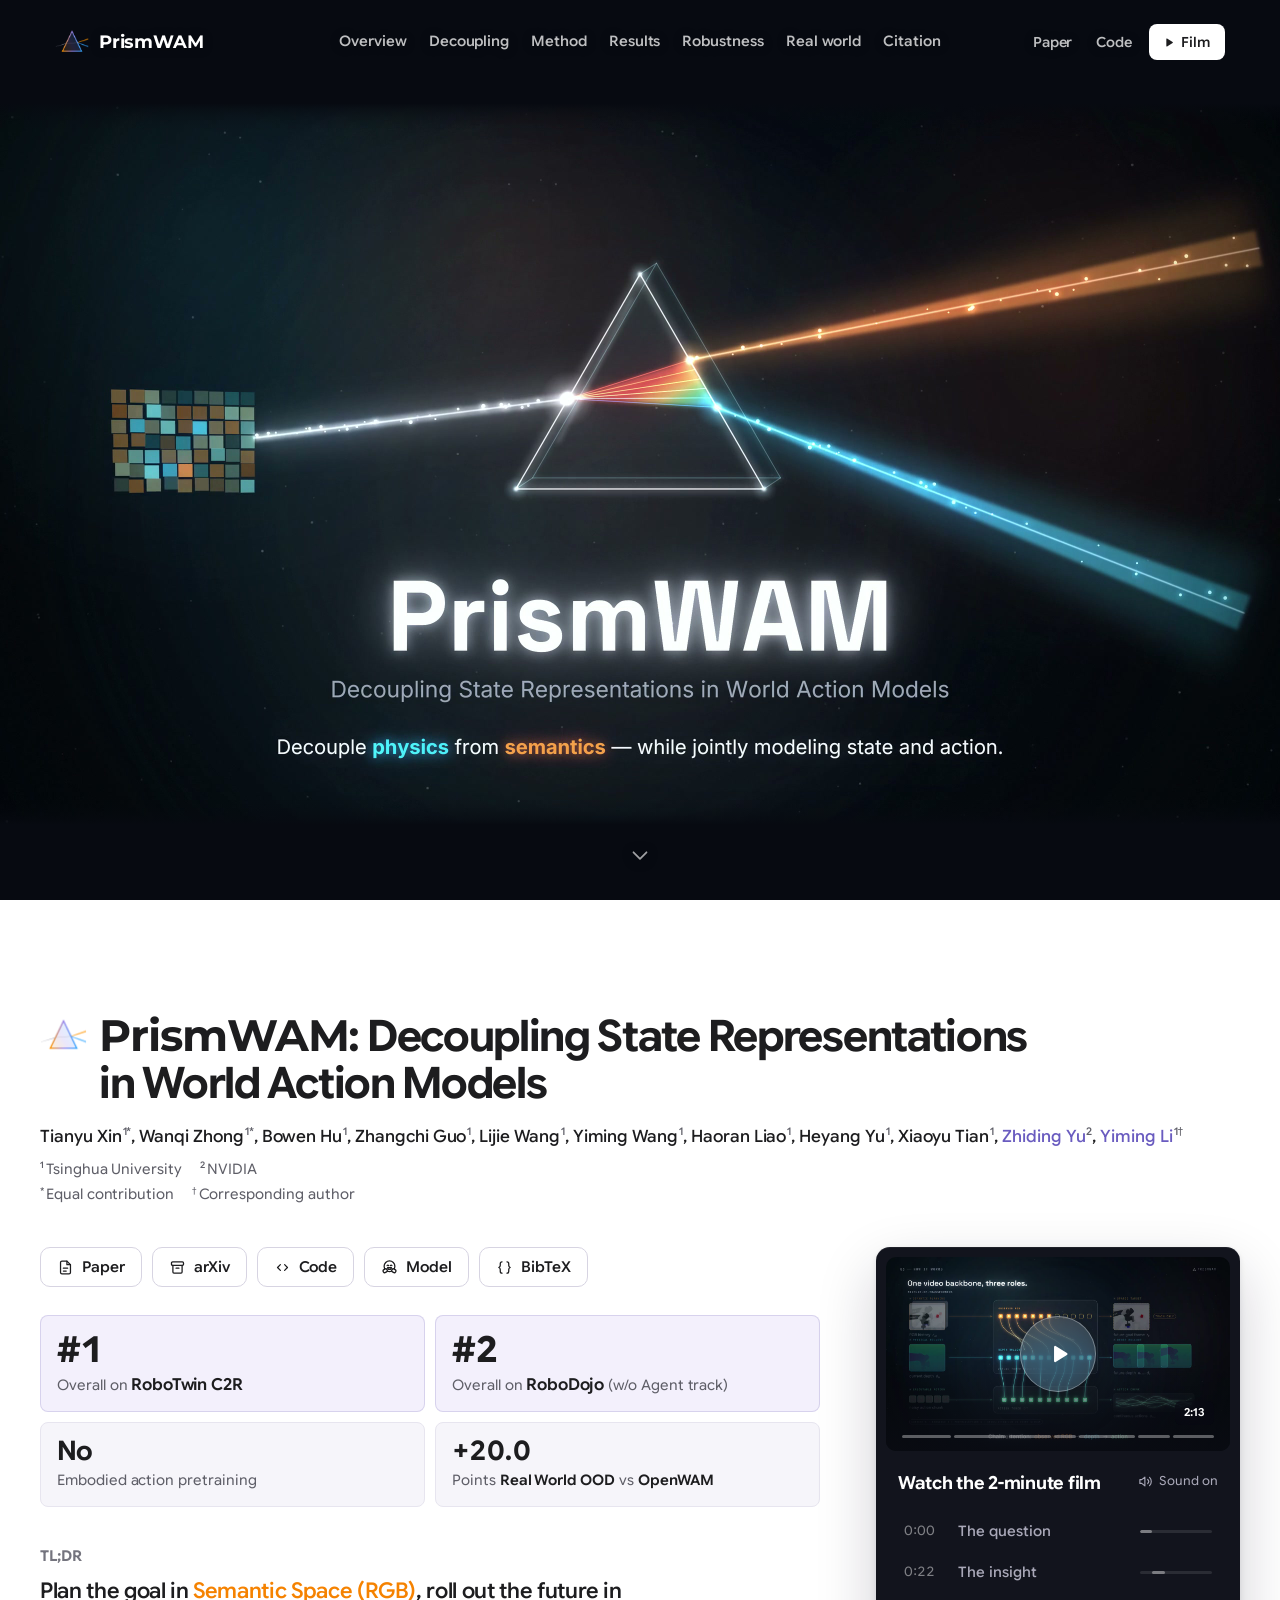
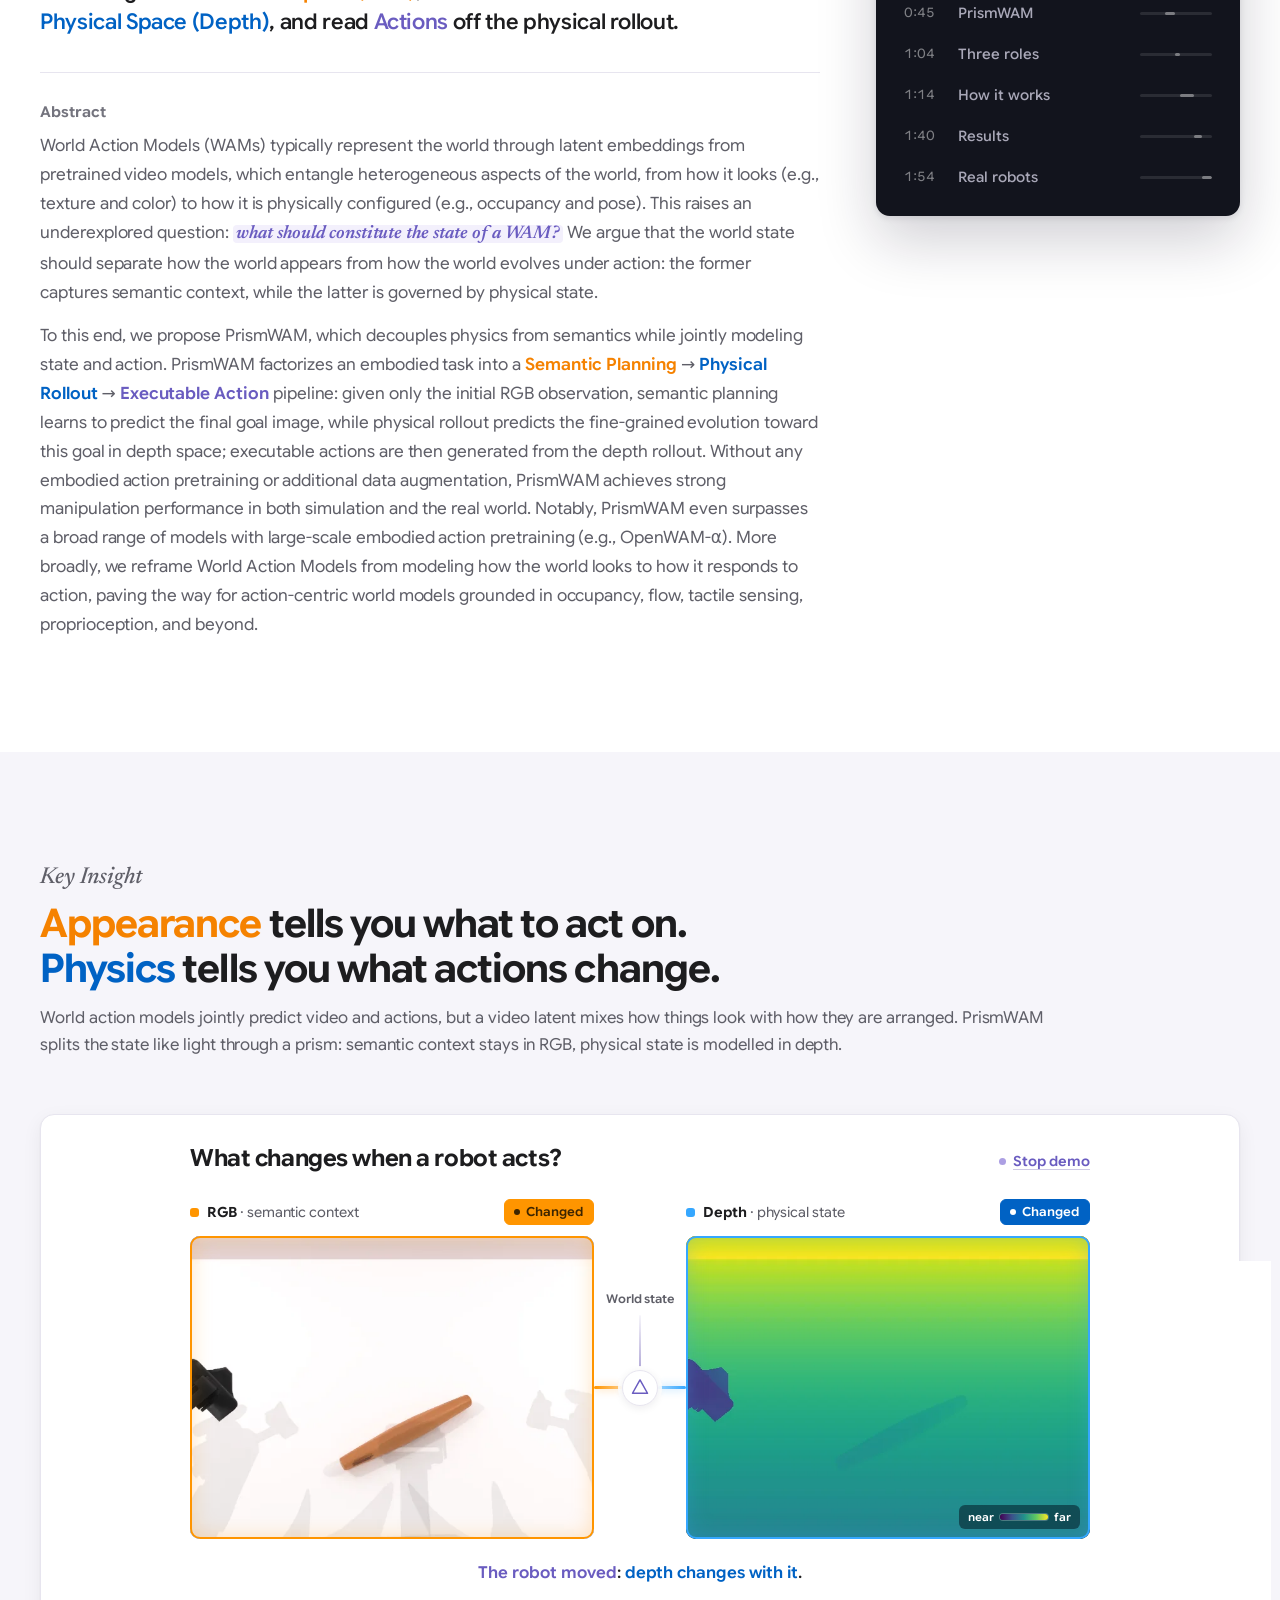
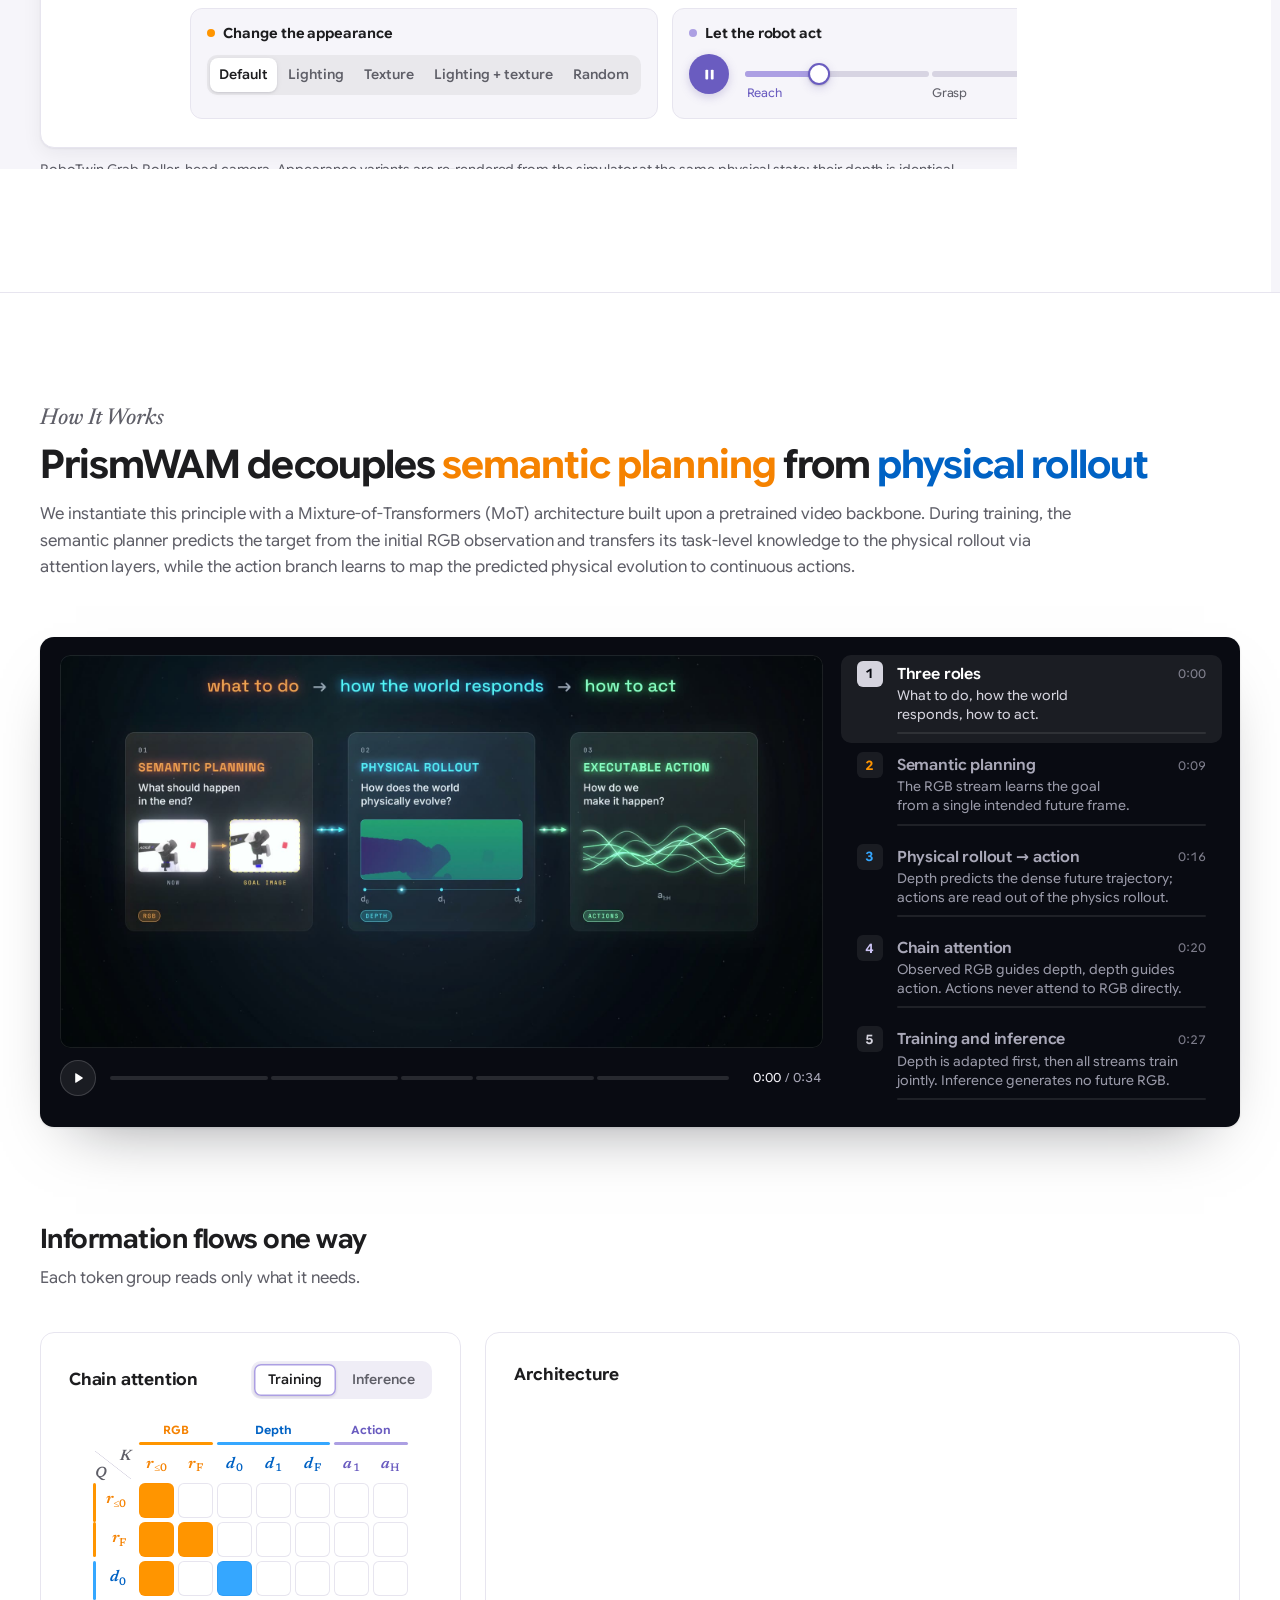
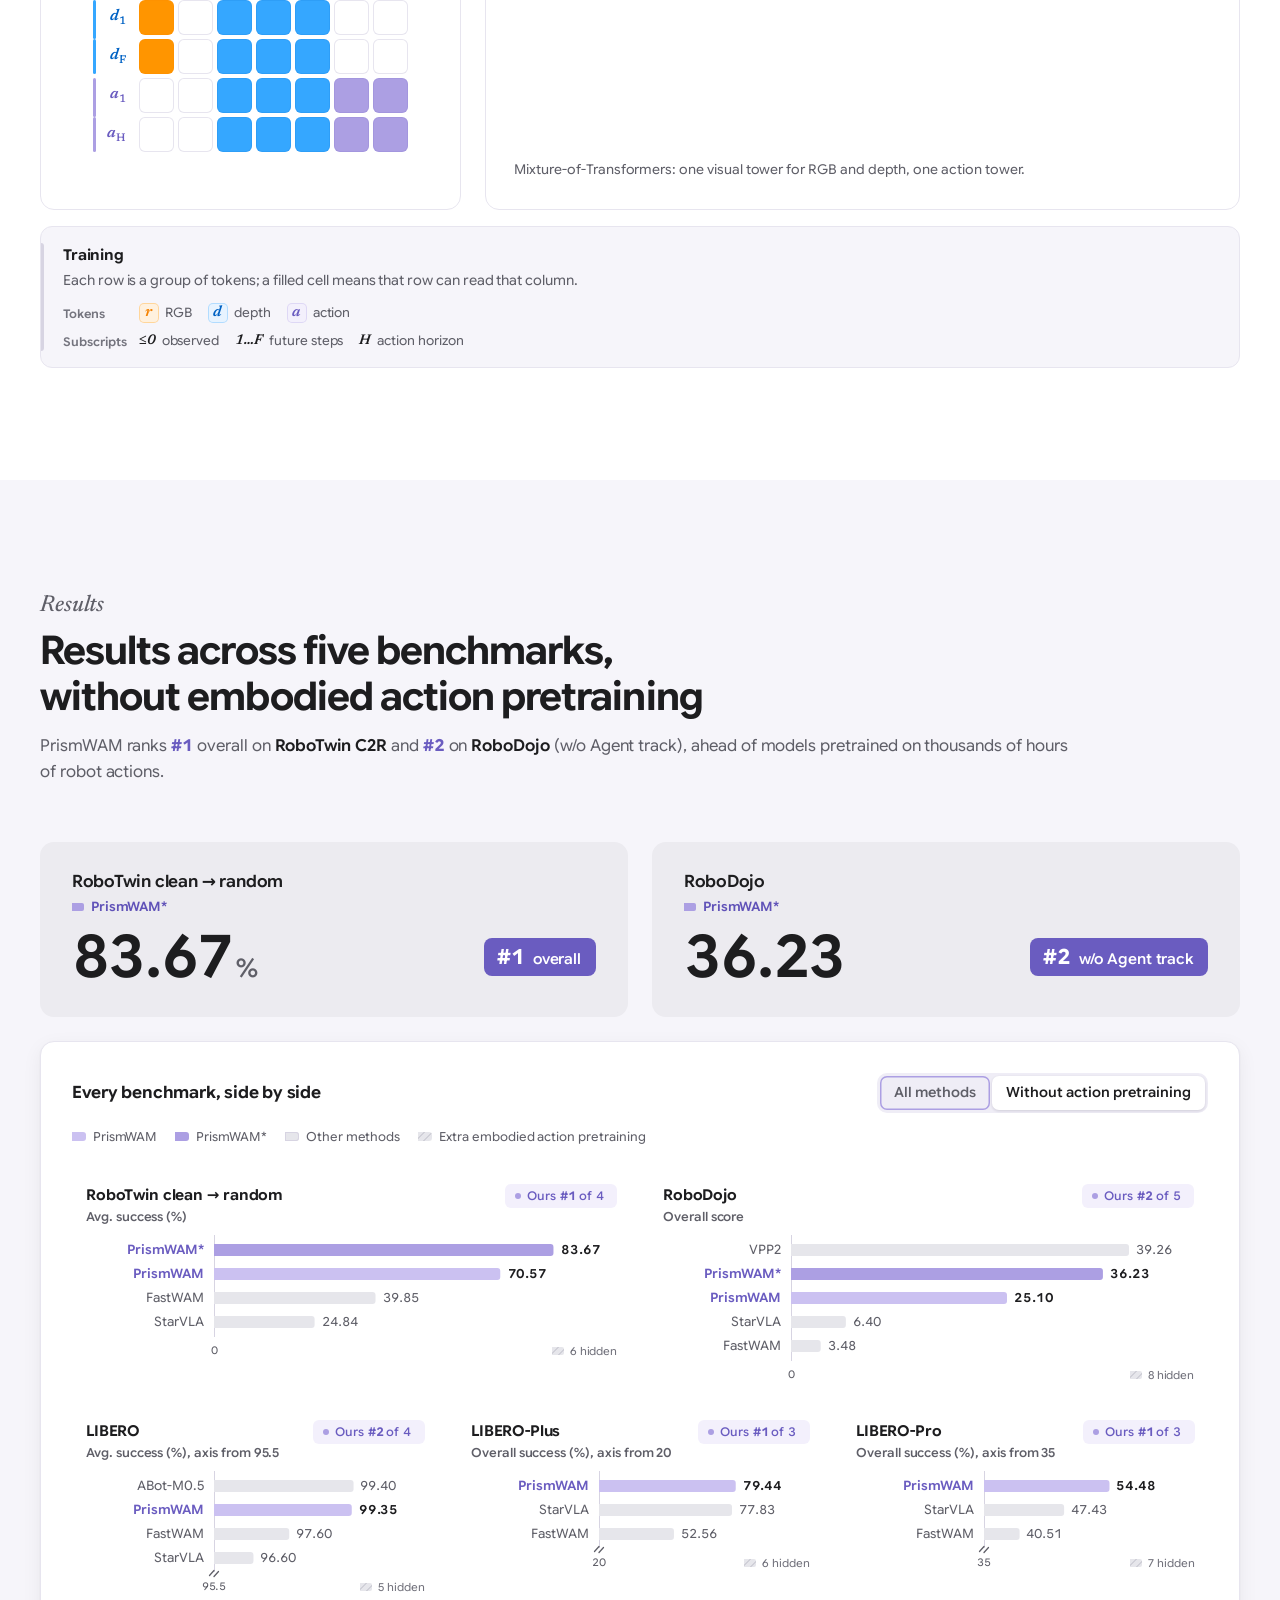
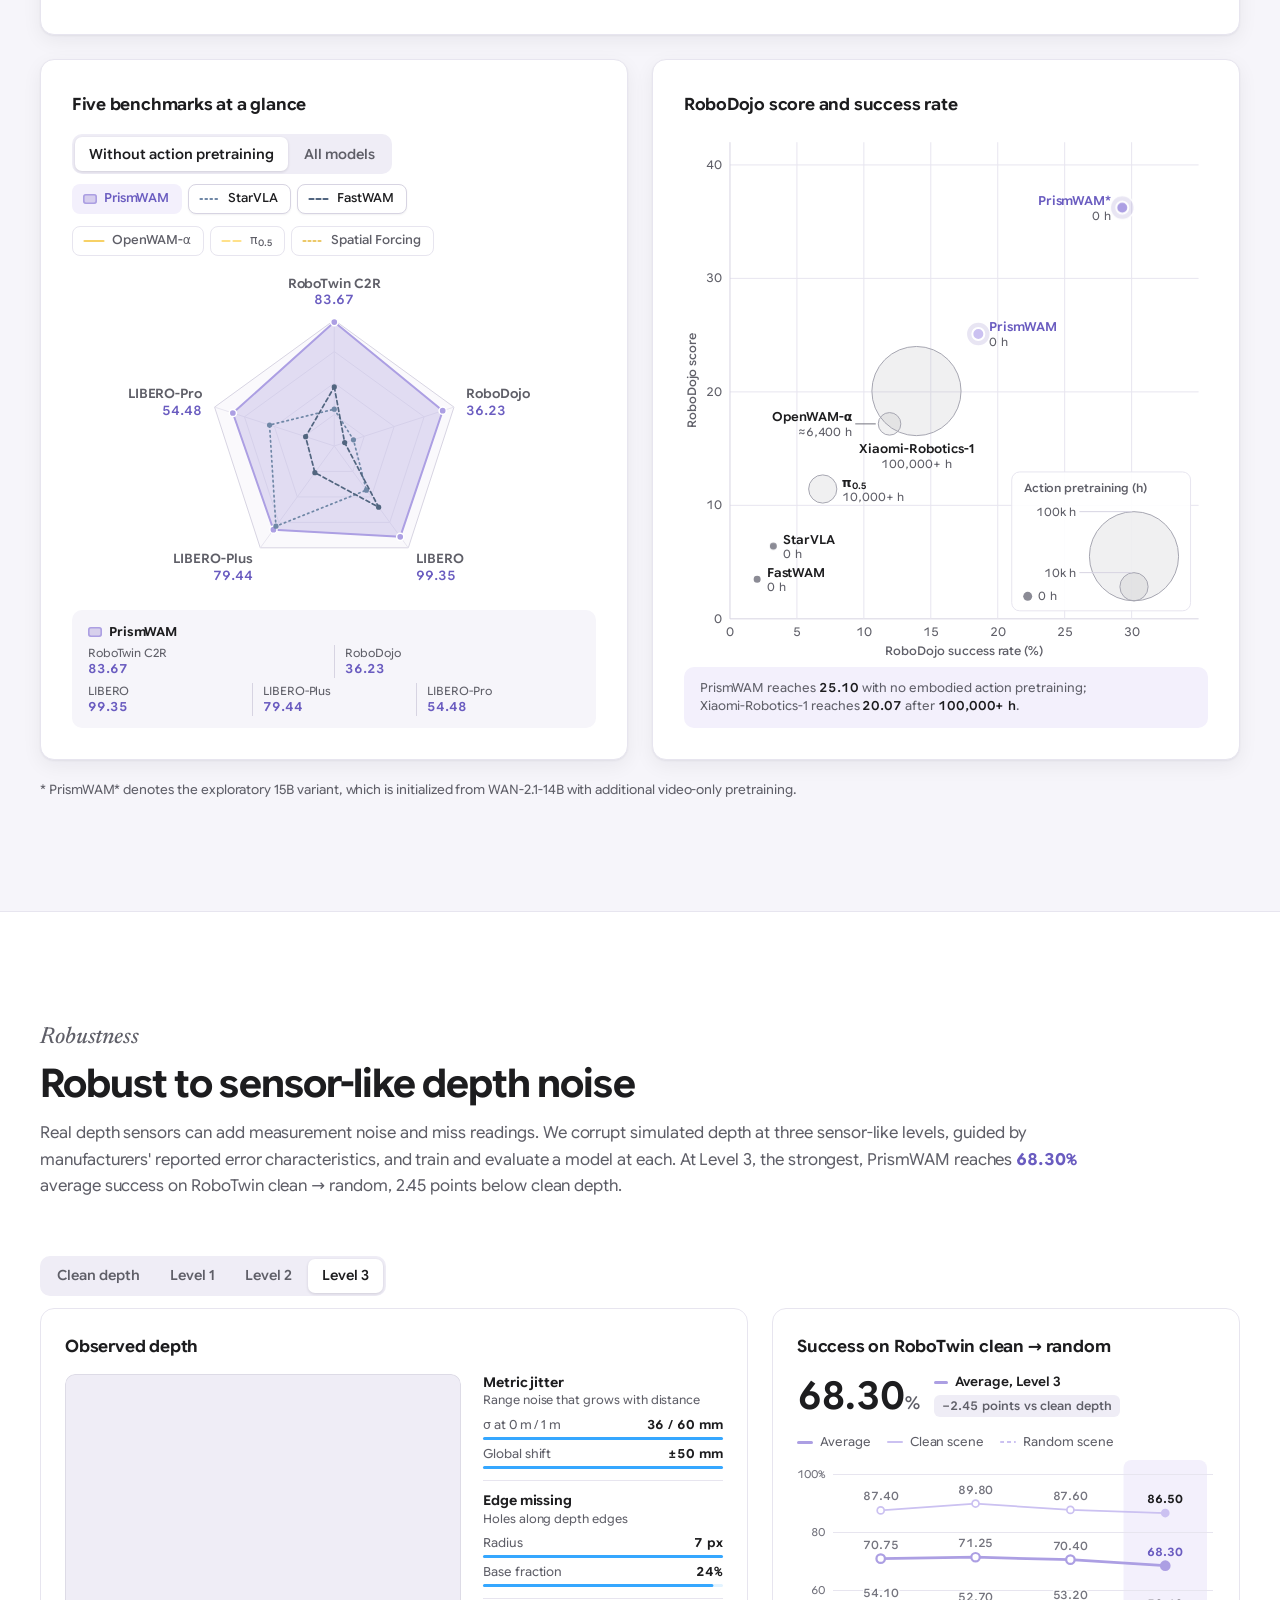
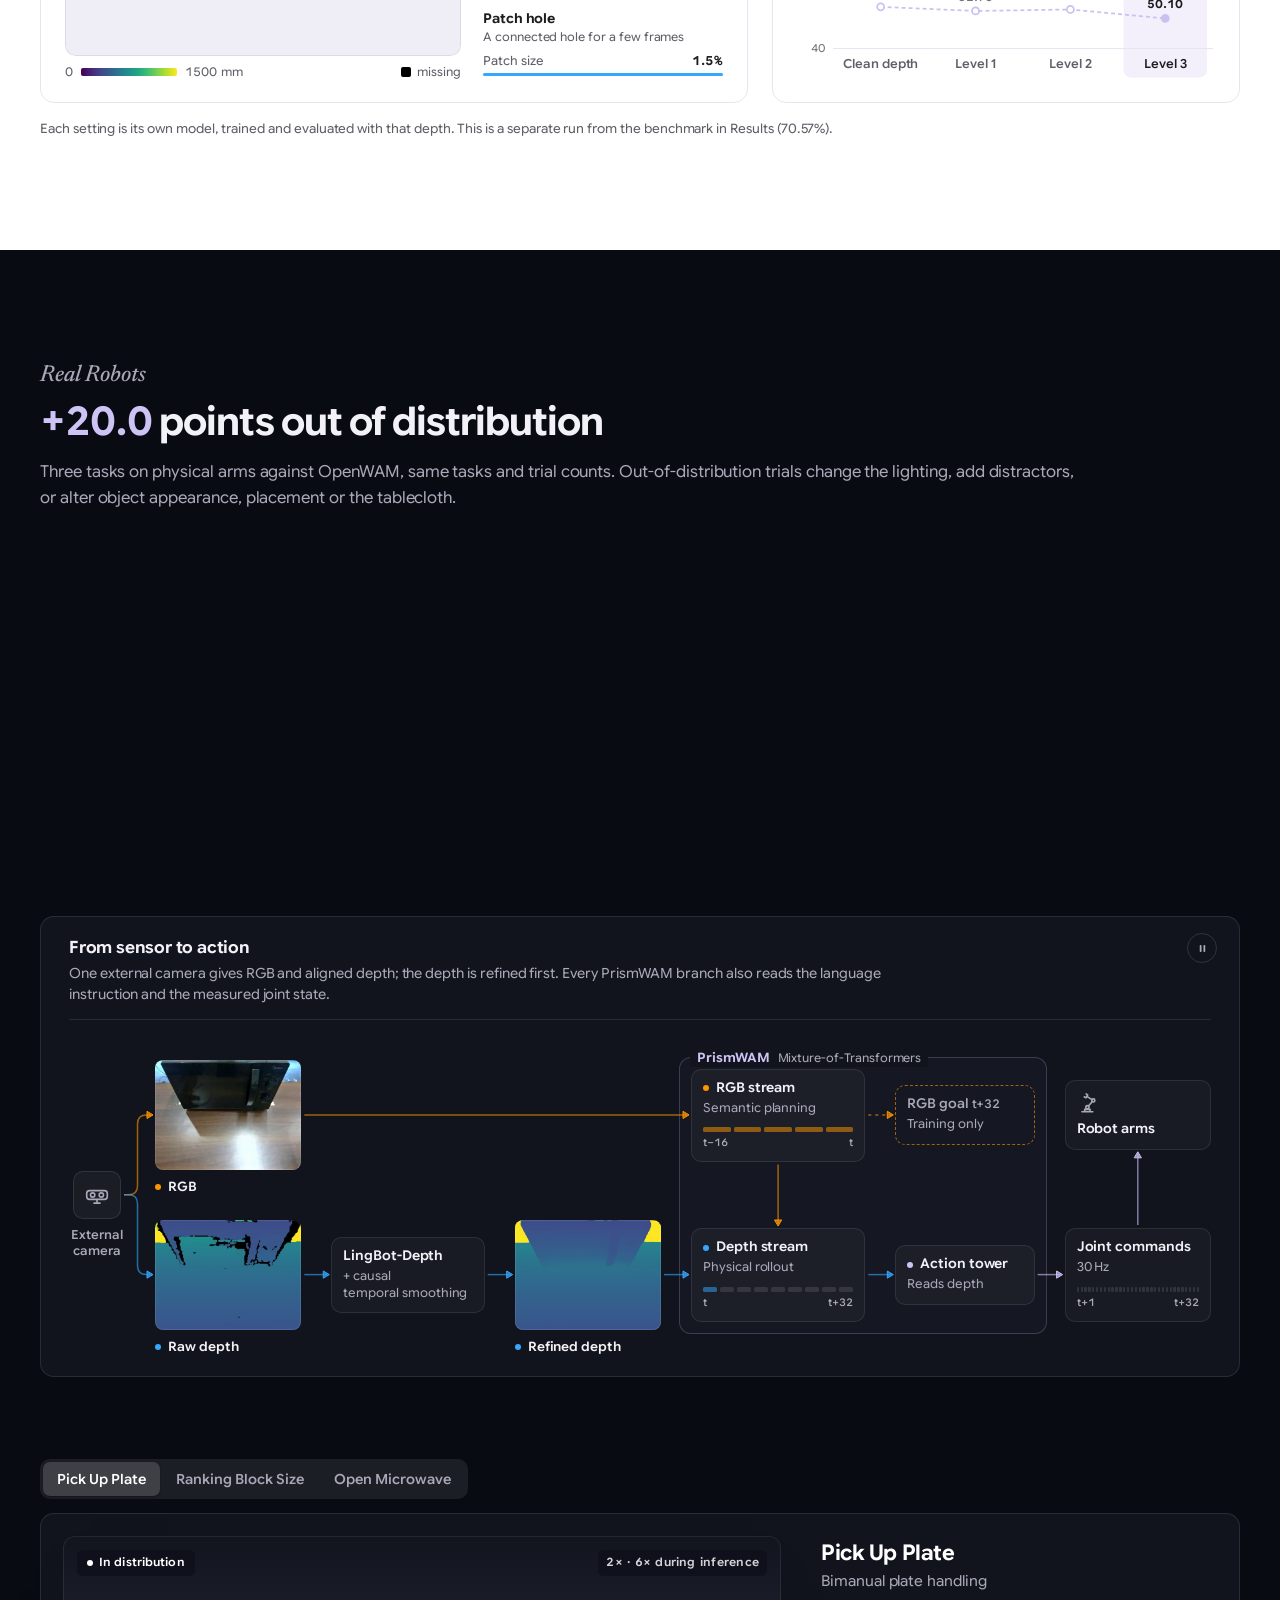
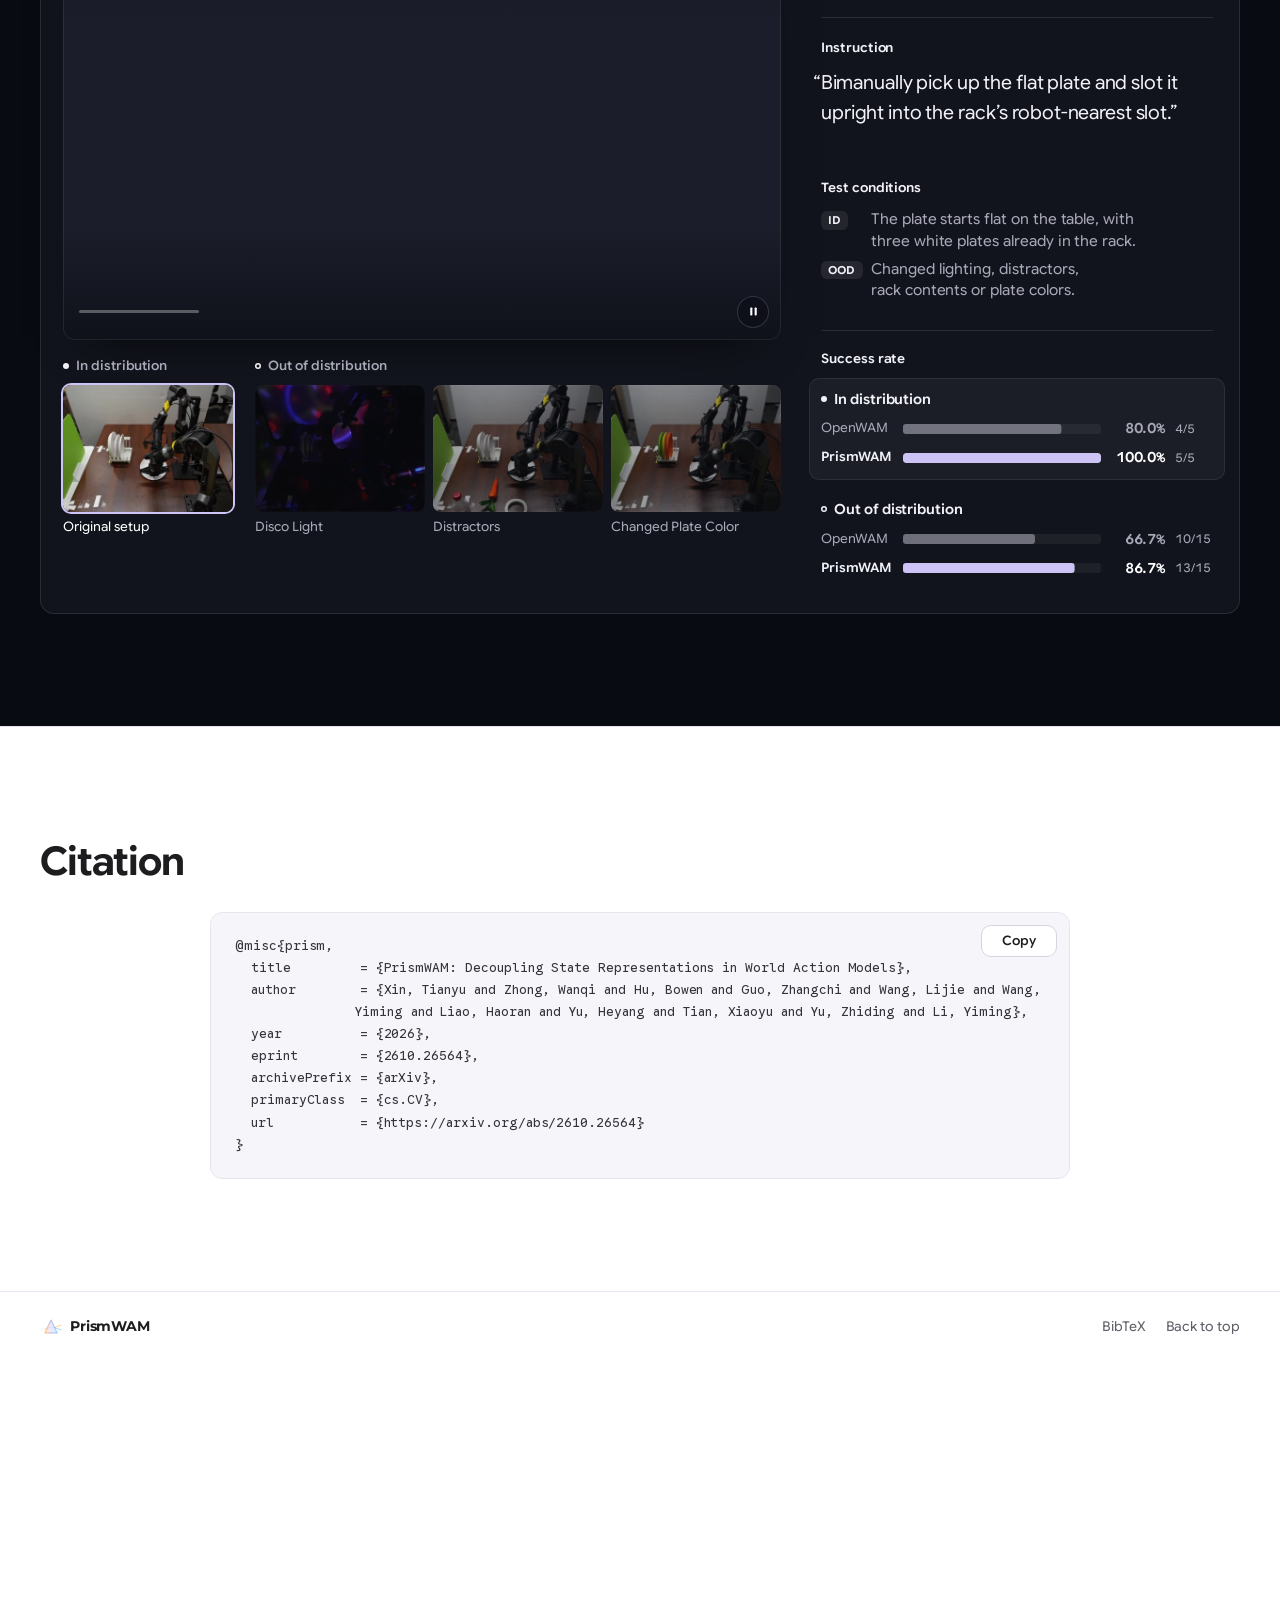
<file: index.html>
<!DOCTYPE html>
<html lang="en">
<head>
  <meta charset="UTF-8">
  <meta name="viewport" content="width=device-width, initial-scale=1.0">
  <title>PrismWAM: Decoupling State Representations in World Action Models</title>
  <meta name="description" content="PrismWAM decouples semantic context (RGB) from physical state (depth) in World Action Models: Semantic Planning → Physical Rollout → Executable Action. Best among methods without embodied action pretraining on three of the five simulation benchmarks; first overall on RoboTwin C2R and second on RoboDojo (w/o Agent track).">
  <meta property="og:type" content="website">
  <meta property="og:title" content="PrismWAM: Decoupling State Representations in World Action Models">
  <meta property="og:description" content="Plan in RGB, roll out physics in depth, act from the rollout. Best among methods without embodied action pretraining on three of the five simulation benchmarks; first overall on RoboTwin C2R and second on RoboDojo (w/o Agent track).">
  <meta property="og:image" content="static/video/hero_end.jpg">
  <meta name="twitter:card" content="summary_large_image">
  <meta name="theme-color" content="#090b12">
  <!-- Served behind a path-prefix proxy: ".../7860" must become ".../7860/" or relative asset paths break.
       Then mark JS as running (.reveal blocks start hidden only under .js), with a failsafe that shows them
       if core.js never wires its observer (it clears __prismRevealFS when it does). -->
  <script>(function () {
    var p = location.pathname, d = document.documentElement;
    if (!/\/$/.test(p) && !/\.[a-z0-9]+$/i.test(p)) { location.replace(p + "/" + location.search + location.hash); return; }
    d.classList.add("js");
    document.addEventListener("DOMContentLoaded", function () {
      window.__prismRevealFS = setTimeout(function () { d.classList.add("reveal-off"); }, 1500);
    });
  })();</script>
  <link rel="icon" type="image/png" sizes="64x64" href="static/img/favicon-64.png?v=55018ecd">
  <link rel="apple-touch-icon" href="static/img/apple-touch-icon.png?v=c0b401f5">
  <!-- fonts are self-hosted (@font-face in base.css); preload the one every visitor needs -->
  <link rel="preload" href="static/fonts/google-sans-flex-latin.woff2" as="font" type="font/woff2" crossorigin>
  <link rel="stylesheet" href="static/css/base.css?v=3e7bc03f">
  <link rel="stylesheet" href="static/css/nav-hero.css?v=fcf2a013">
  <link rel="stylesheet" href="static/css/lab.css?v=f3aefb95">
  <link rel="stylesheet" href="static/css/method.css?v=36a8a660">
  <link rel="stylesheet" href="static/css/results.css?v=c612f4f4">
  <link rel="stylesheet" href="static/css/robust.css?v=221e2891">
  <link rel="stylesheet" href="static/css/real.css?v=46c7778e">
</head>
<body>

<!-- ═════════ Nav (owner: A) ═════════ -->
<a class="nav-skip" href="#overview">Skip to content</a>
<header class="nav" id="nav" data-state="hero" data-tone="light">
  <nav class="nav-pill" aria-label="Sections">
    <a class="nav-brand" href="#top" aria-label="PrismWAM, back to top">
      <img class="nav-logo" src="static/img/logo-96.png?v=b854b73d" width="34" height="34" alt="" decoding="async">
      <span class="nav-brand-w">PrismWAM</span>
    </a>

    <div class="nav-tabs" id="nav-tabs">
      <span class="nav-ghost" aria-hidden="true"></span>
      <span class="nav-ind" aria-hidden="true"></span>
      <ul class="nav-list">
        <li><a class="nav-tab" href="#overview">Overview</a></li>
        <li><a class="nav-tab" href="#decoupling">Decoupling</a></li>
        <li><a class="nav-tab" href="#method">Method</a></li>
        <li><a class="nav-tab" href="#results">Results</a></li>
        <li><a class="nav-tab" href="#robust">Robustness</a></li>
        <li><a class="nav-tab" href="#real">Real world</a></li>
        <li><a class="nav-tab" href="#citation">Citation</a></li>
      </ul>
    </div>

    <div class="nav-acts">
      <a class="nav-act nav-paper" href="static/paper/PrismWAM.pdf" target="_blank" rel="noopener" title="Read the paper (PDF)">
        <span>Paper</span>
      </a>
      <a class="nav-act nav-code" href="https://github.com/THUSI-Lab/PrismWAM" target="_blank" rel="noopener" title="Code on GitHub">
        <span>Code</span>
      </a>
      <a class="nav-act nav-film" href="static/video/prismwam_intro_1080p.mp4?v=d734dcaa" data-film="0" aria-haspopup="dialog" aria-label="Play the film" title="Watch the 2-minute film">
        <svg viewBox="0 0 24 24" aria-hidden="true"><path d="M8 5.6v12.8a.9.9 0 0 0 1.37.77l10.2-6.4a.9.9 0 0 0 0-1.54L9.37 4.83A.9.9 0 0 0 8 5.6z" fill="currentColor"/></svg>
        <span>Film</span>
      </a>
    </div>
  </nav>
</header>


<main id="main">
<!-- ═════════ Hero (owner: A) — the whole film frame, fitted inside the first screen ═════════ -->
<section class="hero" id="top" aria-label="Introduction">
  <h1 class="vh" id="hero-title">PrismWAM: Decoupling State Representations in World Action Models</h1>

  <div class="hero-frame">
    <!-- no autoplay and preload="none": nav-hero.js switches to preload="auto" and plays (muted) only when motion is
         allowed, so reduced-motion visitors (who get the hero_end.jpg still) never download the clip unless they ask -->
    <video class="hero-video" id="hero-video" muted playsinline preload="none" disablepictureinpicture
           poster="static/video/hero_start.jpg?v=b83adede" aria-hidden="true">
      <!-- the whole 16:9 frame, music only; desktop: 2560x1440 (60 fps, ~5.5 Mb/s, so it never stalls on a slow link); phones: 1920x1080 -->
      <source src="static/video/hero_1440.mp4?v=0a015d60" type="video/mp4" media="(min-width: 901px)">
      <source src="static/video/hero_1080.mp4?v=45e73193" type="video/mp4">
    </video>
  </div>

  <div class="hero-ctrl" id="hero-ctrl">
    <button class="hero-btn hero-sound" id="hero-sound" type="button" aria-pressed="false" aria-label="Turn sound on">
      <svg class="hero-ring" viewBox="0 0 44 44" aria-hidden="true"><circle class="hero-ring-bg" cx="22" cy="22" r="20"/></svg>
      <svg class="hero-ic hero-ic-mute" viewBox="0 0 24 24" fill="none" stroke="currentColor" stroke-width="1.9" stroke-linecap="round" stroke-linejoin="round" aria-hidden="true"><path d="M10.5 5.5 6.6 8.8H4.2a.7.7 0 0 0-.7.7v5a.7.7 0 0 0 .7.7h2.4l3.9 3.3z" fill="currentColor"/><path d="m15.6 9.6 4.8 4.8M20.4 9.6l-4.8 4.8"/></svg>
      <svg class="hero-ic hero-ic-sound" viewBox="0 0 24 24" fill="none" stroke="currentColor" stroke-width="1.9" stroke-linecap="round" stroke-linejoin="round" aria-hidden="true"><path d="M10.5 5.5 6.6 8.8H4.2a.7.7 0 0 0-.7.7v5a.7.7 0 0 0 .7.7h2.4l3.9 3.3z" fill="currentColor"/><path d="M14.6 9.2a4 4 0 0 1 0 5.6M17.4 6.6a7.6 7.6 0 0 1 0 10.8"/></svg>
    </button>
    <button class="hero-btn hero-replay" id="hero-replay" type="button" data-state="playing" aria-label="Pause the opening animation">
      <svg class="hero-ring" viewBox="0 0 44 44" aria-hidden="true"><circle class="hero-ring-bg" cx="22" cy="22" r="20"/><circle class="hero-ring-fg" cx="22" cy="22" r="20"/></svg>
      <svg class="hero-ic hero-ic-pause" viewBox="0 0 24 24" aria-hidden="true"><rect x="7" y="5.5" width="3.4" height="13" rx="1.1" fill="currentColor"/><rect x="13.6" y="5.5" width="3.4" height="13" rx="1.1" fill="currentColor"/></svg>
      <svg class="hero-ic hero-ic-play" viewBox="0 0 24 24" aria-hidden="true"><path d="M8.5 5.8v12.4a.9.9 0 0 0 1.37.77l9.9-6.2a.9.9 0 0 0 0-1.54l-9.9-6.2a.9.9 0 0 0-1.37.77z" fill="currentColor"/></svg>
      <svg class="hero-ic hero-ic-replay" viewBox="0 0 24 24" fill="none" stroke="currentColor" stroke-width="2" stroke-linecap="round" stroke-linejoin="round" aria-hidden="true"><path d="M4.5 12a7.5 7.5 0 1 0 2.2-5.3"/><path d="M4.5 4.2v4.6h4.6"/></svg>
    </button>
  </div>

  <a class="hero-cue" href="#overview" aria-label="Scroll to the overview">
    <svg viewBox="0 0 24 24" fill="none" stroke="currentColor" stroke-width="1.6" stroke-linecap="round" stroke-linejoin="round" aria-hidden="true"><path d="m6 9.5 6 6 6-6"/></svg>
  </a>
</section>

<!-- ═════════ Overview (owner: A) ═════════ -->
<section class="sec ov" id="overview" aria-labelledby="ov-title">
  <div class="wrap">

    <!-- the title spans the full content width; the text column and the film card sit side by side below it -->
    <header class="ov-head">
      <h2 class="ov-title reveal" id="ov-title"><img class="ov-logo" src="static/img/logo-192.png?v=fe93c8e1" width="96" height="96" alt="" decoding="async"><span><span class="ov-brand">PrismWAM</span>: Decoupling State Representations<br class="ov-br"> in World Action Models</span></h2>
      <p class="ov-authors reveal"><span class="ov-au">Tianyu Xin<sup>1*</sup></span>, <span class="ov-au">Wanqi Zhong<sup>1*</sup></span>, <span class="ov-au">Bowen Hu<sup>1</sup></span>, <span class="ov-au">Zhangchi Guo<sup>1</sup></span>, <span class="ov-au">Lijie Wang<sup>1</sup></span>, <span class="ov-au">Yiming Wang<sup>1</sup></span>, <span class="ov-au">Haoran Liao<sup>1</sup></span>, <span class="ov-au">Heyang Yu<sup>1</sup></span>, <span class="ov-au">Xiaoyu Tian<sup>1</sup></span>, <span class="ov-au"><a href="https://research.nvidia.com/person/zhiding-yu" target="_blank" rel="noopener">Zhiding Yu</a><sup>2</sup></span>, <span class="ov-au"><a href="https://yimingli-page.github.io/" target="_blank" rel="noopener">Yiming Li</a><sup>1†</sup></span></p>
      <p class="ov-affil reveal"><span><sup>1</sup>Tsinghua University</span><span><sup>2</sup>NVIDIA</span></p>
      <p class="ov-affil ov-notes reveal"><span><sup>*</sup>Equal contribution</span><span><sup>†</sup>Corresponding author</span></p>
    </header>

    <div class="ov-grid">
      <div class="ov-main">
        <div class="ov-links reveal">
          <a class="btn btn-ink ov-watch" href="static/video/prismwam_intro_1080p.mp4?v=d734dcaa" data-film="0" aria-haspopup="dialog">
            <svg viewBox="0 0 24 24" aria-hidden="true"><path d="M8 5.6v12.8a.9.9 0 0 0 1.37.77l10.2-6.4a.9.9 0 0 0 0-1.54L9.37 4.83A.9.9 0 0 0 8 5.6z" fill="currentColor"/></svg>
            Film <small class="num" aria-hidden="true">2:13</small>
          </a>
          <a class="btn btn-line ov-paper" href="static/paper/PrismWAM.pdf" target="_blank" rel="noopener">
            <span class="ov-ic"><svg class="ic-l" viewBox="0 0 24 24" fill="none" stroke="currentColor" stroke-width="1.8" stroke-linecap="round" stroke-linejoin="round" aria-hidden="true"><path d="M14 3H7a2 2 0 0 0-2 2v14a2 2 0 0 0 2 2h10a2 2 0 0 0 2-2V8z"/><path d="M14 3v5h5M9 13h6M9 17h4"/></svg><svg class="ic-b" viewBox="0 0 24 24" aria-hidden="true"><path d="M7 2.2h7.2L19.8 7.8V19a2.8 2.8 0 0 1-2.8 2.8H7A2.8 2.8 0 0 1 4.2 19V5A2.8 2.8 0 0 1 7 2.2z" fill="currentColor"/><path class="cut" d="M14.2 2.2v4.1a1.5 1.5 0 0 0 1.5 1.5h4.1" fill-opacity=".45"/><path class="cut-l" d="M8.5 12.5h7M8.5 16h4.5" stroke-width="1.7" stroke-linecap="round"/></svg></span>
            Paper
          </a>
          <a class="btn btn-line ov-arxiv" href="https://arxiv.org/abs/2610.26564" target="_blank" rel="noopener">
            <span class="ov-ic"><svg class="ic-l" viewBox="0 0 24 24" fill="none" stroke="currentColor" stroke-width="1.8" stroke-linecap="round" stroke-linejoin="round" aria-hidden="true"><rect x="3.5" y="4" width="17" height="5" rx="1.5"/><path d="M5.5 9v9.5a1.5 1.5 0 0 0 1.5 1.5h10a1.5 1.5 0 0 0 1.5-1.5V9M10 13h4"/></svg><svg class="ic-b" viewBox="0 0 24 24" aria-hidden="true"><path fill="currentColor" d="M3.8423 0a1.0037 1.0037 0 0 0-.922.6078c-.1536.3687-.0438.6275.2938 1.1113l6.9185 8.3597-1.0223 1.1058a1.0393 1.0393 0 0 0 .003 1.4229l1.2292 1.3135-5.4391 6.4444c-.2803.299-.4538.823-.2971 1.1986a1.0253 1.0253 0 0 0 .9585.635.9133.9133 0 0 0 .6891-.3405l5.783-6.126 7.4902 8.0051a.8527.8527 0 0 0 .6835.2597.9575.9575 0 0 0 .8777-.6138c.1577-.377-.017-.7502-.306-1.1407l-7.0518-8.3418 1.0632-1.13a.9626.9626 0 0 0 .0089-1.3165L4.6336.4639s-.3733-.4535-.768-.463zm0 .272h.0166c.2179.0052.4874.2715.5644.3639l.005.006.0052.0055 10.169 10.9905a.6915.6915 0 0 1-.0072.945l-1.0666 1.133-1.4982-1.7724-8.5994-10.39c-.3286-.472-.352-.6183-.2592-.841a.7307.7307 0 0 1 .6704-.4401Zm14.341 1.5701a.877.877 0 0 0-.6554.2418l-5.6962 6.1584 1.6944 1.8319 5.3089-6.5138c.3251-.4335.479-.6603.3247-1.0292a1.1205 1.1205 0 0 0-.9763-.689zm-7.6557 12.2823 1.3186 1.4135-5.7864 6.1295a.6494.6494 0 0 1-.4959.26.7516.7516 0 0 1-.706-.4669c-.1119-.2682.0359-.6864.2442-.9083l.0051-.0055.0047-.0055z"/></svg></span>
            arXiv
          </a>
          <a class="btn btn-line ov-code" href="https://github.com/THUSI-Lab/PrismWAM" target="_blank" rel="noopener">
            <span class="ov-ic"><svg class="ic-l" viewBox="0 0 24 24" fill="none" stroke="currentColor" stroke-width="1.8" stroke-linecap="round" stroke-linejoin="round" aria-hidden="true"><path d="m9 8-4 4 4 4M15 8l4 4-4 4"/></svg><svg class="ic-b" viewBox="0 0 24 24" aria-hidden="true"><path fill="currentColor" d="M12 .297c-6.63 0-12 5.373-12 12 0 5.303 3.438 9.8 8.205 11.385.6.113.82-.258.82-.577 0-.285-.01-1.04-.015-2.04-3.338.724-4.042-1.61-4.042-1.61C4.422 18.07 3.633 17.7 3.633 17.7c-1.087-.744.084-.729.084-.729 1.205.084 1.838 1.236 1.838 1.236 1.07 1.835 2.809 1.305 3.495.998.108-.776.417-1.305.76-1.605-2.665-.3-5.466-1.332-5.466-5.93 0-1.31.465-2.38 1.235-3.22-.135-.303-.54-1.523.105-3.176 0 0 1.005-.322 3.3 1.23.96-.267 1.98-.399 3-.405 1.02.006 2.04.138 3 .405 2.28-1.552 3.285-1.23 3.285-1.23.645 1.653.24 2.873.12 3.176.765.84 1.23 1.91 1.23 3.22 0 4.61-2.805 5.625-5.475 5.92.42.36.81 1.096.81 2.22 0 1.606-.015 2.896-.015 3.286 0 .315.21.69.825.57C20.565 22.092 24 17.592 24 12.297c0-6.627-5.373-12-12-12"/></svg></span>
            Code
          </a>
          <a class="btn btn-line ov-hf" href="https://huggingface.co/THUSI-Lab/PrismWAM" target="_blank" rel="noopener" title="Model weights on Hugging Face">
            <span class="ov-ic"><svg class="ic-l" viewBox="0 0 24 24" fill="none" stroke="currentColor" stroke-width="1.8" stroke-linecap="round" stroke-linejoin="round" aria-hidden="true"><circle cx="12" cy="10.3" r="7.6"/><path d="M8.6 9.3q1.1-1.4 2.2 0M13.2 9.3q1.1-1.4 2.2 0"/><path d="M9.3 12.1h5.4a2.7 2.7 0 0 1-5.4 0z"/><rect class="hand" x="2.9" y="14.3" width="6" height="4.6" rx="2.3" transform="rotate(-32 5.9 16.6)"/><rect class="hand" x="15.1" y="14.3" width="6" height="4.6" rx="2.3" transform="rotate(32 18.1 16.6)"/></svg><svg class="ic-b" viewBox="0 0 24 24" aria-hidden="true"><defs><radialGradient id="ovHfFace" cx="40%" cy="30%" r="78%"><stop offset="0" stop-color="#FFEC80"/><stop offset=".55" stop-color="#FFC929"/><stop offset="1" stop-color="#F09300"/></radialGradient><linearGradient id="ovHfHand" x1="0" y1="0" x2="0" y2="1"><stop offset="0" stop-color="#FFD84D"/><stop offset="1" stop-color="#F29C00"/></linearGradient></defs><circle cx="12" cy="10.4" r="9" fill="url(#ovHfFace)"/><path d="M7.4 8.7c.7-1.2 2.2-1.2 2.9 0M13.7 8.7c.7-1.2 2.2-1.2 2.9 0" fill="none" stroke="#5B3511" stroke-width="1.6" stroke-linecap="round"/><path d="M7.9 11.4c.8 2.9 2.4 4.2 4.1 4.2s3.3-1.3 4.1-4.2z" fill="#5B3511"/><path d="M8.4 11.4h7.2l-.3.9H8.7z" fill="#fff"/><path d="M10.1 14.4c.6.6 1.2.9 1.9.9s1.3-.3 1.9-.9c-.5-.6-1.2-.9-1.9-.9s-1.4.3-1.9.9z" fill="#F45A5A"/><g class="hf-hands"><path d="M2.3 14.6c.4-1.1 1.7-1.4 2.6-.6l.4.4c-.2-1 .9-1.7 1.7-1.1l2.2 1.8c1.1.9 1.2 2.6.2 3.6l-.9.9c-1.3 1.3-3.4 1.4-4.8.2L2.6 17c-.7-.7-.7-1.6-.3-2.4z" fill="url(#ovHfHand)" stroke="#D98300" stroke-width=".5"/><path d="M4.2 15.2l1.6 1.4M5.4 14.4l1.6 1.4" stroke="#D98300" stroke-width=".5" stroke-linecap="round"/><g transform="matrix(-1 0 0 1 24 0)"><path d="M2.3 14.6c.4-1.1 1.7-1.4 2.6-.6l.4.4c-.2-1 .9-1.7 1.7-1.1l2.2 1.8c1.1.9 1.2 2.6.2 3.6l-.9.9c-1.3 1.3-3.4 1.4-4.8.2L2.6 17c-.7-.7-.7-1.6-.3-2.4z" fill="url(#ovHfHand)" stroke="#D98300" stroke-width=".5"/><path d="M4.2 15.2l1.6 1.4M5.4 14.4l1.6 1.4" stroke="#D98300" stroke-width=".5" stroke-linecap="round"/></g></g></svg></span>
            Model
          </a>
          <a class="btn btn-line ov-cite" href="#citation">
            <span class="ov-ic"><svg class="ic-l" viewBox="0 0 24 24" fill="none" stroke="currentColor" stroke-width="1.8" stroke-linecap="round" stroke-linejoin="round" aria-hidden="true"><path d="M8.5 4C6.6 4 6 5 6 6.8v2.4c0 1.4-.7 2.3-2 2.8 1.3.5 2 1.4 2 2.8v2.4C6 19 6.6 20 8.5 20M15.5 4C17.4 4 18 5 18 6.8v2.4c0 1.4.7 2.3 2 2.8-1.3.5-2 1.4-2 2.8v2.4c0 1.8-.6 2.8-2.5 2.8"/></svg><svg class="ic-b" viewBox="0 0 24 24" fill="none" stroke="currentColor" stroke-width="2.6" stroke-linecap="round" stroke-linejoin="round" aria-hidden="true"><path class="br-l" d="M8.5 4C6.6 4 6 5 6 6.8v2.4c0 1.4-.7 2.3-2 2.8 1.3.5 2 1.4 2 2.8v2.4C6 19 6.6 20 8.5 20"/><path class="br-r" d="M15.5 4C17.4 4 18 5 18 6.8v2.4c0 1.4.7 2.3 2 2.8-1.3.5-2 1.4-2 2.8v2.4c0 1.8-.6 2.8-2.5 2.8"/><circle cx="9.6" cy="12" r=".6" fill="currentColor"/><circle cx="12" cy="12" r=".6" fill="currentColor"/><circle cx="14.4" cy="12" r=".6" fill="currentColor"/></svg></span>
            BibTeX
          </a>
        </div>

        <div class="ov-tl reveal">
          <!-- key results: the #1 claim leads full width; numbers and tooltips are refreshed from PRISM_DATA by nav-hero.js -->
          <ul class="ov-stats" aria-label="Key results">
            <li class="ov-stat ov-stat-rank" title="Highest score of every compared method, including those with embodied action pretraining"><b class="num">#1</b><span data-stat="top1">Overall on <b class="ov-bm" data-bm="c2r">RoboTwin C2R</b></span></li>
            <li class="ov-stat ov-stat-rank" title="Second overall on RoboDojo, excluding the Agent track"><b class="num">#2</b><span>Overall on <b class="ov-bm">RoboDojo</b> <span class="ov-agent">(w/o Agent track)</span></span></li>
            <li class="ov-stat" title="No extra pretraining with robot-action supervision (π0.5 uses 10,000+ h)."><b>No</b><span>Embodied action pretraining</span></li>
            <li class="ov-stat" title="Pooled out-of-distribution success rate on the real-world tasks, PrismWAM minus OpenWAM"><b class="num" data-stat="ood">+20.0</b><span>Points <b class="ov-k">Real World OOD</b> vs <b class="ov-k">OpenWAM</b></span></li>
          </ul>
        </div>

        <div class="ov-tldr reveal">
          <h3 class="ov-label">TL;DR</h3>
          <p>Plan the goal in <span class="ov-w">Semantic Space (RGB)</span>, roll out the future in <span class="ov-c">Physical Space (Depth)</span>, and read <span class="ov-a">Actions</span> off the physical rollout.</p>
        </div>

        <div class="ov-abs reveal">
          <h3 class="ov-label">Abstract</h3>
          <p>World Action Models (WAMs) typically represent the world through latent embeddings from pretrained video models, which entangle heterogeneous aspects of the world, from how it looks (e.g., texture and color) to how it is physically configured (e.g., occupancy and pose). This raises an underexplored question: <em>what should constitute the state of a WAM?</em> We argue that the world state should separate how the world appears from how the world evolves under action: the former captures semantic context, while the latter is governed by physical state.</p>
          <p>To this end, we propose PrismWAM, which decouples physics from semantics while jointly modeling state and action. PrismWAM factorizes an embodied task into a <b class="ov-w">Semantic Planning</b> → <b class="ov-c">Physical Rollout</b> → <b class="ov-a">Executable Action</b> pipeline: given only the initial RGB observation, semantic planning learns to predict the final goal image, while physical rollout predicts the fine-grained evolution toward this goal in depth space; executable actions are then generated from the depth rollout. Without any embodied action pretraining or additional data augmentation, PrismWAM achieves strong manipulation performance in both simulation and the real world. Notably, PrismWAM even surpasses a broad range of models with large-scale embodied action pretraining (e.g., OpenWAM-α). More broadly, we reframe World Action Models from modeling how the world looks to how it responds to action, paving the way for action-centric world models grounded in occupancy, flow, tactile sensing, proprioception, and beyond.</p>
        </div>
      </div>

      <div class="ov-side reveal" role="group" aria-label="The PrismWAM film">
        <div class="ov-film" id="ov-film">
          <button class="ov-poster" type="button" data-film="0" aria-haspopup="dialog" aria-label="Play the 2-minute film from the start">
            <img src="static/video/film_card.jpg?v=73c756b9" alt="" width="1280" height="720" loading="lazy" decoding="async">
            <span class="ov-poster-shade" aria-hidden="true"></span>
            <span class="ov-play" aria-hidden="true">
              <svg viewBox="0 0 24 24"><path d="M8.6 5.9v12.2a.9.9 0 0 0 1.37.77l9.7-6.1a.9.9 0 0 0 0-1.54l-9.7-6.1a.9.9 0 0 0-1.37.77z" fill="currentColor"/></svg>
            </span>
            <span class="ov-poster-foot" aria-hidden="true">
              <span class="ov-peek"><span class="ov-peek-t num">0:00</span><span class="ov-peek-l">The question</span></span>
              <span class="ov-dur badge num">2:13</span>
              <span class="ov-track"></span>
            </span>
          </button>
          <div class="ov-film-body">
            <div class="ov-film-head">
              <h3 class="ov-film-title">Watch the 2-minute film</h3>
              <span class="ov-film-hint">
                <svg viewBox="0 0 24 24" fill="none" stroke="currentColor" stroke-width="1.8" stroke-linecap="round" stroke-linejoin="round" aria-hidden="true"><path d="M11 5 6 9H3v6h3l5 4z"/><path d="M15.5 8.5a5 5 0 0 1 0 7M18.5 5.5a9 9 0 0 1 0 13"/></svg>
                Sound on
              </span>
            </div>
            <ol class="ov-chapters" aria-label="Film chapters"></ol>
          </div>
        </div>
      </div>
    </div>

  </div>
</section>

<!-- ═════════ B. Decoupling lab (owner: B · lab.css / lab.js) ═════════ -->
<section class="sec sec-tint" id="decoupling" aria-labelledby="lab-h">
  <div class="wrap">
    <div class="sec-head reveal">
      <p class="sec-kicker">Key Insight</p>
      <h2 class="h-sec" id="lab-h"><span class="lab-hw">Appearance</span> tells you what to act on. <span class="lab-hc">Physics</span> tells you what actions change.</h2>
      <p class="lead">World action models jointly predict video and actions, but a video latent mixes how things look with how they are arranged. PrismWAM splits the state like light through a prism: semantic context stays in RGB, physical state is modelled in depth.</p>
    </div>

    <div class="sec-body">
      <!-- ── Part 1: interactive lab ── -->
      <figure class="lab-fig">
      <div class="card lab-card reveal" id="lab">
        <div class="lab-head">
          <h3 class="lab-title">What changes when a robot acts?</h3>
          <button class="lab-linkbtn" type="button" data-demo aria-label="Play demo"><span class="lab-stack" data-stack="demobtn" aria-hidden="true"><span class="is-on" data-k="play">Play demo</span><span data-k="stop"><span class="lab-live-dot"></span>Stop demo</span><span data-k="replay">Replay demo</span></span></button>
        </div>

        <div class="lab-stage">
          <!-- RGB view -->
          <div class="lab-top lab-top--rgb">
            <span class="lab-name"><i aria-hidden="true"></i><b>RGB</b><span class="lab-name-sub">&nbsp;· semantic context</span></span>
            <span class="lab-status lab-stack" data-stack="rgb" aria-hidden="true">
              <span class="lab-pill lab-pill--same is-on" data-k="same"><i></i>Unchanged</span>
              <span class="lab-pill lab-pill--warm" data-k="changed"><i></i>Changed</span>
            </span>
          </div>
          <div class="lab-frame lab-frame--rgb">
            <img class="lab-img" src="static/img/sim/rgb_clean_t00.webp?v=eca50b8f" width="640" height="480" loading="lazy" decoding="sync" alt="Simulator RGB from the head camera, frame 1 of 32 (reach), default appearance: a wooden roller on a white table.">
            <img class="lab-img lab-img--fade" width="640" height="480" alt="" aria-hidden="true">
            <span class="lab-ov lab-ov--rgb" aria-hidden="true"><i></i><span class="lab-ov-t">Lighting changed</span></span>
          </div>

          <!-- prism link between the two views -->
          <div class="lab-gutter" aria-hidden="true">
            <span class="lab-gut-lbl">World state</span>
            <span class="lab-beam lab-beam--in"></span>
            <span class="lab-beam lab-beam--w"><span class="lab-pulse"></span></span>
            <span class="lab-beam lab-beam--c"><span class="lab-pulse"></span></span>
            <span class="lab-prism"><svg viewBox="0 0 24 24"><path d="M12 3.5 L21 19.5 H3 Z" fill="none" stroke="currentColor" stroke-width="1.8" stroke-linejoin="round"/></svg></span>
          </div>

          <!-- Depth view -->
          <div class="lab-top lab-top--depth">
            <span class="lab-name"><i aria-hidden="true"></i><b>Depth</b><span class="lab-name-sub">&nbsp;· physical state</span></span>
            <span class="lab-status lab-stack" data-stack="depth" aria-hidden="true">
              <span class="lab-pill lab-pill--keep is-on" data-k="same"><svg viewBox="0 0 16 16"><path d="M3.5 8.4l3 3 6-6.4" fill="none" stroke="currentColor" stroke-width="2" stroke-linecap="round" stroke-linejoin="round"/></svg>Unchanged</span>
              <span class="lab-pill lab-pill--cool" data-k="changed"><i></i>Changed</span>
            </span>
          </div>
          <div class="lab-frame lab-frame--depth">
            <img class="lab-img" src="static/img/sim/depth_t00.webp?v=0f6d9a3d" width="640" height="480" loading="lazy" decoding="sync" alt="Simulator depth of the same frame, colour-coded from near (purple) to far (yellow).">
            <span class="lab-dkey" aria-hidden="true"><span>near</span><i></i><span>far</span></span>
            <span class="lab-ov lab-ov--d" aria-hidden="true"><svg viewBox="0 0 16 16"><path d="M3.5 8.4l3 3 6-6.4" fill="none" stroke="currentColor" stroke-width="2" stroke-linecap="round" stroke-linejoin="round"/></svg>Unchanged</span>
          </div>
        </div>

        <!-- fixed-height summary of the latest change -->
        <div class="lab-summary lab-stack" data-stack="sum" aria-hidden="true">
          <p class="is-on" data-k="idle">One moment, two views: <em class="lab-kw">RGB</em> shows what things are, <em class="lab-kc">depth</em> shows where they are.</p>
          <p data-k="look-light"><em class="lab-kw">New lighting</em>, <em class="lab-kc">identical depth</em>: <span class="lab-nw">re-rendered</span> at the same physical state.</p>
          <p data-k="look-tex"><em class="lab-kw">New textures</em>, <em class="lab-kc">identical depth</em>: <span class="lab-nw">re-rendered</span> at the same physical state.</p>
          <p data-k="look-both"><em class="lab-kw">New lighting and textures</em>, <em class="lab-kc">identical depth</em>: <span class="lab-nw">re-rendered</span> at the same physical state.</p>
          <p data-k="look-clean"><em class="lab-kw">Default appearance again</em>, <em class="lab-kc">identical depth</em>: only the rendering changed.</p>
          <p data-k="act"><em class="lab-ka">The robot moved</em>: <em class="lab-kc">depth changes with it</em>.</p>
          <p data-k="both"><em class="lab-kw">RGB</em> changes with lighting, texture and motion; <em class="lab-kc">depth</em> changes only with motion.</p>
        </div>
        <p class="vh" aria-live="polite" data-live></p>

        <div class="lab-controls">
          <div class="lab-group lab-group--look" role="group" aria-labelledby="lab-g1">
            <div class="lab-group-top">
              <span class="lab-group-name" id="lab-g1"><i aria-hidden="true"></i>Change the appearance</span>
            </div>
            <div class="lab-seg">
              <button class="lab-opt" type="button" data-look="clean" aria-pressed="true">Default</button>
              <button class="lab-opt" type="button" data-look="light" aria-pressed="false">Lighting</button>
              <button class="lab-opt" type="button" data-look="texture" aria-pressed="false">Texture</button>
              <button class="lab-opt lab-opt--wide" type="button" data-look="lighttex" aria-pressed="false">Lighting + texture</button>
              <button class="lab-opt" type="button" data-look="random" aria-pressed="false" aria-label="Random appearance">Random</button>
            </div>
          </div>

          <div class="lab-group lab-group--act" role="group" aria-labelledby="lab-g2">
            <div class="lab-group-top">
              <span class="lab-group-name" id="lab-g2"><i aria-hidden="true"></i>Let the robot act</span>
            </div>
            <div class="lab-tl">
              <button class="lab-play" type="button" data-icon="play" aria-label="Play the episode">
                <svg class="i-play" viewBox="0 0 16 16" aria-hidden="true"><path d="M4.5 2.9v10.2c0 .6.6.9 1.1.6l8-5.1a.7.7 0 0 0 0-1.2l-8-5.1c-.5-.3-1.1 0-1.1.6z" fill="currentColor"/></svg>
                <svg class="i-pause" viewBox="0 0 16 16" aria-hidden="true"><rect x="3.6" y="2.8" width="3" height="10.4" rx="1" fill="currentColor"/><rect x="9.4" y="2.8" width="3" height="10.4" rx="1" fill="currentColor"/></svg>
                <svg class="i-replay" viewBox="0 0 16 16" aria-hidden="true"><path d="M3.3 6.4A5 5 0 1 1 3 9.3" fill="none" stroke="currentColor" stroke-width="1.8" stroke-linecap="round"/><path d="M2.6 2.9v3.8h3.8" fill="none" stroke="currentColor" stroke-width="1.8" stroke-linecap="round" stroke-linejoin="round"/></svg>
              </button>
              <div class="lab-slider" role="slider" tabindex="0" aria-label="Episode frame" aria-valuemin="1" aria-valuemax="32" aria-valuenow="1" aria-valuetext="Frame 1 of 32, reach" style="--p:0">
                <span class="lab-phase" style="--a:0;--b:.5645"><span class="lab-phase-fill"></span></span>
                <span class="lab-phase" style="--a:.5645;--b:.8548"><span class="lab-phase-fill"></span></span>
                <span class="lab-phase" style="--a:.8548;--b:1"><span class="lab-phase-fill"></span></span>
                <span class="lab-carrier"><span class="lab-thumb"></span></span>
                <span class="lab-phaselbl" style="--a:0">Reach</span><span class="lab-phaselbl" style="--a:.5645">Grasp</span><span class="lab-phaselbl" style="--a:.8548">Lift</span>
              </div>
            </div>
          </div>
        </div>
      </div>
      <figcaption class="fig-cap">RoboTwin Grab Roller, head camera. Appearance variants are re-rendered from the simulator at the same physical state; their depth is identical.</figcaption>
      </figure>

    </div>
  </div>
</section>

<!-- ═════════ Method (owner: C) ═════════ -->
<section class="sec" id="method" aria-labelledby="mt-title">
  <div class="wrap">
    <div class="sec-head reveal">
      <p class="sec-kicker">How It Works</p>
      <h2 class="h-sec" id="mt-title">PrismWAM decouples <span class="ov-w">semantic planning</span> from <span class="ov-c">physical rollout</span></h2>
      <p class="lead">We instantiate this principle with a Mixture-of-Transformers (MoT) architecture built upon a pretrained video backbone. During training, the semantic planner predicts the target from the initial RGB observation and transfers its task-level knowledge to the physical rollout via attention layers, while the action branch learns to map the predicted physical evolution to continuous actions.</p>
    </div>

    <div class="sec-body">
      <!-- Part 1: video-synced stepper -->
      <div class="mt-tour reveal" id="mt-tour">
        <div class="mt-stage" id="mt-stage" role="tabpanel" aria-label="Method walkthrough video">
          <div class="mt-screen">
            <video class="mt-video" id="mt-video" muted playsinline loop preload="none" poster="static/video/method.jpg?v=dc6e3cc6"
                   aria-label="Animated walkthrough of the PrismWAM method: three roles, semantic planning, physical rollout to action, chain attention, training and inference">
              <source src="static/video/method.mp4?v=7bb3cf8f" type="video/mp4">
            </video>
          </div>
          <div class="mt-ctrl">
            <button class="mt-play" id="mt-play" type="button" aria-label="Play walkthrough" data-state="paused">
              <svg class="mt-ic-play" viewBox="0 0 20 20" aria-hidden="true"><path d="M6.5 4.6v10.8a.6.6 0 0 0 .92.5l8.3-5.4a.6.6 0 0 0 0-1L7.42 4.1a.6.6 0 0 0-.92.5Z" fill="currentColor"/></svg>
              <svg class="mt-ic-pause" viewBox="0 0 20 20" aria-hidden="true"><rect x="5.2" y="4.2" width="3.4" height="11.6" rx="1.1" fill="currentColor"/><rect x="11.4" y="4.2" width="3.4" height="11.6" rx="1.1" fill="currentColor"/></svg>
            </button>
            <div class="mt-scrub" id="mt-scrub" role="slider" tabindex="0" aria-label="Seek the walkthrough" aria-valuemin="0" aria-valuemax="34.5" aria-valuenow="0" aria-valuetext="0:00, Three roles">
              <span class="mt-seg s1" style="flex-grow:9"><i></i></span>
              <span class="mt-seg s2" style="flex-grow:7.2"><i></i></span>
              <span class="mt-seg s3" style="flex-grow:4.1"><i></i></span>
              <span class="mt-seg s4" style="flex-grow:6.7"><i></i></span>
              <span class="mt-seg s5" style="flex-grow:7.5"><i></i></span>
              <span class="mt-hover" aria-hidden="true"><span class="mt-hover-lab"></span></span>
            </div>
            <span class="mt-clock num" aria-hidden="true"><span class="mt-clock-t">0:00</span> / 0:34</span>
          </div>
        </div>

        <div class="mt-steps" id="mt-steps" role="tablist" aria-label="Method walkthrough" aria-orientation="vertical">
          <span class="mt-glide" aria-hidden="true"></span>
          <button class="mt-step s1" type="button" role="tab" id="mt-step-1" aria-controls="mt-stage" aria-selected="true" tabindex="0" data-start="0" data-end="9" data-still="8">
            <span class="mt-num" aria-hidden="true"><span>1</span></span>
            <span class="mt-title">Three roles</span>
            <span class="mt-time num" aria-hidden="true">0:00</span>
            <span class="mt-desc">What to do, how the world responds, how to act.</span>
            <span class="mt-bar" aria-hidden="true"><i></i></span>
          </button>
          <button class="mt-step s2" type="button" role="tab" id="mt-step-2" aria-controls="mt-stage" aria-selected="false" tabindex="-1" data-start="9" data-end="16.2" data-still="15.5">
            <span class="mt-num" aria-hidden="true"><span>2</span></span>
            <span class="mt-title">Semantic planning</span>
            <span class="mt-time num" aria-hidden="true">0:09</span>
            <span class="mt-desc">The RGB stream learns the goal from a single intended future frame.</span>
            <span class="mt-bar" aria-hidden="true"><i></i></span>
          </button>
          <button class="mt-step s3" type="button" role="tab" id="mt-step-3" aria-controls="mt-stage" aria-selected="false" tabindex="-1" data-start="16.2" data-end="20.3" data-still="19.6">
            <span class="mt-num" aria-hidden="true"><span>3</span></span>
            <span class="mt-title">Physical rollout → action</span>
            <span class="mt-time num" aria-hidden="true">0:16</span>
            <span class="mt-desc">Depth predicts the dense future trajectory; actions are read out of the physics rollout.</span>
            <span class="mt-bar" aria-hidden="true"><i></i></span>
          </button>
          <button class="mt-step s4" type="button" role="tab" id="mt-step-4" aria-controls="mt-stage" aria-selected="false" tabindex="-1" data-start="20.3" data-end="27" data-still="25.5">
            <span class="mt-num" aria-hidden="true"><span>4</span></span>
            <span class="mt-title">Chain attention</span>
            <span class="mt-time num" aria-hidden="true">0:20</span>
            <span class="mt-desc">Observed RGB guides depth, depth guides action. Actions never attend to RGB directly.</span>
            <span class="mt-bar" aria-hidden="true"><i></i></span>
          </button>
          <button class="mt-step s5" type="button" role="tab" id="mt-step-5" aria-controls="mt-stage" aria-selected="false" tabindex="-1" data-start="27" data-end="34.5" data-still="34">
            <span class="mt-num" aria-hidden="true"><span>5</span></span>
            <span class="mt-title">Training and inference</span>
            <span class="mt-time num" aria-hidden="true">0:27</span>
            <span class="mt-desc">Depth is adapted first, then all streams train jointly. Inference generates no future RGB.</span>
            <span class="mt-bar" aria-hidden="true"><i></i></span>
          </button>
        </div>

        <!-- narrow screens: the active step's sentence, all five stacked in one cell so the height never changes -->
        <div class="mt-cap" aria-hidden="true">
          <p class="mt-cap-v is-on">What to do, how the world responds, how to act.</p>
          <p class="mt-cap-v">The RGB stream learns the goal from a single intended future frame.</p>
          <p class="mt-cap-v">Depth predicts the dense future trajectory; actions are read out of the physics rollout.</p>
          <p class="mt-cap-v">Observed RGB guides depth, depth guides action. Actions never attend to RGB directly.</p>
          <p class="mt-cap-v">Depth is adapted first, then all streams train jointly. Inference generates no future RGB.</p>
        </div>
      </div>

      <!-- Part 2: chain attention matrix + architecture figure -->
      <div class="mt-sub reveal">
        <h3 class="mt-sub-title">Information flows one way</h3>
        <p class="lead mt-sub-lead">Each token group reads only what it needs.</p>
      </div>

      <div class="mt-arch">
        <div class="card mt-attn reveal" id="mt-attn">
          <div class="card-head mt-attn-head">
            <h4 class="card-title">Chain attention</h4>
            <div class="seg mt-mode" role="tablist" aria-label="Attention mask">
              <button type="button" role="tab" aria-selected="true" aria-controls="mt-mx" data-mode="train">Training</button>
              <button type="button" role="tab" aria-selected="false" aria-controls="mt-mx" data-mode="inf" tabindex="-1">Inference</button>
            </div>
          </div>
          <div class="mt-mx-wrap">
            <div class="mt-mx" id="mt-mx" data-mode="train" role="group" aria-label="Chain attention mask. Observed RGB reads itself; the RGB goal reads observed RGB; current depth reads observed RGB and itself; future depth reads observed RGB and all depth; actions read depth and actions, never RGB."></div>
          </div>
        </div>

        <figure class="card mt-fig reveal">
          <div class="card-head">
            <h4 class="card-title">Architecture</h4>
          </div>
          <!-- The crop shows the architecture panel (left 2409 px of the 3000 px figure, rendered from the paper PDF). Token hotspots are % boxes on that crop:
               each one frames a token's thumbnail(s) and label, never the shared towers, the task context or the title. -->
          <div class="mt-crop" id="mt-crop" data-mode="train">
            <img src="static/img/fig2_architecture_hd.webp?v=f1848b7a" width="3000" height="1192" loading="lazy" decoding="async" data-zoom=""
                 alt="PrismWAM architecture. A DiT visual tower takes history and current RGB, a noised sparse future RGB frame (training only), current depth and noised future depth; a DiT action tower, coupled by Mixture-of-Transformers, denoises the future action chunk. Both towers receive the encoded task context. The full figure also shows the chain attention masks for training and inference.">
            <span class="mt-hs m-rgb" data-t="r0" style="left:17.48%;top:62.58%;width:11.43%;height:25.01%"></span>
            <span class="mt-hs m-rgb" data-t="rF" style="left:28.11%;top:10.78%;width:14.48%;height:21.28%"></span>
            <span class="mt-hs m-rgb" data-t="rF" style="left:29.44%;top:63.08%;width:10.35%;height:24.52%"></span>
            <span class="mt-hs m-dep" data-t="d0" style="left:42.45%;top:63.16%;width:10.35%;height:24.44%"></span>
            <span class="mt-hs m-dep" data-t="d1" style="left:53.49%;top:10.78%;width:10.45%;height:21.23%"></span>
            <span class="mt-hs m-dep" data-t="d1" style="left:53.29%;top:63.21%;width:10.35%;height:24.39%"></span>
            <span class="mt-hs m-dep" data-t="dF" style="left:65.4%;top:10.78%;width:10.68%;height:21.17%"></span>
            <span class="mt-hs m-dep" data-t="dF" style="left:65.04%;top:63.21%;width:10.66%;height:24.39%"></span>
            <span class="mt-hs m-act" data-t="a" style="left:79.7%;top:11.17%;width:16.61%;height:17.68%"></span>
            <span class="mt-hs m-act" data-t="a" style="left:79.66%;top:65.43%;width:16.6%;height:21.41%"></span>
            <span class="mt-to" style="left:28.11%;top:10.78%;width:14.48%;height:27.57%"><span class="mt-to-chip">Training only</span></span>
            <span class="mt-to" style="left:29.44%;top:53.99%;width:10.35%;height:33.6%"></span>
            <button class="mt-zoom" id="mt-zoom" type="button" aria-label="Enlarge the architecture figure"></button>
          </div>
          <figcaption class="fig-cap">Mixture-of-Transformers: one visual tower for RGB and depth, one action tower.</figcaption>
        </figure>

        <!-- readout for the matrix rows and the figure hotspots: every state stacked in one cell, so its height is fixed -->
        <div class="mt-ex reveal" id="mt-ex"></div>
      </div>
    </div>
  </div>
</section>

<section id="results" class="sec sec-tint" aria-labelledby="rs-title">
  <div class="wrap">
    <div class="sec-head reveal">
      <p class="sec-kicker">Results</p>
      <h2 class="h-sec" id="rs-title">Results across five benchmarks, without embodied action pretraining</h2>
      <p class="lead">PrismWAM ranks <b class="rs-rk">#1</b> overall on <b>RoboTwin C2R</b> and <b class="rs-rk">#2</b> on <b>RoboDojo</b> (w/o Agent track), ahead of models pretrained on thousands of hours of robot actions.</p>
    </div>

    <div class="sec-body">
      <!-- 1 · headline numbers (values, model tags and ranks are recomputed from PRISM_DATA by results.js) -->
      <ul class="rs-stats reveal" aria-label="Headline results">
        <li class="rs-stat" data-stat="c2r">
          <p class="rs-stat-label"><span class="rs-sl-l">RoboTwin clean → random</span><span class="rs-sl-s">RoboTwin C2R</span></p>
          <p class="rs-stat-model"><i aria-hidden="true"></i><span>PrismWAM*</span></p>
          <p class="rs-stat-val"><span class="rs-stat-num num" data-countup>83.67</span><span class="rs-stat-unit">%</span></p>
          <p class="rs-stat-rank"><b class="num">#1</b><span>overall</span></p>
        </li>
        <li class="rs-stat" data-stat="dojo">
          <p class="rs-stat-label">RoboDojo</p>
          <p class="rs-stat-model"><i aria-hidden="true"></i><span>PrismWAM*</span></p>
          <p class="rs-stat-val"><span class="rs-stat-num num" data-countup>36.23</span><span class="rs-stat-unit"></span></p>
          <p class="rs-stat-rank"><b class="num">#2</b><span>w/o Agent track</span></p>
        </li>
      </ul>

      <!-- 2 · linked leaderboard: five small multiples, one global model highlight -->
      <div class="card rs-board reveal" id="rs-board">
        <div class="rs-board-top">
          <h3 class="card-title rs-board-title">Every benchmark, side by side</h3>
          <div class="rs-board-ctl">
            <div class="seg rs-filter" role="tablist" aria-label="Which methods to show">
              <button type="button" role="tab" aria-selected="true" aria-controls="rs-grid" data-filter="all" id="rs-tab-all"><span class="rs-fl">All methods</span><span class="rs-fs">All</span></button>
              <button type="button" role="tab" aria-selected="false" aria-controls="rs-grid" data-filter="nopre" id="rs-tab-nopre" tabindex="-1"><span class="rs-fl">Without action pretraining</span><span class="rs-fs">No action pretraining</span></button>
            </div>
          </div>
          <ul class="key rs-key" aria-label="Legend">
            <li><span class="sq k-ours-light"></span>PrismWAM</li>
            <li><span class="sq k-ours"></span>PrismWAM*</li>
            <li><span class="sq k-base"></span>Other methods</li>
            <li><span class="sq k-pre"></span>Extra embodied action pretraining</li>
          </ul>
        </div>
        <div class="rs-grid" id="rs-grid" role="tabpanel" aria-label="Leaderboards for five benchmarks"></div>
        <div class="rs-dots" id="rs-dots" role="group" aria-label="Choose a benchmark"></div>
      </div>

      <!-- 3 · radar + efficiency -->
      <div class="rs-pair">
        <div class="card rs-radar-card reveal">
          <div class="card-head">
            <h3 class="card-title">Five benchmarks at a glance</h3>
          </div>
          <div class="rs-rctl">
            <div class="seg rs-preset" role="group" aria-label="Which models to draw on the radar">
              <button type="button" aria-pressed="true" data-preset="nopre"><span class="rs-fl">Without action pretraining</span><span class="rs-fs">No action pretraining</span></button>
              <button type="button" aria-pressed="false" data-preset="all"><span class="rs-fl">All models</span><span class="rs-fs">All</span></button>
            </div>
            <span class="rs-custom" id="rs-custom" title="Your own selection of models">Custom</span>
          </div>
          <div class="rs-chips" id="rs-chips" role="group" aria-label="Models drawn on the radar, toggle each"></div>
          <div class="rs-radar-box" id="rs-radar-box">
            <svg class="rs-radar" id="rs-radar" tabindex="0" role="application" aria-roledescription="radar chart" aria-describedby="rs-info"></svg>
          </div>
          <div class="rs-info" id="rs-info" aria-live="off">
            <p class="rs-info-1"></p>
            <div class="rs-info-2"></div>
          </div>
        </div>

        <div class="card rs-eff-card reveal">
          <div class="card-head">
            <h3 class="card-title">RoboDojo score and success rate</h3>
          </div>
          <div class="rs-eff-box" id="rs-eff-box">
            <svg class="rs-eff" id="rs-eff" role="group" tabindex="-1"></svg>
          </div>
          <p class="rs-takeaway" id="rs-takeaway"></p>
        </div>
      </div>
      <p class="note rs-foot">* PrismWAM* denotes the exploratory 15B variant, which is initialized from WAN-2.1-14B with additional video-only pretraining.</p>
    </div>
  </div>
</section>

<!-- ═════════ Robustness to sensor-like depth noise (paper RQ2, appendix "depth corruption") — robust.css / robust.js ═════════ -->
<section id="robust" class="sec" aria-labelledby="rb-title">
  <div class="wrap">
    <div class="sec-head reveal">
      <p class="sec-kicker">Robustness</p>
      <h2 class="h-sec" id="rb-title">Robust to <span class="nowrap">sensor-like</span> depth noise</h2>
      <p class="lead">Real depth sensors can add measurement noise and miss readings. We corrupt simulated depth at three sensor-like levels, guided by manufacturers' reported error characteristics, and train and evaluate a model at each. At Level&nbsp;3, the strongest, PrismWAM reaches <b class="claim-num">68.30%</b> average success on RoboTwin clean&nbsp;→&nbsp;random, <span class="nowrap">2.45 points</span> below clean depth.</p>
    </div>

    <div class="sec-body">
      <div class="rb-ctl reveal">
        <div class="seg rb-seg" id="rb-seg" role="tablist" aria-label="Depth corruption level">
          <button type="button" role="tab" id="rb-t0" data-lv="0" aria-selected="false" aria-controls="rb-panel" tabindex="-1">Clean depth</button>
          <button type="button" role="tab" id="rb-t1" data-lv="1" aria-selected="false" aria-controls="rb-panel" tabindex="-1">Level 1</button>
          <button type="button" role="tab" id="rb-t2" data-lv="2" aria-selected="false" aria-controls="rb-panel" tabindex="-1">Level 2</button>
          <button type="button" role="tab" id="rb-t3" data-lv="3" aria-selected="true" aria-controls="rb-panel">Level 3</button>
        </div>
        <!-- narrow screens only: the success figure travels with the sticky control, so a level change is visible next to it -->
        <p class="rb-mini" aria-hidden="true">Average success <b class="rb-mini-n num">68.30%</b><span class="rb-mini-d num">−2.45 vs clean depth</span></p>
      </div>

      <div class="rb-grid reveal" id="rb-panel" role="tabpanel" tabindex="0" aria-labelledby="rb-t3" data-lv="3">
        <!-- left: what the policy sees, and how that level corrupts it (values from the paper's settings table) -->
        <div class="card rb-obs">
          <div class="card-head rb-head">
            <h3 class="card-title">Observed depth</h3>
          </div>

          <!-- the observation (with its colour scale) beside the recipe that produced it -->
          <div class="rb-obs-body">
            <div class="rb-view">
              <figure class="rb-fig">
                <img class="rb-img" data-lv="0" src="static/img/robust/clean.jpg?v=18fbc9db" width="720" height="513" loading="lazy" decoding="async" aria-hidden="true"
                     alt="Clean depth from the head camera: a gripper above a bottle lying on the table, coloured from near to far.">
                <img class="rb-img" data-lv="1" src="static/img/robust/level1.jpg?v=467869d4" width="720" height="513" loading="lazy" decoding="async" aria-hidden="true"
                     alt="Level 1: fine range noise and thin, broken holes along the depth edges.">
                <img class="rb-img" data-lv="2" src="static/img/robust/level2.jpg?v=e6cc05be" width="720" height="513" loading="lazy" decoding="async" aria-hidden="true"
                     alt="Level 2: stronger noise, wide holes around the gripper and bottle, and a patch hole on the table.">
                <img class="rb-img is-on" data-lv="3" src="static/img/robust/level3.jpg?v=8e215ede" width="720" height="513" loading="lazy" decoding="async"
                     alt="Level 3: the strongest noise and widest edge holes, with a patch hole on the table.">
              </figure>
              <div class="rb-scale" role="img" aria-label="Colour scale: 0 to 1500 millimetres, near in purple, far in yellow; black is missing depth">
                <span class="rb-tk">0</span><i class="rb-bar" aria-hidden="true"></i><span class="rb-tk">1500 mm</span>
                <span class="rb-miss"><i aria-hidden="true"></i>missing</span>
              </div>
            </div>

            <div class="rb-recipe">
              <div class="rb-type">
                <p class="rb-tn">Metric jitter</p>
                <p class="rb-td">Range noise that grows with distance</p>
                <dl class="rb-rows">
                  <div class="rb-row" data-p="sigma" style="--f: 1"><dt>σ at 0 m / 1 m</dt><dd class="rb-v">36 / 60 mm</dd></div>
                  <div class="rb-row" data-p="shift" style="--f: 1"><dt>Global shift</dt><dd class="rb-v">±50 mm</dd></div>
                </dl>
              </div>
              <div class="rb-type">
                <p class="rb-tn">Edge missing</p>
                <p class="rb-td">Holes along depth edges</p>
                <dl class="rb-rows">
                  <div class="rb-row" data-p="radius" style="--f: 1"><dt>Radius</dt><dd class="rb-v">7 px</dd></div>
                  <div class="rb-row" data-p="frac" style="--f: .96"><dt>Base fraction</dt><dd class="rb-v">24%</dd></div>
                </dl>
              </div>
              <div class="rb-type">
                <p class="rb-tn">Patch hole</p>
                <p class="rb-td">A connected hole for a few frames</p>
                <dl class="rb-rows">
                  <div class="rb-row" data-p="patch" style="--f: 1"><dt>Patch size</dt><dd class="rb-v">1.5%</dd></div>
                </dl>
              </div>
            </div>
          </div>
        </div>

        <!-- right: success across the four settings (drawn by robust.js; the table below carries the same numbers) -->
        <div class="card rb-perf">
          <div class="card-head rb-head">
            <h3 class="card-title">Success on RoboTwin clean → random</h3>
          </div>
          <div class="rb-perf-body">
            <div class="rb-side">
              <div class="rb-sum">
                <p class="rb-sum-v"><span class="rb-sum-n num">68.30</span><span class="rb-sum-u">%</span></p>
                <div class="rb-sum-t">
                  <p class="rb-sum-l"><span>Average, <span class="rb-sum-lv">Level 3</span></span></p>
                  <p class="rb-delta num">−2.45 points vs clean depth</p>
                </div>
              </div>
              <ul class="key rb-key" aria-hidden="true">
                <li><span class="rb-kl rb-k-mean"></span>Average</li>
                <li><span class="rb-kl rb-k-clean"></span>Clean scene</li>
                <li><span class="rb-kl rb-k-rand"></span>Random scene</li>
              </ul>
            </div>
            <div class="rb-chart" id="rb-chart" aria-hidden="true"></div>
          </div>
          <div class="vh">
            <table>
              <caption>Success rate (%) on RoboTwin clean → random by depth setting</caption>
              <thead><tr><th scope="col">Depth</th><th scope="col">Clean scene</th><th scope="col">Random scene</th><th scope="col">Average</th></tr></thead>
              <tbody>
                <tr><th scope="row">Clean depth</th><td>87.40</td><td>54.10</td><td>70.75</td></tr>
                <tr><th scope="row">Level 1</th><td>89.80</td><td>52.70</td><td>71.25</td></tr>
                <tr><th scope="row">Level 2</th><td>87.60</td><td>53.20</td><td>70.40</td></tr>
                <tr><th scope="row">Level 3</th><td>86.50</td><td>50.10</td><td>68.30</td></tr>
              </tbody>
            </table>
          </div>
        </div>
      </div>

      <p class="note rb-note">Each setting is its own model, trained and evaluated with that depth. This is a separate run from the benchmark in Results (70.57%).</p>
    </div>
  </div>
</section>

<!-- ═════════ E. Real world (owner: component E — real.css / real.js) ═════════ -->
<section class="sec sec-dark" id="real" aria-labelledby="real-title">
  <div class="wrap">
    <div class="sec-head reveal">
      <p class="sec-kicker">Real Robots</p>
      <h2 class="h-sec" id="real-title"><span class="claim-num" data-real-claim>+20.0</span> points out of distribution</h2>
      <p class="lead">Three tasks on physical arms against OpenWAM, same tasks and trial counts. <span class="nowrap">Out-of-distribution</span> trials change the lighting, add distractors, or alter object appearance, placement or the tablecloth.</p>
    </div>

    <div class="sec-body">
      <!-- 1. Pooled comparison (rows rendered by real.js from PRISM_DATA.REAL_POOLED) -->
      <figure class="real-pooled reveal" id="real-pooled" aria-labelledby="real-pooled-title">
        <div class="real-pooled-head">
          <h3 class="real-pooled-title" id="real-pooled-title">Pooled success, all three tasks</h3>
        </div>
        <div class="real-pooled-rows" id="real-pooled-rows"></div>
      </figure>

      <!-- 2. Real-robot pipeline: animated block diagram. Nodes are an ordered list laid out by CSS grid (two lanes
           left to right on desktop, two columns top to bottom when narrow); real.js draws the wires, frames the
           PrismWAM nodes and runs the loop. Facts: paper, Appendix "Views and temporal context" and Sec. 3. -->
      <div class="rp" id="real-pipe">
        <figure class="rp-card reveal" aria-labelledby="rp-title">
          <div class="rp-head">
            <h3 class="rp-title" id="rp-title">From sensor to action</h3>
            <p class="rp-lead">One external camera gives RGB and aligned depth; the depth is refined first. Every PrismWAM branch also reads the language instruction and the measured joint state.</p>
            <button class="rp-play" id="rp-play" type="button" aria-label="Pause animation">
              <svg class="i-pause" viewBox="0 0 16 16" aria-hidden="true"><rect x="4" y="3" width="2.6" height="10" rx="1"/><rect x="9.4" y="3" width="2.6" height="10" rx="1"/></svg>
              <svg class="i-play" viewBox="0 0 16 16" aria-hidden="true"><path d="M5 3.2v9.6a.6.6 0 0 0 .9.5l7.6-4.8a.6.6 0 0 0 0-1L5.9 2.7a.6.6 0 0 0-.9.5z"/></svg>
            </button>
          </div>
          <div class="rp-stage" id="rp-stage">
            <div class="rp-model" aria-hidden="true"><span class="rp-model-tag"><b>PrismWAM</b><span>Mixture-of-Transformers</span></span></div>
            <svg class="rp-wires" id="rp-wires" aria-hidden="true" focusable="false"></svg>
            <ol class="rp-flow" aria-label="Real-robot pipeline, in order">
              <li class="rp-node rp-cam rp-c-ink" data-k="cam" tabindex="0" aria-labelledby="rp-d-cam" aria-describedby="rp-help">
                <span class="rp-ico" aria-hidden="true"><svg viewBox="0 0 24 24" fill="none" stroke="currentColor" stroke-width="1.5" stroke-linecap="round" stroke-linejoin="round"><rect x="2.5" y="8" width="19" height="8" rx="2.6"/><circle cx="8" cy="12" r="2"/><circle cx="16" cy="12" r="2"/><path d="M12 16v3.2M9.2 19.5h5.6"/></svg></span>
                <span class="rp-name">External camera</span>
              </li>
              <li class="rp-node rp-media rp-c-warm" data-k="rgb" tabindex="-1" aria-labelledby="rp-d-rgb" aria-describedby="rp-help">
                <span class="rp-frame"><video class="rp-v" src="static/video/realpipe_rgb.mp4?v=7c93457e" poster="static/video/realpipe_rgb.jpg?v=68f9f552" data-still="static/img/realpipe/rgb.jpg?v=42ae6691" muted playsinline loop preload="none" disablepictureinpicture aria-hidden="true"></video></span>
                <span class="rp-cap"><i class="rp-dot"></i>RGB</span>
              </li>
              <li class="rp-node rp-media rp-c-cool" data-k="raw" tabindex="-1" aria-labelledby="rp-d-raw" aria-describedby="rp-help">
                <span class="rp-frame"><video class="rp-v" id="rp-v-raw" src="static/video/realpipe_raw.mp4?v=a4801663" poster="static/video/realpipe_raw.jpg?v=094c56b6" data-still="static/img/realpipe/depth_raw.jpg?v=b82226a8" muted playsinline loop preload="none" disablepictureinpicture aria-hidden="true"></video></span>
                <span class="rp-cap"><i class="rp-dot"></i>Raw depth</span>
              </li>
              <li class="rp-node rp-box rp-c-cool" data-k="refine" tabindex="-1" aria-labelledby="rp-d-refine" aria-describedby="rp-help">
                <span class="rp-name"><span class="nowrap">LingBot-Depth</span></span>
                <span class="rp-sub">+ causal temporal smoothing</span>
              </li>
              <li class="rp-node rp-media rp-c-cool" data-k="refined" tabindex="-1" aria-labelledby="rp-d-refined" aria-describedby="rp-help">
                <span class="rp-frame rp-wipe" id="rp-wipe">
                  <canvas class="rp-under" width="480" height="360" aria-hidden="true"></canvas>
                  <video class="rp-v rp-top" src="static/video/realpipe_refined.mp4?v=73bcb46c" poster="static/video/realpipe_refined.jpg?v=751f1677" data-still="static/img/realpipe/depth_refined.jpg?v=8cd9a78d" muted playsinline loop preload="none" disablepictureinpicture aria-hidden="true"></video>
                  <i class="rp-scan" aria-hidden="true"></i>
                </span>
                <span class="rp-cap"><i class="rp-dot"></i>Refined depth</span>
              </li>
              <li class="rp-node rp-box rp-c-warm" data-k="rgbs" tabindex="-1" aria-labelledby="rp-d-rgbs" aria-describedby="rp-help">
                <span class="rp-name"><i class="rp-dot"></i>RGB stream</span>
                <span class="rp-sub">Semantic planning</span>
                <span class="rp-ticks" data-ticks="rgb" aria-hidden="true"><b class="is-obs"></b><b class="is-obs"></b><b class="is-obs"></b><b class="is-obs"></b><b class="is-obs"></b></span>
                <span class="rp-tl" aria-hidden="true"><span>t−16</span><span>t</span></span>
              </li>
              <li class="rp-node rp-box rp-goal rp-c-warm" data-k="goal" tabindex="-1" aria-labelledby="rp-d-goal" aria-describedby="rp-help">
                <span class="rp-name">RGB goal <span class="rp-t">t+32</span></span>
                <span class="rp-sub">Training only</span>
              </li>
              <li class="rp-node rp-box rp-c-cool" data-k="depths" tabindex="-1" aria-labelledby="rp-d-depths" aria-describedby="rp-help">
                <span class="rp-name"><i class="rp-dot"></i>Depth stream</span>
                <span class="rp-sub">Physical rollout</span>
                <span class="rp-ticks" data-ticks="depth" aria-hidden="true"><b class="is-obs"></b><b></b><b></b><b></b><b></b><b></b><b></b><b></b><b></b></span>
                <span class="rp-tl" aria-hidden="true"><span>t</span><span>t+32</span></span>
              </li>
              <li class="rp-node rp-box rp-c-acc" data-k="act" tabindex="-1" aria-labelledby="rp-d-act" aria-describedby="rp-help">
                <span class="rp-name"><i class="rp-dot"></i>Action tower</span>
                <span class="rp-sub">Reads depth</span>
              </li>
              <li class="rp-node rp-box rp-c-acc" data-k="cmd" tabindex="-1" aria-labelledby="rp-d-cmd" aria-describedby="rp-help">
                <span class="rp-name">Joint commands</span>
                <span class="rp-sub">30 Hz</span>
                <span class="rp-ticks rp-comb" data-ticks="cmd" aria-hidden="true"></span>
                <span class="rp-tl" aria-hidden="true"><span>t+1</span><span>t+32</span></span>
              </li>
              <li class="rp-node rp-box rp-robot rp-c-acc" data-k="robot" tabindex="-1" aria-labelledby="rp-d-robot" aria-describedby="rp-help">
                <span class="rp-ico" aria-hidden="true"><svg viewBox="0 0 24 24" fill="none" stroke="currentColor" stroke-width="1.5" stroke-linecap="round" stroke-linejoin="round"><path d="M5.5 21h10M8 21v-2.2h5V21"/><circle cx="10.5" cy="16.8" r="1.5"/><path d="M11.5 15.7l3.6-4.1"/><circle cx="16" cy="10.5" r="1.4"/><path d="M14.8 9.8 10 6.8"/><path d="M10.85 5.44 9.15 8.16M10.85 5.44 9.32 4.49M9.15 8.16 7.62 7.21"/></svg></span>
                <span class="rp-name">Robot arms</span>
              </li>
            </ol>
            <!-- the hovered or focused stage's line, copied in by real.js (screen readers get it as the stage's name) -->
            <div class="rp-tip" id="rp-tip" aria-hidden="true"></div>
          </div>
          <!-- each stage's one line, read by assistive tech as the stage's name (aria-labelledby); shown on screen
               only in the floating tip above (#rp-tip) while that stage is hovered or focused -->
          <div class="vh">
            <span id="rp-d-cam"><b>External camera</b> One external view supplies RGB and aligned depth. No wrist images are used.</span>
            <span id="rp-d-rgb"><b>RGB</b> Five recent frames up to the current time t.</span>
            <span id="rp-d-raw"><b>Raw depth</b> Sensor depth in millimetres, aligned to the RGB view. Black pixels have no reading.</span>
            <span id="rp-d-refine"><b>LingBot-Depth</b> Refines each raw depth frame; causal temporal smoothing then uses past frames only.</span>
            <span id="rp-d-refined"><b>Refined depth</b> The frame at t is the initial physical state.</span>
            <span id="rp-d-rgbs"><b>RGB stream</b>, part of PrismWAM. Semantic planning: reads the RGB history to capture task intent.</span>
            <span id="rp-d-goal"><b>RGB goal</b>, part of PrismWAM. A training target only. Inference generates no future RGB.</span>
            <span id="rp-d-depths"><b>Depth stream</b>, part of PrismWAM. Physical rollout. Starts from the observed depth and predicts the depth rollout, guided by the observed RGB.</span>
            <span id="rp-d-act"><b>Action tower</b>, part of PrismWAM. Reads the depth rollout and the measured joint state at t.</span>
            <span id="rp-d-cmd"><b>Joint commands</b> Absolute joint commands for the next 32 steps.</span>
            <span id="rp-d-robot"><b>Robot arms</b> Execute the joint commands.</span>
            <span id="rp-help">Arrow keys move between stages.</span>
          </div>
        </figure>
      </div>

      <!-- 3. Evidence browser: one successful PrismWAM trial per case, played as a gentle tour (real.js).
           The clips (robot motion at 2×, inference pauses at 6×; 960×540) are listed here so build.py cache-busts their URLs; a <template> is inert,
           so nothing in it loads until real.js gives the selected case a <video>. -->
      <div class="real-browser reveal" id="real-browser">
        <div class="real-tabs-row">
          <div class="seg real-tabs" id="real-tabs" role="tablist" aria-label="Real-robot task">
            <span class="real-tabs-ind" aria-hidden="true"></span>
          </div>
        </div>

        <div class="real-panel" id="real-panel" role="tabpanel">
          <div class="real-media" id="real-media">
            <div class="real-viewer" id="real-viewer">
              <div class="real-stage" id="real-stage"></div>
              <div class="real-cover" id="real-cover" aria-hidden="true"><img alt="" width="960" height="540" decoding="async" draggable="false"></div>
              <div class="real-scrim" aria-hidden="true"></div>
              <span class="real-load" aria-hidden="true"></span>
              <div class="real-badges" aria-hidden="true">
                <span class="badge real-badge-mode" id="real-badge-mode"><i></i><span class="real-mode-l"></span><span class="real-mode-s"></span></span>
                <span class="badge real-badge-speed"><span class="real-spd-pair">2× · 6× <span class="real-speed-x">during </span>inference</span><span class="real-spd-u">2×</span></span>
              </div>
              <div class="real-hud">
                <div class="real-steps" id="real-steps" aria-hidden="true"><span class="real-step"><i></i></span></div>
                <button class="real-play" id="real-play" type="button" aria-label="Pause video">
                  <svg class="i-pause" viewBox="0 0 16 16" aria-hidden="true"><rect x="4" y="3" width="2.6" height="10" rx="1"/><rect x="9.4" y="3" width="2.6" height="10" rx="1"/></svg>
                  <svg class="i-play" viewBox="0 0 16 16" aria-hidden="true"><path d="M5 3.2v9.6a.6.6 0 0 0 .9.5l7.6-4.8a.6.6 0 0 0 0-1L5.9 2.7a.6.6 0 0 0-.9.5z"/></svg>
                </button>
              </div>
              <template id="real-clips">
                <video src="static/video/real/plate_id.mp4?v=dd121d6a" poster="static/video/real/plate_id.jpg?v=aeb86d7e"></video>
                <video src="static/video/real/plate_ood_lights.mp4?v=ad95c9e8" poster="static/video/real/plate_ood_lights.jpg?v=41510f35"></video>
                <video src="static/video/real/plate_ood_distractors.mp4?v=36337c50" poster="static/video/real/plate_ood_distractors.jpg?v=84058d68"></video>
                <video src="static/video/real/plate_ood_platecolor.mp4?v=6fd56f63" poster="static/video/real/plate_ood_platecolor.jpg?v=e7d876e7"></video>
                <video src="static/video/real/ranking_id.mp4?v=579ef2ef" poster="static/video/real/ranking_id.jpg?v=aab388e2"></video>
                <video src="static/video/real/ranking_ood_lights.mp4?v=d94af9d5" poster="static/video/real/ranking_ood_lights.jpg?v=cea9d514"></video>
                <video src="static/video/real/ranking_ood_distractors.mp4?v=67d96349" poster="static/video/real/ranking_ood_distractors.jpg?v=ed9bd548"></video>
                <video src="static/video/real/ranking_ood_tablecloth.mp4?v=8e7d1049" poster="static/video/real/ranking_ood_tablecloth.jpg?v=ea35c493"></video>
                <video src="static/video/real/microwave_id.mp4?v=030d192d" poster="static/video/real/microwave_id.jpg?v=381244d8"></video>
                <video src="static/video/real/microwave_ood_lights.mp4?v=002507dc" poster="static/video/real/microwave_ood_lights.jpg?v=d8c7b0ca"></video>
                <video src="static/video/real/microwave_ood_distractors.mp4?v=32c9ea19" poster="static/video/real/microwave_ood_distractors.jpg?v=e7ae3324"></video>
                <video src="static/video/real/microwave_ood_blocks.mp4?v=aedcd3f4" poster="static/video/real/microwave_ood_blocks.jpg?v=56268713"></video>
              </template>
            </div>
            <div class="real-rail" id="real-rail"></div>
          </div>

          <div class="real-info" id="real-info">
            <div class="real-info-top">
              <div class="real-swap real-swap-title" id="real-swap-title"></div>
              <div class="real-instr">
                <p class="real-label">Instruction</p>
                <div class="real-swap real-swap-instr" id="real-swap-instr"></div>
              </div>
              <div class="real-cond">
                <p class="real-label">Test conditions</p>
                <div class="real-swap real-swap-cond" id="real-swap-cond"></div>
              </div>
            </div>
            <div class="real-task-bars" id="real-task-bars"></div>
          </div>
        </div>
        <p class="vh" id="real-live" aria-live="polite"></p>
      </div>
    </div>
  </div>
</section>

<!-- ═════════ Citation (owner: base) ═════════ -->
<section class="sec" id="citation" aria-labelledby="cite-title">
  <div class="wrap">
    <div class="sec-head reveal">
      <h2 class="h-sec" id="cite-title">Citation</h2>
    </div>
    <div class="bib">
      <button class="btn btn-line bib-copy" id="bib-copy" type="button">Copy</button>
<pre id="bib-code"><span class="bib-l">@misc{prism,
</span><span class="bib-l bib-f">  <span class="bib-k">title         </span>= {PrismWAM: Decoupling State Representations in World Action Models},
</span><span class="bib-l bib-f">  <span class="bib-k">author        </span>= {Xin, Tianyu and Zhong, Wanqi and Hu, Bowen and Guo, Zhangchi and Wang, Lijie and Wang, Yiming and Liao, Haoran and Yu, Heyang and Tian, Xiaoyu and Yu, Zhiding and Li, Yiming},
</span><span class="bib-l bib-f">  <span class="bib-k">year          </span>= {2026},
</span><span class="bib-l bib-f">  <span class="bib-k">eprint        </span>= {2610.26564},
</span><span class="bib-l bib-f">  <span class="bib-k">archivePrefix </span>= {arXiv},
</span><span class="bib-l bib-f">  <span class="bib-k">primaryClass  </span>= {cs.CV},
</span><span class="bib-l bib-f">  <span class="bib-k">url           </span>= {https://arxiv.org/abs/2610.26564}
</span><span class="bib-l">}</span></pre>
    </div>
  </div>
</section>

</main>

<footer class="foot">
  <div class="wrap foot-in">
    <span class="foot-brand"><img src="static/img/logo-96.png?v=b854b73d" width="22" height="22" alt="" loading="lazy">PrismWAM</span>
    <span class="foot-links"><a href="#citation">BibTeX</a><a href="#main">Back to top</a></span>
  </div>
</footer>

<!-- ═════════ Film modal (owner: A) — open with PRISM.film.open(t) or any [data-film="seconds"] element ═════════ -->
<div class="film" id="film" role="dialog" aria-modal="true" aria-labelledby="film-title" hidden>
  <div class="film-panel">
    <div class="film-bar">
      <h2 class="film-title" id="film-title">Film</h2>
      <button class="film-close" type="button" data-film-close aria-label="Close the film">
        <svg viewBox="0 0 24 24" fill="none" stroke="currentColor" stroke-width="2" stroke-linecap="round" aria-hidden="true"><path d="M6.5 6.5l11 11M17.5 6.5l-11 11"/></svg>
      </button>
    </div>
    <div class="film-player">
      <!-- poster set from data-poster on first open, so the hidden dialog costs nothing on page load -->
      <video class="film-video" id="film-video" controls playsinline preload="none" data-poster="static/video/film.jpg?v=984e8663">
        <source src="static/video/prismwam_intro_1080p.mp4?v=d734dcaa" type="video/mp4">
      </video>
      <span class="film-seek" aria-hidden="true"><i></i><span class="film-seek-l">Jumping to</span> <b class="num">0:00</b></span>
      <!-- shown only if neither streaming nor the in-memory fallback can play the film (e.g. a server without Range support on Safari) -->
      <div class="film-fail" role="alert" hidden>
        <p>This browser could not stream the film from this server.</p>
        <a class="btn btn-light" href="static/video/prismwam_intro_1080p.mp4?v=d734dcaa" download>
          <svg viewBox="0 0 24 24" fill="none" stroke="currentColor" stroke-width="1.9" stroke-linecap="round" stroke-linejoin="round" aria-hidden="true"><path d="M12 4v11M7 10.5l5 5 5-5M5 19.5h14"/></svg>
          Download the film <small class="num">MP4, 41 MB</small>
        </a>
      </div>
    </div>
    <div class="film-chapters" role="group" aria-label="Chapters"></div>
  </div>
</div>


<div class="lightbox" id="lightbox" role="dialog" aria-modal="true" aria-label="Enlarged figure" hidden>
  <button class="lightbox-close" type="button" aria-label="Close">&times;</button>
  <img alt="">
</div>

<script src="static/js/data.js?v=ab76301e"></script>
<script src="static/js/core.js?v=2e4bd3b2"></script>
<script src="static/js/nav-hero.js?v=bf5e3f86"></script>
<script src="static/js/lab.js?v=8a8b106c"></script>
<script src="static/js/method.js?v=3ffe92d5"></script>
<script src="static/js/results.js?v=bee4eb63"></script>
<script src="static/js/robust.js?v=1154c55c"></script>
<script src="static/js/real.js?v=bc14f198"></script>
</body>
</html>
</file>
<file: static/css/base.css>
/* PrismWAM — base design system.
   Identity: a dark cinematic front door (the intro film) opening onto a calm, wide, centred page.
   One accent family (lavender) marks PrismWAM; warm = semantic context (RGB), cool = physical state (depth),
   matching the film's orange and cyan beams. Everything else is neutral grey. */

/* ───────── fonts (self-hosted, SIL OFL 1.1 — see static/fonts/OFL-*.txt) ─────────
   Served from this origin so a slow or blocked fonts.googleapis.com can never hold up the first paint.
   Variable fonts; subsets and unicode-ranges follow Google Fonts (latin, latin-ext, Greek/math, arrows). */
@font-face { font-family: "Montserrat"; font-style: normal; font-weight: 100 900; font-display: swap;
  src: url("../fonts/montserrat-latin.woff2") format("woff2");
  unicode-range: U+0000-00FF, U+0131, U+0152-0153, U+02BB-02BC, U+02C6, U+02DA, U+02DC, U+0304, U+0308, U+0329, U+2000-206F, U+20AC, U+2122, U+2191, U+2193, U+2212, U+2215, U+FEFF, U+FFFD; }
@font-face { font-family: "Newsreader"; font-style: normal; font-weight: 400 700; font-display: swap;
  src: url("../fonts/newsreader-latin.woff2") format("woff2");
  unicode-range: U+0000-00FF, U+0131, U+0152-0153, U+02BB-02BC, U+02C6, U+02DA, U+02DC, U+0304, U+0308, U+0329, U+2000-206F, U+20AC, U+2122, U+2191, U+2193, U+2212, U+2215, U+FEFF, U+FFFD; }
@font-face { font-family: "Newsreader"; font-style: italic; font-weight: 400 700; font-display: swap;
  src: url("../fonts/newsreader-italic-latin.woff2") format("woff2");
  unicode-range: U+0000-00FF, U+0131, U+0152-0153, U+02BB-02BC, U+02C6, U+02DA, U+02DC, U+0304, U+0308, U+0329, U+2000-206F, U+20AC, U+2122, U+2191, U+2193, U+2212, U+2215, U+FEFF, U+FFFD; }
@font-face { font-family: "Google Sans Flex"; font-style: normal; font-weight: 300 800; font-stretch: 100%; font-display: swap;
  src: url("../fonts/google-sans-flex-math.woff2") format("woff2");
  unicode-range: U+0391-03A1, U+03A3-03A9, U+03B1-03C9, U+03D1, U+03D5-03D6, U+03F0-03F1, U+03F4-03F5, U+2070-2071, U+2074-209F, U+2100-2112, U+2114-2115, U+2117-2121, U+2123-214F, U+219A-21AE, U+21B0-21E5, U+21F1-21F2, U+21F4-2211, U+2213-2214, U+2216-2217, U+221A-22FF, U+27C0-27FF, U+2900-2AFF; }
@font-face { font-family: "Google Sans Flex"; font-style: normal; font-weight: 300 800; font-stretch: 100%; font-display: swap;
  src: url("../fonts/google-sans-flex-symbols.woff2") format("woff2");
  unicode-range: U+2190, U+2192, U+2194-2199, U+21AF, U+21E6-21F0, U+21F3, U+2218-2219, U+2299, U+22C4-22C6, U+2300-243F, U+2460-24FF, U+25A0-27BF, U+2B00-2BFF; }
@font-face { font-family: "Google Sans Flex"; font-style: normal; font-weight: 300 800; font-stretch: 100%; font-display: swap;
  src: url("../fonts/google-sans-flex-latin-ext.woff2") format("woff2");
  unicode-range: U+0100-02BA, U+02BD-02C5, U+02C7-02CC, U+02CE-02D7, U+02DD-02FF, U+0304, U+0308, U+0329, U+1D00-1DBF, U+1E00-1E9F, U+1EF2-1EFF, U+2020, U+20A0-20AB, U+20AD-20C4, U+2113, U+2C60-2C7F, U+A720-A7FF; }
@font-face { font-family: "Google Sans Flex"; font-style: normal; font-weight: 300 800; font-stretch: 100%; font-display: swap;
  src: url("../fonts/google-sans-flex-latin.woff2") format("woff2");
  unicode-range: U+0000-00FF, U+0131, U+0152-0153, U+02BB-02BC, U+02C6, U+02DA, U+02DC, U+0304, U+0308, U+0329, U+2000-206F, U+20AC, U+2122, U+2191, U+2193, U+2212, U+2215, U+FEFF, U+FFFD; }
@font-face { font-family: "Google Sans Code"; font-style: normal; font-weight: 400 600; font-display: swap;
  src: url("../fonts/google-sans-code-math.woff2") format("woff2");
  unicode-range: U+0391-03A1, U+03A3-03A9, U+03B1-03C9, U+03D1, U+03D5-03D6, U+03F0-03F1, U+03F4-03F5, U+2070-2071, U+2074-209F, U+2100-2112, U+2114-2115, U+2117-2121, U+2123-214F, U+219A-21AE, U+21B0-21E5, U+21F1-21F2, U+21F4-2211, U+2213-2214, U+2216-2217, U+221A-22FF, U+27C0-27FF, U+2900-2AFF; }
@font-face { font-family: "Google Sans Code"; font-style: normal; font-weight: 400 600; font-display: swap;
  src: url("../fonts/google-sans-code-symbols.woff2") format("woff2");
  unicode-range: U+2190, U+2192, U+2194-2199, U+21AF, U+21E6-21F0, U+21F3, U+2218-2219, U+2299, U+22C4-22C6, U+2300-243F, U+2460-24FF, U+25A0-27BF, U+2B00-2BFF; }
@font-face { font-family: "Google Sans Code"; font-style: normal; font-weight: 400 600; font-display: swap;
  src: url("../fonts/google-sans-code-latin-ext.woff2") format("woff2");
  unicode-range: U+0100-02BA, U+02BD-02C5, U+02C7-02CC, U+02CE-02D7, U+02DD-02FF, U+0304, U+0308, U+0329, U+1D00-1DBF, U+1E00-1E9F, U+1EF2-1EFF, U+2020, U+20A0-20AB, U+20AD-20C4, U+2113, U+2C60-2C7F, U+A720-A7FF; }
@font-face { font-family: "Google Sans Code"; font-style: normal; font-weight: 400 600; font-display: swap;
  src: url("../fonts/google-sans-code-latin.woff2") format("woff2");
  unicode-range: U+0000-00FF, U+0131, U+0152-0153, U+02BB-02BC, U+02C6, U+02DA, U+02DC, U+0304, U+0308, U+0329, U+2000-206F, U+20AC, U+2122, U+2191, U+2193, U+2212, U+2215, U+FEFF, U+FFFD; }

:root {
  --ink: #1d1d1f;
  --ink-2: #5f5f68;
  --ink-3: #74747e;
  --paper: #ffffff;
  --mist: #f6f5fa;
  --mist-2: #efedf6;
  --line: #e7e5ef;
  --line-2: #d7d4e2;

  --night: #090b12;
  --night-2: #12141d;
  --night-3: #1b1e2a;
  --night-ink: #f2f1f7;
  --night-ink-2: #a9a8b8;
  --night-line: rgba(255, 255, 255, .1);

  --accent: #ac9fe3;
  --accent-light: #cbc1f1;
  --accent-soft: #f3f0fc;
  --accent-ink: #6a5cc0;
  --accent-night: #cdc4f5;
  --focus: #8577d4;          /* focus ring: ≥ 3.7:1 on paper, mist and night alike */

  --warm: #ff9500;
  --warm-ink: #f58200;
  --warm-soft: #fff1de;
  --cool: #35a7ff;
  --cool-ink: #0062c4;
  --cool-soft: #e7f3ff;

  --base: #e6e6eb;
  --base-hover: #a3a8b3;
  --base-pre: repeating-linear-gradient(135deg, #e6e6eb 0 4px, #d0d0d8 4px 5.5px);
  /* retired: the page no longer uses rainbow gradients; kept as a flat accent so any stray use stays calm */
  --spectrum: linear-gradient(90deg, var(--accent), var(--accent));

  --font: "Google Sans Flex", "Google Sans", "Montserrat", -apple-system, BlinkMacSystemFont, "Segoe UI", system-ui, sans-serif;
  /* serif accent, as on ASPIRE: section kickers and highlighted phrases */
  --serif: "Newsreader", "Iowan Old Style", "Palatino Linotype", Georgia, serif;
  --brand: "Montserrat", "Google Sans Flex", system-ui, sans-serif;   /* the PrismWAM wordmark only */
  --mono: "Google Sans Code", ui-monospace, "SF Mono", Menlo, monospace;

  --wrap: 1200px;
  --prose: 720px;
  --gutter: 24px;
  --nav-h: 56px;
  --nav-top: 14px;
  --sec-pad: clamp(72px, 9vw, 112px);
  /* small, Apple-like corner radii (no pills on rectangles) */
  --r-xl: 14px;
  --r-lg: 12px;
  --r-md: 10px;
  --r-sm: 8px;
  --r-xs: 6px;
  --ease: cubic-bezier(.16, 1, .3, 1);
  --ease-io: cubic-bezier(.65, 0, .35, 1);
  --shadow-1: 0 1px 2px rgba(20, 16, 40, .05), 0 6px 20px rgba(20, 16, 40, .06);
  --shadow-2: 0 2px 6px rgba(20, 16, 40, .08), 0 18px 48px rgba(20, 16, 40, .14);
}

/* ───────── reset ───────── */
*, *::before, *::after { box-sizing: border-box; }
html { -webkit-text-size-adjust: 100%; text-size-adjust: 100%; scroll-padding-top: calc(var(--nav-h) + var(--nav-top) + 16px); }
@media (prefers-reduced-motion: no-preference) { html { scroll-behavior: smooth; } }
body {
  margin: 0; font-family: var(--font); font-optical-sizing: auto;
  font-size: 17px; line-height: 1.6; letter-spacing: -0.003em;
  color: var(--ink); background: var(--paper);
  -webkit-font-smoothing: antialiased; -moz-osx-font-smoothing: grayscale;
}
img, svg, video { display: block; max-width: 100%; }
a { color: var(--accent-ink); text-decoration: none; }
a:hover { text-decoration: underline; text-underline-offset: 3px; }
h1, h2, h3, h4, p, figure, ul, ol, pre, dl, dd { margin: 0; }
ul, ol { padding: 0; list-style: none; }
button { font: inherit; color: inherit; }
:focus-visible { outline: 2px solid var(--focus); outline-offset: 3px; border-radius: 6px; }
[tabindex]:focus:not(:focus-visible) { outline: none; }
::selection { background: rgba(154, 134, 236, .28); }
.num { font-variant-numeric: tabular-nums; }
.nowrap { white-space: nowrap; }
.vh { position: absolute !important; width: 1px; height: 1px; padding: 0; margin: -1px; overflow: hidden; clip: rect(0 0 0 0); white-space: nowrap; border: 0; }

/* ───────── layout ───────── */
.wrap { width: 100%; max-width: calc(var(--wrap) + 2 * var(--gutter)); margin: 0 auto; padding: 0 var(--gutter); }
.prose { max-width: var(--prose); margin-left: auto; margin-right: auto; }
.sec { position: relative; padding: var(--sec-pad) 0; }
/* anchor jumps (nav tabs, skip link, hero cue) land the section header just under the nav rather than the
   section box: scroll-padding-top clears the nav, this cancels all but 6px of the section's top padding */
.sec[id] { scroll-margin-top: calc(6px - var(--sec-pad)); }
.sec + .sec:not(.sec-dark):not(.sec-tint) { border-top: 1px solid var(--line); }
.sec-tint { background: var(--mist); }
.sec-dark { background: var(--night); color: var(--night-ink); }

/* centred section header: title + lead */
.sec-head { max-width: 1040px; margin: 0; text-align: left; }
.sec-kicker { display: block; font-family: var(--serif); font-optical-sizing: auto; font-style: italic; font-size: clamp(21px, 1.8vw, 25px); line-height: 1.25; font-weight: 500; letter-spacing: -0.005em; color: var(--ink-2); margin-bottom: 8px; }
.serif { font-family: var(--serif); font-optical-sizing: auto; }
#overview .ov-abs em { font-family: var(--serif); font-style: italic; font-weight: 600; font-size: 1.08em; color: var(--accent-ink); background: var(--accent-soft); padding: 0 .2em; border-radius: 4px; -webkit-box-decoration-break: clone; box-decoration-break: clone; }
.sec-dark .sec-kicker { color: var(--night-ink-2); }
.h-sec { font-size: clamp(28px, 3.1vw, 42px); line-height: 1.14; font-weight: 650; letter-spacing: -0.024em; text-wrap: balance; }
.lead { margin: 14px 0 0; max-width: 1040px; font-size: clamp(16.5px, 1.25vw, 18.5px); line-height: 1.6; color: var(--ink-2); text-wrap: pretty; }
.sec-dark .lead { color: var(--night-ink-2); }
.claim-num { color: var(--accent-ink); display: inline-block; font-variant-numeric: tabular-nums; }
.sec-dark .claim-num { color: var(--accent-night); }
.sec-body { margin-top: clamp(36px, 4.4vw, 56px); }
.note { margin-top: 12px; font-size: 13px; line-height: 1.5; color: var(--ink-2); text-wrap: pretty; }
.sec-dark .note { color: var(--night-ink-2); }

/* ───────── buttons, chips, segmented, badges ───────── */
.btn {
  display: inline-flex; align-items: center; justify-content: center; gap: 8px;
  height: 40px; padding: 0 16px; border-radius: var(--r-md); border: 1px solid transparent;
  font-size: 15px; font-weight: 550; line-height: 1; white-space: nowrap; cursor: pointer;
  transition: background-color .2s, color .2s, border-color .2s, transform .2s var(--ease), box-shadow .2s;
}
.btn:hover { text-decoration: none; }
.btn:active { transform: scale(.98); }
.btn svg { width: 17px; height: 17px; flex: none; }
.btn small { font-size: 11.5px; font-weight: 500; opacity: .7; }
.btn-ink { background: var(--ink); color: #fff; }
.btn-line { background: var(--paper); color: var(--ink); border-color: var(--line-2); }
.btn-light { background: #fff; color: var(--ink); }
.btn-glass { background: rgba(255, 255, 255, .1); color: #fff; border-color: rgba(255, 255, 255, .18); backdrop-filter: blur(10px); -webkit-backdrop-filter: blur(10px); }
.btn[aria-disabled="true"] { opacity: .55; pointer-events: none; }

.chip {
  display: inline-flex; align-items: center; gap: 8px; height: 32px; padding: 0 13px;
  border-radius: var(--r-sm); font-size: 13.5px; font-weight: 500; white-space: nowrap;
  background: var(--mist); color: var(--ink-2); border: 1px solid var(--line);
}
.chip b { color: var(--ink); font-weight: 650; font-variant-numeric: tabular-nums; }
.sec-dark .chip, .chip-glass { background: rgba(255, 255, 255, .07); color: var(--night-ink-2); border-color: rgba(255, 255, 255, .12); }
.sec-dark .chip b, .chip-glass b { color: #fff; }

/* segmented control (pill) — same width in every state, no weight change */
.seg { display: inline-flex; gap: 2px; padding: 3px; border-radius: var(--r-md); background: var(--mist-2); max-width: 100%; overflow-x: auto; scrollbar-width: none; }
.seg::-webkit-scrollbar { display: none; }
/* the strip clips its overflow, so the focus ring goes inside the button (outside, only a sliver showed between buttons) */
.seg button:focus-visible { outline-offset: -2px; border-radius: 7px; }
/* auto-advancing controls (P.autoSeg): a lavender ring traces the selected segment, then the next one is chosen */
.seg-ring { position: absolute; inset: 0; width: 100%; height: 100%; overflow: visible; pointer-events: none; opacity: 0; transition: opacity .25s; }
.seg-ring rect { fill: none; stroke: var(--accent); stroke-width: 1.5; stroke-linecap: round; stroke-dasharray: 100; stroke-dashoffset: 100; }
.seg.is-auto button.is-run .seg-ring { opacity: 1; }
.seg.is-auto button.is-run .seg-ring rect { animation: seg-ring var(--seg-ms, 10s) linear forwards; }
.seg.is-auto.is-paused button.is-run .seg-ring rect { animation-play-state: paused; }   /* must outrank the shorthand above */
@keyframes seg-ring { to { stroke-dashoffset: 0; } }
.seg button {
  position: relative; border: 0; background: transparent; cursor: pointer; white-space: nowrap;
  height: 34px; padding: 0 14px; border-radius: 7px; font-size: 14px; font-weight: 550; color: var(--ink-2);
  transition: background-color .25s, color .25s, box-shadow .25s;
}
.seg button[aria-selected="true"], .seg button[aria-pressed="true"] { background: var(--paper); color: var(--ink); box-shadow: 0 1px 3px rgba(20, 16, 40, .14); }
.sec-dark .seg { background: rgba(255, 255, 255, .08); }
.sec-dark .seg button { color: var(--night-ink-2); }
.sec-dark .seg button[aria-selected="true"], .sec-dark .seg button[aria-pressed="true"] { background: rgba(255, 255, 255, .92); color: var(--ink); }

.badge {
  display: inline-flex; align-items: center; gap: 6px; height: 24px; padding: 0 9px; border-radius: var(--r-xs);
  font: 600 11px/1 var(--font); letter-spacing: .01em; white-space: nowrap;
  background: rgba(10, 10, 20, .58); color: #fff; backdrop-filter: blur(8px); -webkit-backdrop-filter: blur(8px);
}
.badge i { width: 6px; height: 6px; border-radius: 50%; background: currentColor; }
.badge-warm i { background: var(--warm); }
.badge-cool i { background: var(--cool); }
.badge-accent i { background: var(--accent-light); }

@media (hover: hover) and (pointer: fine) {
  .btn-ink:hover { background: #34343a; }
  .btn-line:hover { border-color: var(--ink); }
  .btn-light:hover { background: #ecebf3; }
  .btn-glass:hover { background: rgba(255, 255, 255, .18); }
  .seg button:hover { color: var(--ink); }
  .sec-dark .seg button:hover { color: #fff; }
}

/* ───────── cards & figures ───────── */
.card { background: var(--paper); border: 1px solid var(--line); border-radius: var(--r-xl); padding: clamp(18px, 2.2vw, 28px); min-width: 0; }
.card-dark { background: var(--night-2); border-color: var(--night-line); }
.card-head { display: flex; flex-wrap: wrap; justify-content: space-between; align-items: baseline; gap: 6px 18px; }
.card-title { font-size: 17px; font-weight: 650; letter-spacing: -0.012em; }
.card-hint { font-size: 12.5px; color: var(--ink-2); white-space: nowrap; }
.sec-dark .card-hint { color: var(--night-ink-2); }
.fig-cap { margin-top: 12px; font-size: 13.5px; line-height: 1.5; color: var(--ink-2); text-align: left; text-wrap: pretty; }

/* ───────── legend keys ───────── */
.key { display: flex; flex-wrap: wrap; gap: 4px 16px; font-size: 12.5px; color: var(--ink-2); }
.key li { display: inline-flex; align-items: center; gap: 7px; white-space: nowrap; }
.key .dot { width: 8px; height: 8px; border-radius: 50%; }
.key .sq { width: 13px; height: 9px; border-radius: 3px; }
.k-ours { background: var(--accent); }
.k-ours-light { background: var(--accent-light); }
.k-base { background: var(--base); }
.k-pre { background: var(--base-pre); }
.k-warm { background: var(--warm); }
.k-cool { background: var(--cool); }

/* ───────── floating model card (shared tooltip) ───────── */
.tip {
  position: fixed; left: 0; top: 0; z-index: 80; pointer-events: none;
  width: 288px; padding: 14px 16px 12px; border-radius: var(--r-lg);
  background: rgba(255, 255, 255, .96); border: 1px solid var(--line); box-shadow: var(--shadow-2);
  backdrop-filter: blur(12px); -webkit-backdrop-filter: blur(12px);
  opacity: 0; transform: translate3d(0, 6px, 0); transition: opacity .14s ease-out, transform .14s ease-out;
  font-size: 13px; color: var(--ink);
}
.tip.is-on { opacity: 1; }

/* ───────── reveal (headers and figures only, once) ───────── */
/* hidden only when JS runs (template.html adds .js to <html>); if core.js never wires the observer (blocked,
   404, or threw) an inline failsafe adds .reveal-off and everything shows */
@media (prefers-reduced-motion: no-preference) {
  .js .reveal { opacity: 0; transform: translateY(18px); transition: opacity .8s var(--ease), transform .8s var(--ease); }
  .js .reveal.is-in, .js.reveal-off .reveal { opacity: 1; transform: none; }
}

/* ───────── citation + footer (owned by base) ───────── */
/* wide enough for the longest BibTeX line on desktop; narrower boxes wrap each field with a hanging indent
   under its value (no sideways scrolling, and the Copy button sits beside the short first line) */
.bib { position: relative; max-width: 860px; margin: 28px auto 0; background: var(--mist); border: 1px solid var(--line); border-radius: var(--r-lg); text-align: left; }
.bib pre { font-family: var(--mono); font-kerning: none; font-feature-settings: "kern" 0; font-size: 13px; line-height: 1.7; padding: 22px 24px; color: #34343c; white-space: pre-wrap; overflow-wrap: anywhere; }
.bib-l { display: block; }
/* phones: keep each BibTeX field on one line and let the block scroll sideways, as code blocks do */
@media (max-width: 599.98px) { .bib pre { white-space: pre; overflow-wrap: normal; overflow-x: auto; font-size: 12px; padding: 18px 16px; } }
.bib-f { padding-left: 15ch; text-indent: -15ch; }
.bib-k { display: inline-block; width: 13.6ch; text-indent: 0; white-space: pre; }   /* field names: '=' lines up whatever the glyph rounding */
.bib-copy { position: absolute; top: 12px; right: 12px; height: 32px; min-width: 76px; padding: 0 13px; font-size: 13px; }
@media (max-width: 720px) { .bib-copy { top: 10px; right: 10px; height: 28px; padding: 0 12px; } }  /* clear of the wrapped 2nd line */
.bib-copy.is-done { background: var(--ink); color: #fff; border-color: var(--ink); }
.foot { border-top: 1px solid var(--line); }
.foot-in { display: flex; flex-wrap: wrap; justify-content: space-between; align-items: center; gap: 12px; padding-top: 24px; padding-bottom: 28px; font-size: 13.5px; color: var(--ink-2); }
.foot-brand { display: inline-flex; align-items: center; gap: 8px; font-family: var(--brand); font-weight: 700; letter-spacing: -.01em; color: var(--ink); }
.foot-brand img { width: 22px; height: 22px; border-radius: 5px; }
.foot-links { display: flex; gap: 20px; }
.foot-links a { color: var(--ink-2); }

/* ───────── lightbox (shared) ───────── */
.lightbox { position: fixed; inset: 0; z-index: 120; display: grid; place-items: center; padding: 4vw; background: rgba(6, 6, 12, .88); cursor: zoom-out; }
.lightbox[hidden] { display: none; }
.lightbox img { max-width: 100%; max-height: 90vh; border-radius: 14px; background: #fff; }
.lightbox-close { position: absolute; top: 18px; right: 20px; width: 42px; height: 42px; border-radius: 50%; border: 0; background: rgba(255, 255, 255, .14); color: #fff; font-size: 24px; cursor: pointer; }

@media (max-width: 899.98px) {
  html { scroll-padding-top: calc(var(--nav-h) + 14px); }
}
@media (max-width: 720px) {
  :root { --gutter: 18px; }
  body { font-size: 16px; }
}
@media (prefers-reduced-motion: reduce) {
  *, *::before, *::after { animation-duration: .01ms !important; animation-iteration-count: 1 !important; transition-duration: .01ms !important; }
}
</file>
<file: static/css/nav-hero.css>
/* PrismWAM — component A: floating nav, film hero, overview, film modal.
   Scope: .nav*, .hero*, #overview / .ov-*, .film*. Only colour / opacity / transform / shadow animate on hover. */

/* ═════════ skip link ═════════ */
.nav-skip {
  position: fixed; left: 16px; top: 10px; z-index: 75; padding: 10px 16px; border-radius: var(--r-md);
  background: var(--paper); color: var(--ink); font-size: 14px; font-weight: 600; box-shadow: var(--shadow-2);
  transform: translateY(-220%); transition: transform .3s var(--ease), box-shadow .3s; box-shadow: none;
}
.nav-skip:focus, .nav-skip:focus-visible { transform: none; text-decoration: none; box-shadow: var(--shadow-2); }

/* ═════════ nav ═════════ */
.nav {
  position: fixed; z-index: 60; top: var(--nav-top); left: 0; right: 0;
  width: calc(100% - 32px); max-width: var(--wrap); height: var(--nav-h); margin: 0 auto;
  pointer-events: none;
}
.nav-pill {
  /* hero state (transparent over the film) */
  --tab: rgba(255, 255, 255, .74);
  --tab-hover: #fff;
  --tab-on: #fff;
  --ind: rgba(255, 255, 255, .12);   /* active tab: a quiet tint, nothing else */
  --ghost: rgba(255, 255, 255, .06); /* hover: half of that */
  position: relative; isolation: isolate; pointer-events: auto;
  /* true centre while there is room; if a side ever needs more (e.g. a wider fallback font) the tabs slide over
     rather than paint on top of the actions */
  display: grid; grid-template-columns: minmax(max-content, 1fr) auto minmax(max-content, 1fr); align-items: center; gap: 12px;
  height: 100%; padding: 0 14px; border-radius: var(--r-xl); /* equal inner padding: logo and Film button sit 14px in */
  color: #fff; border: 1px solid rgba(255, 255, 255, .1);
  text-shadow: 0 1px 10px rgba(0, 0, 0, .35);
  transition: color .4s, border-color .4s, box-shadow .4s, text-shadow .4s;
}
/* frosted glass: the layer fades in, so the blur itself never has to transition. Over the film it is a faint
   night glass; once content scrolls beneath, a light (or night) frosted bar */
.nav-pill::before {
  content: ""; position: absolute; inset: 0; z-index: -1; border-radius: inherit;
  background: rgba(255, 255, 255, .04);
  -webkit-backdrop-filter: saturate(180%) blur(20px); backdrop-filter: saturate(180%) blur(20px);
  opacity: 1; transition: opacity .4s, background-color .4s;
}
.nav[data-state="solid"] .nav-pill {
  --tab: var(--ink-2);
  --tab-hover: var(--ink);
  --tab-on: var(--ink);
  --ind: rgba(29, 29, 31, .06);
  --ghost: rgba(29, 29, 31, .035);
  color: var(--ink); border-color: rgba(20, 16, 40, .08); text-shadow: none;
  box-shadow: 0 1px 2px rgba(20, 16, 40, .04), 0 10px 30px rgba(20, 16, 40, .09);
}
/* lighter frosted glass: the blur + saturation carry legibility, the content shows through */
.nav[data-state="solid"] .nav-pill::before { background: rgba(255, 255, 255, .6); }
/* over a dark section (Real world): same frosted pill, night tint */
.nav[data-state="solid"][data-tone="dark"] .nav-pill {
  --tab: var(--night-ink-2);
  --tab-hover: #fff;
  --tab-on: #fff;
  --ind: rgba(255, 255, 255, .12);
  --ghost: rgba(255, 255, 255, .06);
  color: var(--night-ink); border-color: rgba(255, 255, 255, .1);
  box-shadow: 0 8px 26px rgba(0, 0, 0, .2);
}
.nav[data-state="solid"][data-tone="dark"] .nav-pill::before { background: rgba(18, 20, 29, .56); }

@media (prefers-reduced-motion: no-preference) {
  .nav-pill { animation: nav-in .9s var(--ease) .2s backwards; }
}
@keyframes nav-in { from { opacity: 0; transform: translateY(-12px); } }

/* brand */
.nav-brand {
  justify-self: start; display: inline-flex; align-items: center; gap: 10px; height: 40px;
  color: inherit; font-size: 18px; font-weight: 650; letter-spacing: -0.018em; white-space: nowrap;
}
.nav-brand:hover { text-decoration: none; }
.nav-brand-w { font-family: var(--brand); font-weight: 700; letter-spacing: -.01em; }
.nav-logo {
  width: 34px; height: 34px; flex: none;
}

/* tabs + sliding indicator */
.nav-tabs { position: relative; justify-self: center; min-width: 0; }
.nav-list { position: relative; z-index: 1; display: flex; align-items: center; gap: 2px; width: max-content; }
.nav-tab {
  display: inline-flex; align-items: center; height: 36px; padding: 0 14px; border-radius: var(--r-sm);
  font-size: 14.5px; font-weight: 550; letter-spacing: -0.004em; white-space: nowrap;
  color: var(--tab); transition: color .3s;
}
.nav-tab:hover { text-decoration: none; }
.nav-tab[aria-current] { color: var(--tab-on); }
.nav-tab:focus-visible { outline-offset: 0; border-radius: var(--r-sm); }
.nav-ind, .nav-ghost {
  position: absolute; left: 0; top: 50%; height: 36px; margin-top: -18px; width: 40px;
  border-radius: var(--r-sm); opacity: 0; pointer-events: none;
}
.nav-ind {
  background: var(--ind);
  transition: transform .3s var(--ease), width .3s var(--ease), opacity .3s, background-color .4s;
}
.nav-ghost { background: var(--ghost); transition: transform .3s var(--ease), width .3s var(--ease), opacity .2s, background-color .4s; }
.nav-ind.is-on, .nav-ghost.is-on { opacity: 1; }
.nav-ind.no-anim, .nav-ghost.no-anim { transition-property: opacity, background-color; }

/* actions */
.nav-acts { justify-self: end; display: flex; align-items: center; gap: 2px; }
.nav-act {
  display: inline-flex; align-items: center; justify-content: center; gap: 6px; height: 36px; padding: 0 11px;
  border-radius: var(--r-sm); color: var(--tab); font-size: 14px; font-weight: 550; white-space: nowrap;
  transition: color .3s, background-color .3s, box-shadow .3s, transform .25s var(--ease);
}
.nav-act svg { width: 16px; height: 16px; flex: none; }
.nav-act:hover { text-decoration: none; }
.nav-act:active { transform: scale(.96); }
.nav-film { margin-left: 4px; padding: 0 15px 0 13px; background: #fff; color: var(--ink); text-shadow: none; }
.nav-film svg { width: 13px; height: 13px; }
.nav[data-state="solid"] .nav-film { background: var(--ink); color: #fff; box-shadow: none; }
.nav[data-state="solid"][data-tone="dark"] .nav-film { background: #fff; color: var(--ink); }

@media (hover: hover) and (pointer: fine) {
  .nav-tab:hover { color: var(--tab-hover); }
  .nav-act:not(.nav-film):hover { color: var(--tab-hover); background: var(--ghost); }
  .nav-film:hover { background: #ecebf3; }
  .nav[data-state="solid"] .nav-film:hover { background: #3a3a42; }
  .nav[data-state="solid"][data-tone="dark"] .nav-film:hover { background: #ecebf3; }
}

/* mid widths: drop the Paper / Code links first (both are also in the overview), so the centred tabs keep
   at least 16px from the actions at every width */
@media (max-width: 1239.98px) {
  .nav-paper, .nav-code { display: none; }
}
/* seven tabs: while Paper / Code show, slightly tighter tabs keep the strip centred and 16px clear of them */
@media (min-width: 1240px) {
  .nav-tab { padding: 0 10px; }
}
@media (max-width: 1099.98px) {
  .nav-tab { padding: 0 12px; }
}
/* below ~1060px the logo alone carries the brand (its aria-label names it), as on phones, so the tabs stay centred */
@media (min-width: 900px) and (max-width: 1059.98px) {
  .nav-brand-w { display: none; }
}

@media (min-width: 900px) and (max-width: 999.98px) {
  .nav-tab { padding: 0 10px; font-size: 14px; }
  .nav-act:not(.nav-film) { width: 36px; padding: 0; }
  .nav-act:not(.nav-film) span { display: none; }
}

/* mobile: full-width bar, scrolling tab strip, icon buttons */
@media (max-width: 899.98px) {
  .nav { top: 0; width: 100%; max-width: none; }
  .nav-pill {
    grid-template-columns: auto minmax(0, 1fr) auto; gap: 8px; padding: 0 10px 0 14px; /* + the Film button's 4px margin = 14px */
    border-radius: 0; border-width: 0 0 1px; border-color: transparent;
  }
  .nav[data-state="hero"] .nav-pill { border-color: rgba(255, 255, 255, .07); }
  .nav[data-state="solid"] .nav-pill { border-color: var(--line); box-shadow: 0 6px 20px rgba(20, 16, 40, .06); }
  .nav[data-state="solid"][data-tone="dark"] .nav-pill { border-color: rgba(255, 255, 255, .08); box-shadow: none; }
  .nav[data-state="hero"] .nav-pill::before { background: rgba(9, 11, 18, .45); }
  .nav[data-state="solid"] .nav-pill::before { background: rgba(255, 255, 255, .62); }
  .nav[data-state="solid"][data-tone="dark"] .nav-pill::before { background: rgba(16, 18, 27, .58); }
  .nav-brand { font-size: 16.5px; gap: 9px; margin-left: 0; }
  .nav-logo { width: 30px; height: 30px; border-radius: 7px; }
  .nav-tabs {
    --fl: 0px; --fr: 26px;
    justify-self: stretch; overflow-x: auto; overflow-y: hidden; overscroll-behavior-x: contain;
    scrollbar-width: none; -webkit-overflow-scrolling: touch;
    -webkit-mask-image: linear-gradient(90deg, transparent 0, #000 var(--fl), #000 calc(100% - var(--fr)), transparent 100%);
    mask-image: linear-gradient(90deg, transparent 0, #000 var(--fl), #000 calc(100% - var(--fr)), transparent 100%);
  }
  .nav-tabs::-webkit-scrollbar { display: none; }
  .nav-tabs.is-scrolled { --fl: 30px; }
  .nav-tabs.at-end { --fr: 0px; }
  .nav-list { padding: 0 18px 0 4px; }
  /* 44px touch target; the visible pill (indicator / ghost) stays 34px */
  .nav-tab { height: 44px; padding: 0 11px; font-size: 14px; }
  .nav-tab { position: relative; }
  .nav-tab:focus-visible { outline: none; }
  .nav-tab:focus-visible::after {
    content: ""; position: absolute; inset: 5px 0; border-radius: var(--r-sm); pointer-events: none;
    box-shadow: 0 0 0 2px var(--focus);
  }
  .nav-ind, .nav-ghost { height: 34px; margin-top: -17px; }
  .nav-act { width: 40px; height: 40px; padding: 0; }
  .nav-act span { display: none; }
  .nav-film { position: relative; width: 36px; height: 36px; margin: 0 4px 0 4px; padding: 0; }
  .nav-film::after { content: ""; position: absolute; inset: -4px; }
  .nav-film svg { width: 14px; height: 14px; margin-left: 2px; }
}
/* phones: the glyph alone carries the brand (its aria-label names it), giving the tab strip ~3 tabs of room */
@media (max-width: 519.98px) {
  .nav-pill { padding: 0 8px 0 4px; gap: 4px; } /* logo centred in a 42px slot: 12px in on both sides */
  .nav-brand { width: 42px; justify-content: center; }
  .nav-brand-w { display: none; }
}

/* ═════════ hero: the whole 16:9 film frame, fitted (never cropped) inside the first screen ═════════ */
.hero {
  /* the film's own background, sampled from its frame edges (a hair darker than --night): the letterbox bars in
     this colour plus the soft edge fades below make the frame's border invisible */
  --hero-bg: #070a11;
  --hero-h: max(560px, 100vh);
  /* keep the film clear of the floating nav (top) and of the controls / scroll cue (bottom) */
  --hero-top: calc(var(--nav-h) + var(--nav-top) + 18px);
  --hero-bot: 60px;
  position: relative; isolation: isolate; overflow: hidden;
  height: var(--hero-h); padding: var(--hero-top) 0 var(--hero-bot);
  display: flex; flex-direction: column; align-items: center; justify-content: center;
  background: var(--hero-bg); color: var(--night-ink);
}
@supports (height: 100svh) { .hero { --hero-h: max(560px, 100svh); } }
/* the frame is exactly the film's rectangle: full width, or full height on screens wider than 16:9 */
.hero-frame { position: relative; flex: none; width: min(100%, calc((var(--hero-h) - var(--hero-top) - var(--hero-bot)) * 16 / 9)); aspect-ratio: 16 / 9; }
.hero-video {
  position: absolute; inset: 0; width: 100%; height: 100%;
  object-fit: contain; object-position: 50% 50%; background: var(--hero-bg);
}
/* single-hue fades melt the frame's edges into the bars: short and eased (no step at the edge), gone by 4% so they
   never touch the film's top caption (from ~8%) or its bottom tagline (from ~95.5%) - the hero shows the whole 16:9 frame */
.hero-frame::after {
  content: ""; position: absolute; inset: -1px; z-index: 1; pointer-events: none;
  background:
    linear-gradient(to bottom, var(--hero-bg) 0, rgba(7, 10, 17, .6) .8%, rgba(7, 10, 17, .25) 2%, rgba(7, 10, 17, .06) 3.2%, rgba(7, 10, 17, 0) 4%),
    linear-gradient(to top, var(--hero-bg) 0, rgba(7, 10, 17, .6) .8%, rgba(7, 10, 17, .25) 2%, rgba(7, 10, 17, .06) 3.2%, rgba(7, 10, 17, 0) 4%);
}
/* wider than 16:9 the film meets bars at its sides too */
@media (min-aspect-ratio: 16/9) {
  .hero-frame::after {
    background:
      linear-gradient(to bottom, var(--hero-bg) 0, rgba(7, 10, 17, .6) .8%, rgba(7, 10, 17, .25) 2%, rgba(7, 10, 17, .06) 3.2%, rgba(7, 10, 17, 0) 4%),
      linear-gradient(to top, var(--hero-bg) 0, rgba(7, 10, 17, .6) .8%, rgba(7, 10, 17, .25) 2%, rgba(7, 10, 17, .06) 3.2%, rgba(7, 10, 17, 0) 4%),
      linear-gradient(to right, var(--hero-bg) 0, rgba(7, 10, 17, 0) 2.2%, rgba(7, 10, 17, 0) 97.8%, var(--hero-bg) 100%);
  }
}

/* sound + play / pause / replay, side by side at the bottom-right, centred in the bottom bar when there is one
   (--lb = bar height: (screen height − film height) / 2) */
.hero-ctrl {
  --lb: calc((var(--hero-h) - min(100vw, var(--hero-h) * 16 / 9) * 9 / 16) / 2);
  position: absolute; z-index: 2; right: clamp(16px, 2.4vw, 36px); bottom: max(12px, calc(var(--lb) / 2 - 22px));
  display: flex; gap: 10px;
}
.hero-ctrl[hidden] { display: none; }
.hero-btn {
  position: relative; flex: none; width: 44px; height: 44px; padding: 0; border: 0; border-radius: 50%;
  display: grid; place-items: center; color: #fff; cursor: pointer;
  background: rgba(255, 255, 255, .08); -webkit-backdrop-filter: saturate(180%) blur(20px); backdrop-filter: saturate(180%) blur(20px);
  transition: background-color .25s, transform .3s var(--ease), opacity .3s;
}
.hero-btn[hidden] { display: none; }
.hero-btn:active { transform: scale(.94); }
.hero-btn:focus-visible { outline-offset: 4px; border-radius: 50%; }
.hero-ring { position: absolute; inset: 0; width: 100%; height: 100%; transform: rotate(-90deg); }
.hero-ring circle { fill: none; stroke-width: 1.6; }
.hero-ring-bg { stroke: rgba(255, 255, 255, .16); }
.hero-ring-fg { stroke: rgba(255, 255, 255, .9); stroke-linecap: round; stroke-dasharray: 125.66; stroke-dashoffset: 125.66; }
.hero-replay[data-state="ended"] .hero-ring-fg { stroke-dashoffset: 0; opacity: .4; transition: opacity .6s; }
.hero-ic { position: absolute; width: 16px; height: 16px; opacity: 0; transform: scale(.6); transition: opacity .25s, transform .4s var(--ease); }
.hero-sound .hero-ic { width: 18px; height: 18px; }
.hero-replay[data-state="playing"] .hero-ic-pause,
.hero-replay[data-state="paused"] .hero-ic-play,
.hero-replay[data-state="ended"] .hero-ic-replay,
.hero-sound[aria-pressed="false"] .hero-ic-mute,
.hero-sound[aria-pressed="true"] .hero-ic-sound { opacity: 1; transform: none; }
.hero-ic-play { margin-left: 2px; }

.hero-cue {
  position: absolute; z-index: 2; left: 50%; bottom: max(10px, calc((var(--hero-h) - min(100vw, var(--hero-h) * 16 / 9) * 9 / 16) / 4 - 22px));
  width: 44px; height: 44px; margin-left: -22px;
  display: grid; place-items: center; border-radius: 50%; color: rgba(255, 255, 255, .62);
  transition: color .25s;
}
.hero-cue svg { width: 26px; height: 26px; filter: drop-shadow(0 1px 6px rgba(0, 0, 0, .5)); }
.hero-cue:hover { color: #fff; text-decoration: none; }

@media (hover: hover) and (pointer: fine) {
  .hero-btn:hover { background: rgba(255, 255, 255, .16); }
}
@media (prefers-reduced-motion: no-preference) {
  .hero-cue svg { animation: hero-bob 2.6s var(--ease-io) infinite; }
  .hero-cue, .hero-ctrl { animation: hero-rise 1s var(--ease) backwards; }
  .hero-cue, .hero-ctrl { animation-delay: 1.1s; }
}
@keyframes hero-bob { 0%, 100% { transform: translateY(-2px); } 50% { transform: translateY(4px); } }
@keyframes hero-rise { from { opacity: 0; transform: translateY(14px); } }

/* portrait / near-square screens: the full-width film sits mid-screen; the controls and the scroll cue share the
   bottom edge */
@media (max-aspect-ratio: 6/5) {
  .hero { --hero-h: max(480px, 100vh); gap: clamp(14px, 2.6vh, 26px); padding: 64px 0; }
  @supports (height: 100svh) { .hero { --hero-h: max(480px, 100svh); } }
  .hero-frame { width: 100%; }
  .hero-ctrl { right: 14px; bottom: clamp(10px, 2.4vh, 22px); gap: 8px; }
  .hero-cue { bottom: clamp(10px, 2.4vh, 22px); }
}

/* portrait phones, after the film has played: fold the hero up to the film's height (nav clearance + 16:9 frame), so
   the paper title below slides into view; the scroll cue steps aside and the controls sit on the film */
@media (max-aspect-ratio: 6/5) and (max-width: 899.98px) {
  .hero { transition: height .9s var(--ease-io), padding .9s var(--ease-io); }
  .hero.is-folded { height: calc(64px + 56.25vw); padding: 64px 0 0; gap: 0; }
  .hero.is-folded .hero-cue { opacity: 0; visibility: hidden; transition: opacity .4s, visibility 0s .4s; }
  /* the controls ride the hero's bottom edge up as it folds and settle on the film's bottom-right corner (no row of
     their own); slightly smaller there so they cover as little of the frame as possible */
  .hero-ctrl { transition: transform .9s var(--ease-io), right .9s var(--ease-io), bottom .9s var(--ease-io); transform-origin: 100% 100%; }
  .hero.is-folded .hero-ctrl { bottom: 6px; right: 8px; transform: scale(.78); }
  .hero.no-anim, .hero.no-anim * { transition: none !important; }
  /* immersive first screen: until it folds, the hero runs on behind the browser's floating bottom bar (large viewport),
     while the film, the controls and the scroll cue stay centred / clear in the part that is always visible */
  /* (+80px: newer iOS Safari shows page content even below its floating bar, past the large viewport) */
  @supports (height: 100lvh) {
    .hero:not(.is-folded) { --hero-h: calc(max(480px, 100lvh) + 80px); padding-bottom: calc(64px + 100lvh - 100svh + 80px); }
    .hero:not(.is-folded) .hero-ctrl,
    .hero:not(.is-folded) .hero-cue { bottom: calc(clamp(10px, 2.4vh, 22px) + 100lvh - 100svh + 80px); }
  }
}
/* newer iOS Safari tints its status bar from the page background (theme-color is ignored): while the hero holds the
   top of a phone screen the page background is the hero's dark; the content itself keeps its paper background */
main { background: var(--paper); }
html.hero-tint body { background: #070a11; }

/* ═════════ overview ═════════ */
#overview { background: var(--paper); }
/* row 1: the paper title across the full content width, authors under it */
.ov-head { margin-bottom: clamp(30px, 3.2vw, 44px); }
.ov-title {
  font-size: clamp(30px, 3.4vw, 50px); line-height: 1.08; font-weight: 650; letter-spacing: -0.03em;
  text-wrap: balance;
}
.ov-title { display: flex; align-items: flex-start; gap: .28em; }
.ov-brand { font-family: var(--brand); font-weight: 700; letter-spacing: -.025em; }
.ov-logo { flex: none; width: 1.08em; height: 1.08em; margin-top: 0; border-radius: .2em; }
.ov-authors { margin-top: 16px; max-width: none; font-size: 17px; line-height: 1.6; font-weight: 500; color: var(--ink); text-wrap: balance; }
.ov-au { white-space: nowrap; }
.ov-au sup, .ov-affil sup { font-size: .62em; margin-left: 1px; color: var(--ink-2); font-weight: 500; }
.ov-au a { color: var(--accent-ink); text-decoration: none; }
.ov-au a:hover { text-decoration: underline; text-underline-offset: 3px; }
.ov-affil { display: flex; flex-wrap: wrap; gap: 2px 18px; margin-top: 8px; font-size: 14.5px; color: var(--ink-2); }
.ov-affil span { white-space: nowrap; }
.ov-affil sup { margin-right: 2px; margin-left: 0; }
/* row 2: the text column and a narrower film card, top-aligned */
.ov-grid { display: grid; grid-template-columns: minmax(0, 1fr) 364px; gap: 56px; align-items: stretch; }
.ov-main { min-width: 0; }
.ov-links { display: flex; flex-wrap: wrap; gap: 10px; }
.ov-links .btn-line[aria-disabled="true"] { opacity: .5; }
/* link icons: a line icon at rest (one style for the whole row). On hover the button lifts, takes the
   destination's colour, and the line icon pops into the destination's full mark, which then keeps a small loop
   going (plus a slow sheen) for as long as the pointer stays. */
.ov-links .btn-line { position: relative; overflow: hidden; isolation: isolate;
  transition: color .25s, background-color .3s, border-color .3s, transform .45s var(--ease), box-shadow .45s var(--ease); }
.ov-links .btn-line::after { content: ""; position: absolute; inset: -1px; z-index: -1; pointer-events: none; opacity: 0;
  background: linear-gradient(105deg, transparent 38%, var(--shine) 50%, transparent 62%) 130% 0 / 260% 100% no-repeat; }
.ov-links .ov-ic { position: relative; flex: none; width: 17px; height: 17px; }
.ov-links .ov-ic svg { position: absolute; inset: 0; width: 100%; height: 100%; transition: opacity .22s, transform .45s var(--ease); }
.ov-links .ov-ic .ic-b { opacity: 0; transform: scale(.4) rotate(-30deg); }
.ov-hf .ov-ic .ic-b { width: 128%; height: 128%; inset: -14%; }
.ov-paper .cut { fill: #fff; } .ov-paper .cut-l { stroke: #fff; }
.ov-hf .ic-l .hand { fill: var(--paper); } /* the hands sit in front of the face outline */
.ov-links .ov-paper, .ov-links .ov-cite { --brand: var(--accent-ink); --tint: var(--accent-soft); --glow: rgba(106, 92, 192, .45); }
.ov-links .ov-arxiv { --brand: #B31B1B; --tint: rgba(179, 27, 27, .06); --glow: rgba(179, 27, 27, .4); }
.ov-links .ov-code { --brand: #1F2328; --tint: rgba(31, 35, 40, .05); --glow: rgba(31, 35, 40, .45); }
.ov-links .ov-hf { --brand: #F5B800; --tint: rgba(255, 210, 30, .2); --glow: rgba(240, 160, 0, .45); }
@media (hover: hover) and (pointer: fine) {
  .ov-links .btn-line:hover, .ov-links .btn-line:focus-visible {
    --shine: color-mix(in srgb, var(--brand) 16%, transparent);
    color: var(--brand); border-color: var(--brand); background: var(--tint);
    transform: translateY(-2px); box-shadow: 0 10px 22px -12px var(--glow);
  }
  .ov-links .ov-hf:hover, .ov-links .ov-hf:focus-visible { color: var(--ink); }
  .ov-links .btn-line:hover .ic-l, .ov-links .btn-line:focus-visible .ic-l { opacity: 0; transform: scale(.4) rotate(30deg); }
  .ov-links .btn-line:hover .ic-b, .ov-links .btn-line:focus-visible .ic-b { opacity: 1; transform: none; }
}
@media (hover: hover) and (pointer: fine) and (prefers-reduced-motion: no-preference) {
  .ov-links .btn-line:hover::after, .ov-links .btn-line:focus-visible::after { opacity: 1; animation: ov-shine 2.4s .3s var(--ease-io) infinite; }
  .ov-links .btn-line:hover .ic-b, .ov-links .btn-line:focus-visible .ic-b { animation: ov-pop .6s var(--ease) both, var(--idle) var(--idle-t, 1.6s) .6s ease-in-out infinite; }
  .ov-links .ov-paper { --idle: ov-float; }
  .ov-links .ov-arxiv { --idle: ov-sway; --idle-t: 1.8s; }
  .ov-links .ov-code { --idle: ov-wave; --idle-t: 2s; }
  .ov-links .ov-hf { --idle: ov-hug; --idle-t: 1.2s; }
  .ov-links .ov-cite { --idle: ov-none; }
  .ov-links .ov-cite:hover .br-l, .ov-links .ov-cite:focus-visible .br-l { animation: ov-br-l 1.4s .6s ease-in-out infinite; }
  .ov-links .ov-cite:hover .br-r, .ov-links .ov-cite:focus-visible .br-r { animation: ov-br-r 1.4s .6s ease-in-out infinite; }
}
@keyframes ov-shine { from { background-position: 130% 0; } to { background-position: -30% 0; } }
@keyframes ov-pop { 0% { opacity: 0; transform: scale(.3) rotate(-35deg); } 55% { opacity: 1; transform: scale(1.24) rotate(8deg); }
  80% { transform: scale(.94) rotate(-3deg); } 100% { opacity: 1; transform: none; } }
@keyframes ov-float { 0%, 100% { transform: none; } 50% { transform: translateY(-2px) rotate(-5deg); } }
@keyframes ov-sway { 0%, 100% { transform: rotate(0); } 25% { transform: rotate(-14deg); } 75% { transform: rotate(14deg); } }
@keyframes ov-wave { 0%, 60%, 100% { transform: none; } 15% { transform: rotate(-12deg) translateY(-1px); } 30% { transform: rotate(10deg); } 45% { transform: rotate(-5deg); } }
@keyframes ov-hug { 0%, 100% { transform: none; } 30% { transform: scale(1.16, .9); } 48% { transform: scale(.94, 1.08) translateY(-1.5px); } 65% { transform: none; } }
@keyframes ov-none { to { transform: none; } }
@keyframes ov-br-l { 0%, 100% { transform: none; } 50% { transform: translateX(-1.6px); } }
@keyframes ov-br-r { 0%, 100% { transform: none; } 50% { transform: translateX(1.6px); } }
.ov-watch svg { width: 14px; height: 14px; }
.ov-watch small { margin-left: -1px; }
/* side by side with the film card the Film button would repeat it: it shows only once the card drops below the abstract */
@media (min-width: 1000px) {
  .ov-watch { display: none; }
}
@media (min-width: 1000px) and (max-width: 1199.98px) {
  .ov-grid { grid-template-columns: minmax(0, 1fr) 328px; gap: 44px; }
  #overview .ov-film-title { font-size: 17px; }
  .ov-links { gap: 8px; }
  .ov-links .btn { padding: 0 13px; }
}
/* narrow two-column widths, and tablets where Film joins the row: tighter buttons keep one row */
@media (min-width: 760px) and (max-width: 939.98px), (min-width: 1000px) and (max-width: 1099.98px) {
  .ov-links { gap: 6px; }
  .ov-links .btn { padding: 0 10px; }
}
/* phones: Film and BibTeX full width, the four others as an even 2 x 2 grid (never a lone button on a row) */
@media (max-width: 759.98px) {
  .ov-links { display: grid; grid-template-columns: repeat(2, minmax(0, 1fr)); max-width: 440px; }
  .ov-watch, .ov-cite { grid-column: 1 / -1; }
}

.ov-tl { margin-top: 28px; }
/* key results: the #1 claim leads as a full-width card, the two supporting facts sit side by side below it */
.ov-stats { display: grid; grid-template-columns: repeat(2, minmax(0, 1fr)); gap: 10px; }
.ov-stat {
  display: flex; flex-direction: column; gap: 4px; min-width: 0; padding: 14px 16px 15px;
  border: 1px solid var(--line); border-radius: var(--r-sm); background: var(--mist);
  font-size: 14.5px; line-height: 1.35; color: var(--ink-2); text-wrap: balance; cursor: default;
}
.ov-stat > b { font-size: 27px; line-height: 1.1; font-weight: 650; letter-spacing: -0.02em; color: var(--ink); font-variant-numeric: tabular-nums; }
.ov-stat-rank { background: var(--accent-soft); border-color: rgba(150, 138, 201, .3); }
.ov-stat-rank > b { font-size: 36px; font-weight: 700; letter-spacing: -0.03em; }
.ov-agent { color: var(--ink-2); white-space: nowrap; }
/* the benchmark names: ink, semibold, a step larger than the rest of the line; other key words: ink, semibold */
.ov-bm { font-size: 1.14em; font-weight: 600; letter-spacing: -0.01em; color: var(--ink); white-space: nowrap; }
.ov-k { font-weight: 600; color: var(--ink); white-space: nowrap; }

/* TL;DR first (one statement, large, in ink), then the full abstract: both always shown */
.ov-label { margin-bottom: 10px; font-size: 15px; line-height: 1.3; font-weight: 650; letter-spacing: -0.004em; color: var(--ink-3); }
.ov-tldr { margin-top: 40px; }
.ov-tldr p {
  font-size: clamp(20px, 1.7vw, 24px); line-height: 1.42; font-weight: 550;
  letter-spacing: -0.016em; color: var(--ink); text-wrap: balance;
}
.ov-abs { margin-top: 34px; padding-top: 30px; border-top: 1px solid var(--line); }
/* one body size and one colour for the abstract's running text (its <em> question is styled in base.css) */
.ov-abs p { font-size: 1em; line-height: 1.7; color: var(--ink-2); text-wrap: pretty; }
.ov-abs p + p { margin-top: 14px; }
/* warm = RGB / semantic, cool = depth / physical, lavender = action: flat text colour only */
.ov-w, .ov-c, .ov-a { font-weight: inherit; }
.ov-w { color: var(--warm-ink); }
.ov-c { color: var(--cool-ink); }
.ov-a { color: var(--accent-ink); }
.ov-abs b.ov-w, .ov-abs b.ov-c, .ov-abs b.ov-a { font-weight: 600; }

/* film card */
.ov-side { min-width: 0; }
.ov-film {
  position: sticky; top: calc(var(--nav-top) + var(--nav-h) + 22px);
  padding: 10px; border-radius: var(--r-xl); color: var(--night-ink);
  background: var(--night-2);
  box-shadow: 0 1px 0 rgba(255, 255, 255, .06) inset, 0 2px 6px rgba(20, 16, 40, .1), 0 24px 60px rgba(20, 16, 40, .2);
}
/* stat peek: the film card's face swaps to the hovered stat's numbers (desktop) */
.ov-film > .ov-poster, .ov-film > .ov-film-body { transition: opacity .3s var(--ease); }
.ov-film.is-peek > .ov-poster, .ov-film.is-peek > .ov-film-body { opacity: 0; }
.ov-sp {
  position: absolute; inset: 10px; z-index: 3; display: flex; flex-direction: column; gap: 20px; padding: 22px 22px 20px;
  border-radius: var(--r-lg); background: var(--night-2); color: var(--night-ink); overflow: hidden;
  opacity: 0; visibility: hidden; transform: translateY(6px); pointer-events: none;
  transition: opacity .3s var(--ease), transform .4s var(--ease), visibility 0s .3s;
}
.ov-film.is-peek .ov-sp { opacity: 1; visibility: visible; transform: none; transition: opacity .3s var(--ease), transform .4s var(--ease); }
.ov-sp-h { display: flex; align-items: flex-start; justify-content: space-between; gap: 12px; }
.ov-sp-h > span:first-child { display: grid; gap: 3px; min-width: 0; }
.ov-sp-h b { font-size: 19px; font-weight: 650; letter-spacing: -.01em; color: #fff; }
.ov-sp-h small { font-size: 13px; line-height: 1.35; color: var(--night-ink-2); }
.ov-sp-rank { flex: none; font-size: 26px; font-weight: 700; color: var(--accent-night); font-variant-numeric: tabular-nums; }
.ov-sp-rank small { font-size: 12px; font-weight: 500; color: var(--night-ink-2); }
.ov-sp-rows { display: grid; gap: 11px; margin: 0; padding: 0; list-style: none; }
.ov-sp-rows li { display: grid; grid-template-columns: 118px minmax(0, 1fr) auto; align-items: center; gap: 10px; font-size: 14px; }
.ov-sp-n { overflow: hidden; text-overflow: ellipsis; white-space: nowrap; text-align: right; color: var(--night-ink-2); }
.ov-sp-bar { position: relative; height: 15px; border-radius: 3px; background: rgba(255, 255, 255, .05); }
.ov-sp-bar i { position: absolute; inset: 0 auto 0 0; width: 0; border-radius: 3px; background: rgba(255, 255, 255, .3); transition: width .7s var(--ease); transition-delay: calc(var(--i) * 45ms + 60ms); }
.ov-sp.is-in .ov-sp-bar i { width: var(--w); }
.ov-sp-rows b { font-weight: 650; color: var(--night-ink); min-width: 46px; text-align: right; }
.ov-sp-rows b small { margin-left: 6px; font-size: 11px; font-weight: 500; color: var(--night-ink-2); }
.ov-sp-rows .is-ours .ov-sp-n, .ov-sp-rows .is-ours b { color: #fff; font-weight: 650; }
.ov-sp-rows .is-ours .ov-sp-bar i { background: var(--accent-light); }
.ov-sp-rows .is-pre .ov-sp-bar i { background: repeating-linear-gradient(135deg, rgba(255, 255, 255, .32) 0 3px, rgba(255, 255, 255, .1) 3px 6px); }
.ov-sp-hours em { position: absolute; left: calc(var(--w) + 8px); top: 50%; transform: translateY(-50%); font-style: normal; font-size: 11.5px; color: var(--night-ink-2); white-space: nowrap; opacity: 0; transition: opacity .4s .5s; }
.ov-sp.is-in .ov-sp-hours em { opacity: 1; }
.ov-sp-hours li { grid-template-columns: 124px minmax(0, 1fr) auto; }
.ov-sp-hours .ov-sp-bar { margin-right: 74px; }
.ov-sp-key { display: flex; flex-wrap: wrap; gap: 4px 14px; margin: 0; font-size: 12px; color: var(--night-ink-2); }
.ov-sp-key span { display: inline-flex; align-items: center; gap: 6px; }
.ov-sp-key i { width: 14px; height: 8px; border-radius: 2px; background: rgba(255, 255, 255, .3); }
.ov-sp-key .is-ours i { background: var(--accent-light); }
.ov-sp-key .is-pre i { background: repeating-linear-gradient(135deg, rgba(255, 255, 255, .32) 0 3px, rgba(255, 255, 255, .1) 3px 6px); }
.ov-sp-foot { margin: auto 0 0; font-size: 13px; line-height: 1.45; color: var(--night-ink-2); }
.ov-sp-grp { display: grid; gap: 11px; }
.ov-sp-gh { display: flex; justify-content: space-between; margin: 0; font-size: 14px; color: var(--night-ink-2); }
.ov-sp-gh b { color: var(--accent-night); font-weight: 700; }
.ov-stat.is-peek { box-shadow: 0 0 0 1.5px var(--accent-light); }
.ov-stat:focus-visible { outline-offset: 2px; }
@media (prefers-reduced-motion: reduce) { .ov-sp, .ov-sp-bar i { transition: none !important; } }

.ov-poster {
  position: relative; display: block; width: 100%; aspect-ratio: 16 / 9; padding: 0; border: 0;
  border-radius: var(--r-md); overflow: hidden; cursor: pointer; background: #0b0d14; color: #fff; text-align: left;
  isolation: isolate;
}
.ov-poster:focus-visible { outline-offset: 3px; border-radius: var(--r-md); }
.ov-poster img { width: 100%; height: 100%; object-fit: cover; transition: transform 1.2s var(--ease), filter .5s; }
.ov-poster-shade { position: absolute; inset: 0; background: linear-gradient(to top, rgba(9, 11, 18, .92) 0, rgba(9, 11, 18, .62) 17%, rgba(9, 11, 18, 0) 44%); pointer-events: none; }
.ov-play {
  position: absolute; left: 50%; top: 50%; width: 76px; height: 76px; margin: -38px 0 0 -38px; border-radius: 50%;
  display: grid; place-items: center; color: #fff;
  background: rgba(255, 255, 255, .14); border: 1px solid rgba(255, 255, 255, .34);
  -webkit-backdrop-filter: saturate(180%) blur(20px); backdrop-filter: saturate(180%) blur(20px);
  box-shadow: 0 12px 34px rgba(0, 0, 0, .4);
  transition: transform .5s var(--ease), background-color .3s, color .3s, border-color .3s;
}
.ov-play svg { width: 28px; height: 28px; }   /* the path is already drawn optically centred (centroid on the middle); no extra nudge */
.ov-poster-foot {
  position: absolute; left: 16px; right: 16px; bottom: 13px;
  display: grid; grid-template-columns: minmax(0, 1fr) auto; align-items: end; gap: 9px 12px; pointer-events: none;
}
.ov-peek {
  display: flex; align-items: baseline; gap: 8px; height: 20px; min-width: 0; white-space: nowrap; overflow: hidden;
  font-size: 13.5px; font-weight: 550; color: #fff; opacity: 0; transform: translateY(4px);
  transition: opacity .25s, transform .35s var(--ease);
}
.ov-peek-t { color: var(--accent-night); font-variant-numeric: tabular-nums; }
.ov-peek-l { overflow: hidden; text-overflow: ellipsis; }
.ov-dur { justify-self: end; }
.ov-track { grid-column: 1 / -1; display: flex; gap: 3px; height: 4px; align-items: flex-end; }
.ov-seg {
  height: 3px; min-width: 0; border-radius: 3px; background: rgba(255, 255, 255, .34);
  transform-origin: 50% 100%; transition: background-color .25s, opacity .25s, transform .35s var(--ease);
}
.ov-film.has-hot .ov-peek { opacity: 1; transform: none; }
.ov-film.has-hot .ov-dur { opacity: .7; }
.ov-film.has-hot .ov-seg { opacity: .4; }
.ov-film .ov-seg.is-hot { opacity: 1; background: var(--accent-night); transform: scaleY(1.34); }

.ov-film-body { padding: 18px 12px 8px; }
.ov-film-head { display: flex; justify-content: space-between; align-items: baseline; gap: 12px; }
.ov-film-title { font-size: 18px; font-weight: 650; letter-spacing: -0.015em; color: #fff; white-space: nowrap; }
.ov-film-hint { display: inline-flex; align-items: center; gap: 6px; font-size: 12.5px; color: var(--night-ink-2); white-space: nowrap; }
.ov-film-hint svg { flex: none; width: 15px; height: 15px; }
.ov-chapters { margin: 14px -6px 0; display: grid; gap: 1px; }
.ov-ch {
  width: 100%; display: grid; grid-template-columns: 44px minmax(0, 1fr) 72px; align-items: center; gap: 10px;
  height: 40px; padding: 0 12px; border: 0; border-radius: var(--r-sm); background: transparent; cursor: pointer;
  color: var(--night-ink-2); text-align: left; transition: background-color .2s, color .2s;
}
.ov-ch:focus-visible { outline-offset: -2px; border-radius: var(--r-sm); }
.ov-ch-t { font-size: 13px; color: rgba(255, 255, 255, .46); font-variant-numeric: tabular-nums; transition: color .2s; }
.ov-ch-l { font-size: 14.5px; font-weight: 500; white-space: nowrap; overflow: hidden; text-overflow: ellipsis; }
.ov-ch-span { position: relative; height: 3px; border-radius: 3px; background: rgba(255, 255, 255, .1); overflow: hidden; }
.ov-ch-span i { position: absolute; top: 0; bottom: 0; left: var(--a); width: var(--w); min-width: 3px; border-radius: 3px; background: rgba(255, 255, 255, .38); transition: background-color .2s; }
.ov-ch.is-hot { background: rgba(255, 255, 255, .065); color: #fff; }
.ov-ch.is-hot .ov-ch-t { color: var(--accent-night); }
.ov-ch.is-hot .ov-ch-span i { background: var(--accent-night); }

@media (hover: hover) and (pointer: fine) {
  .ov-poster:hover img { transform: scale(1.035); filter: brightness(1.1); }
  .ov-poster:hover .ov-play { transform: scale(1.08); background: #fff; color: var(--ink); border-color: #fff; }
}
.ov-poster:focus-visible .ov-play { background: #fff; color: var(--ink); border-color: #fff; }

@media (max-width: 699.98px) {
  .ov-chapters.is-keyed > li:not(.is-key) { display: none; }
}
/* below 1000px everything stacks: title, text, film card */
@media (max-width: 999.98px) {
  .ov-grid { grid-template-columns: minmax(0, 1fr); gap: 48px; }
  .ov-side { width: 100%; max-width: 640px; }
  .ov-film { position: relative; top: auto; }
}
@media (max-width: 640px) {
  /* the folded hero already sits right above: no section gap on top of it (desktop keeps the full gap) */
  #overview { padding-top: 28px; }
  .ov-title { font-size: 25px; line-height: 1.14; }
  .ov-head { margin-bottom: 26px; }
  .ov-authors { margin-top: 12px; font-size: 15.5px; }
  .ov-affil { font-size: 13px; gap: 2px 12px; }
  .ov-links .btn { height: 40px; padding: 0 15px; font-size: 14.5px; }
  .ov-links { gap: 8px; }
  .ov-tl { margin-top: 22px; }
  .ov-stats { gap: 8px; }
  .ov-tldr { margin-top: 32px; }
  .ov-tldr p { font-size: 19px; }
  .ov-abs { margin-top: 28px; padding-top: 26px; }
  .ov-stat { padding: 12px 13px 13px; font-size: 13px; line-height: 1.3; }
  .ov-stat > b { font-size: 23px; }
  .ov-stat-rank > b { font-size: 30px; }
  .ov-film { border-radius: var(--r-lg); padding: 8px; }
  .ov-poster { border-radius: var(--r-sm); }
  .ov-play { width: 62px; height: 62px; margin: -31px 0 0 -31px; }
  .ov-play svg { width: 24px; height: 24px; }
  .ov-film-body { padding: 16px 10px 6px; }
  .ov-ch { grid-template-columns: 42px minmax(0, 1fr) 56px; height: 44px; }
}

/* ═════════ film modal ═════════ */
.film {
  position: fixed; inset: 0; z-index: 100; display: grid; place-items: center; padding: 24px;
  /* an opaque scrim, not a blur: a backdrop blur would be recomputed under every film frame (the fade comes from opacity) */
  background: rgb(5, 6, 11);
  opacity: 0; transition: opacity .35s ease;
  overscroll-behavior: contain;
}
.film[hidden] { display: none; }
.film.is-open { opacity: 1; }
.film-panel {
  width: min(1160px, 100%, calc((100vh - 220px) * 16 / 9)); min-width: min(100%, 520px);
  opacity: 0; transform: translateY(18px) scale(.97);
  transition: transform .6s var(--ease), opacity .4s;
}
@supports (height: 100svh) {
  .film-panel { width: min(1160px, 100%, calc((100svh - 220px) * 16 / 9)); }
}
.film.is-open .film-panel { opacity: 1; transform: none; }
.film-bar { display: flex; align-items: center; justify-content: space-between; gap: 16px; margin-bottom: 14px; color: #fff; }
.film-title { font-size: 17px; font-weight: 650; letter-spacing: -0.012em; white-space: nowrap; overflow: hidden; text-overflow: ellipsis; }
.film-dur { margin-left: 8px; font-size: 14px; font-weight: 500; color: var(--night-ink-2); }
.film-close {
  flex: none; width: 42px; height: 42px; padding: 0; border-radius: 50%; cursor: pointer;
  display: grid; place-items: center; color: #fff;
  border: 1px solid rgba(255, 255, 255, .16); background: rgba(255, 255, 255, .08);
  transition: background-color .2s, transform .4s var(--ease);
}
.film-close svg { width: 18px; height: 18px; }
.film-close:focus-visible { border-radius: 50%; }
.film-player {
  position: relative; aspect-ratio: 16 / 9; border-radius: var(--r-xl); overflow: hidden; background: #000;
  box-shadow: 0 0 0 1px rgba(255, 255, 255, .07), 0 30px 90px rgba(0, 0, 0, .55);
}
.film-video { width: 100%; height: 100%; object-fit: contain; background: #000; }
.film-video:focus-visible { outline-offset: -3px; }
.film-seek {
  position: absolute; left: 50%; top: 18px; display: inline-flex; align-items: center; gap: 8px; height: 32px; padding: 0 14px;
  border-radius: var(--r-sm); background: rgba(10, 10, 20, .82); color: #fff; font-size: 13px; font-weight: 550; white-space: nowrap;
  pointer-events: none;
  opacity: 0; transform: translate(-50%, -6px); transition: opacity .25s, transform .35s var(--ease);
}
.film-seek b { font-weight: 650; color: var(--accent-night); }
.film-seek i { width: 12px; height: 12px; border-radius: 50%; border: 2px solid rgba(255, 255, 255, .25); border-top-color: #fff; }
.film.is-seeking .film-seek { opacity: 1; transform: translate(-50%, 0); }
@media (prefers-reduced-motion: no-preference) { .film.is-seeking .film-seek i { animation: film-spin .8s linear infinite; } }
.film-fail {
  position: absolute; inset: 0; z-index: 2; display: grid; place-content: center; justify-items: center; gap: 16px;
  padding: 24px; text-align: center; background: rgba(5, 6, 11, .8);
}
.film-fail[hidden] { display: none; }
.film-fail p { max-width: 30em; font-size: 15.5px; line-height: 1.5; color: var(--night-ink); }
.film.has-failed .film-seek { opacity: 0; }
@keyframes film-spin { to { transform: rotate(360deg); } }

.film-chapters { position: relative; margin-top: 12px; display: grid; grid-template-columns: var(--cols, repeat(7, 1fr)); gap: 4px; }
.film-ch {
  position: relative; min-width: 0; display: grid; gap: 1px; padding: 13px 10px 7px; border: 0; border-radius: var(--r-sm);
  background: transparent; color: var(--night-ink-2); text-align: left; cursor: pointer;
  transition: background-color .2s, color .2s;
}
.film-ch:focus-visible { outline-offset: -2px; border-radius: var(--r-sm); }
.film-ch-bar { position: absolute; left: 2px; right: 2px; top: 3px; height: 3px; border-radius: 3px; background: rgba(255, 255, 255, .14); overflow: hidden; }
.film-ch-bar i { position: absolute; inset: 0; border-radius: 3px; background: var(--accent-night); transform: scaleX(0); transform-origin: 0 50%; }
.film-ch.is-past .film-ch-bar i { transform: scaleX(1); background: rgba(255, 255, 255, .5); }
.film-ch-t { font-size: 12px; color: rgba(255, 255, 255, .46); font-variant-numeric: tabular-nums; transition: color .2s; }
.film-ch-l { font-size: 13.5px; font-weight: 500; white-space: nowrap; overflow: hidden; text-overflow: ellipsis; }
.film-ch.is-active { color: #fff; }
.film-ch.is-active .film-ch-t { color: var(--accent-night); }

@media (hover: hover) and (pointer: fine) {
  .film-close:hover { background: rgba(255, 255, 255, .18); transform: rotate(90deg); }
  .film-ch:hover { background: rgba(255, 255, 255, .06); color: #fff; }
}
@media (max-width: 719.98px) {
  .film { padding: 12px; }
  .film-panel { min-width: 0; }
  .film-player { border-radius: var(--r-lg); }
  .film-chapters { display: flex; overflow-x: auto; scrollbar-width: none; margin-left: -12px; margin-right: -12px; padding: 0 12px; scroll-padding: 0 12px; }
  .film-chapters::-webkit-scrollbar { display: none; }
  .film-ch { flex: 0 0 124px; }
}

/* scroll lock while the film is open (scrollbar width compensated so nothing shifts) */
html.film-lock { overflow: hidden; }
html.film-lock body { padding-right: var(--sbw, 0px); }
html.film-lock .nav { right: var(--sbw, 0px); visibility: hidden; transition: visibility 0s .35s; } /* hidden once the scrim covers it, so its glass stops re-rendering */

@media (max-width: 380px) { .ov-film-hint { white-space: normal; } }


/* title breaks after "Representations" where the first line fits; narrower screens wrap naturally */
.ov-title { text-wrap: wrap; }
@media (max-width: 899.98px) { .ov-br { display: none; } .ov-title { text-wrap: balance; } }
.ov-notes { margin-top: 2px; }

/* ═════════ liquid glass ═════════
   Chromium (.lg): refraction, dispersion, tint, Fresnel rim and glare all happen inside the SVG backdrop filter, so the
   pseudo-element paints no colour of its own. Other browsers (.lg-spec only): frosted bar plus a canvas specular rim.
   Over the hero film the bar dissolves completely: just the words over the picture. */
.nav-spec {
  position: absolute; inset: 0; z-index: -1; border-radius: inherit; pointer-events: none;
  background-size: 100% 100%; background-repeat: no-repeat; mix-blend-mode: plus-lighter;
  opacity: 0; transition: opacity .45s;
}
.nav.lg-spec[data-state="solid"] .nav-pill { border-color: transparent; }
.nav.lg-spec[data-state="solid"] .nav-spec { opacity: .9; }
.nav.lg-spec[data-state="solid"]:not([data-tone="dark"]) .nav-spec { opacity: 1; mix-blend-mode: normal; }
.nav.lg-spec[data-state="solid"]:not([data-tone="dark"]) .nav-pill {
  box-shadow: 0 1px 1px rgba(20, 16, 40, .05), 0 8px 26px rgba(20, 16, 40, .11), 0 0 0 .5px rgba(20, 16, 40, .07);
}
.nav.lg .nav-spec { display: none; }
/* the refraction / specular maps are built for the pill's border box, so the layers that use them cover it exactly
   (inside the 1px border they sat 1px right and down, and the left / top rims bent harder than the right / bottom) */
.nav.lg-spec .nav-pill::before, .nav-spec { inset: -1px; }
.nav.lg[data-state="solid"] .nav-pill::before {
  background: rgba(255, 255, 255, var(--lg-mix, 0)); transition: background-color .35s;
  -webkit-backdrop-filter: url(#nav-lg-l); backdrop-filter: url(#nav-lg-l);
}
.nav.lg[data-state="solid"][data-tone="dark"] .nav-pill::before { background: rgba(18, 20, 29, var(--lg-mix, 0)); -webkit-backdrop-filter: url(#nav-lg-d); backdrop-filter: url(#nav-lg-d); }

/* immersive over the hero: no plate, no rim, no blur, only type */
.nav[data-state="hero"] .nav-pill { border-color: transparent; box-shadow: none; }
.nav[data-state="hero"] .nav-pill::before { background: transparent; -webkit-backdrop-filter: none; backdrop-filter: none; }
.nav[data-state="hero"] .nav-spec { opacity: 0; }

/* phones: no liquid glass. Mobile Safari cannot refract, and the full-width bar has no corners for a rim, so it is a
   plain dense frost with a hairline, the way iOS bars look. (#nav outranks the desktop glass rules above.) */
@media (max-width: 899.98px) {
  #nav .nav-spec { display: none; }
  #nav .nav-pill::before { inset: 0; }
  #nav[data-state="solid"] .nav-pill { border-color: rgba(20, 16, 40, .08); box-shadow: none; }
  #nav[data-state="solid"] .nav-pill::before {
    background: rgba(255, 255, 255, .84);
    -webkit-backdrop-filter: saturate(180%) blur(20px); backdrop-filter: saturate(180%) blur(20px);
  }
  #nav[data-state="solid"][data-tone="dark"] .nav-pill { border-color: rgba(255, 255, 255, .08); }
  #nav[data-state="solid"][data-tone="dark"] .nav-pill::before { background: rgba(12, 14, 21, .82); }
  #nav[data-state="hero"] .nav-pill { border-color: transparent; }
}
</file>
<file: static/css/lab.css>
/* ═════════ B. Decoupling lab (#decoupling) ═════════
   Warm = RGB / semantic context, cool = depth / physical state, lavender = action. Calm finish: small token radii
   (no pills on rectangles), flat colours (no multi-hue gradients), frosted glass only on overlays over media.
   Every state change is opacity / colour / transform only; text slots that change are stacked in one grid
   cell (.lab-stack) so the box is always as large as its longest state and nothing reflows. */

#decoupling { --lab-gut: 76px; }
@media (min-width: 1140px) { #decoupling { --lab-gut: 92px; } }
#decoupling .lab-hw { color: var(--warm-ink); }
#decoupling .lab-hc { color: var(--cool-ink); }

/* ── stacked text slots: all states share one grid cell, only the active one is visible ── */
#decoupling .lab-stack { display: inline-grid; }
#decoupling .lab-stack > * {
  grid-area: 1 / 1;
  transition: opacity .32s ease, transform .5s var(--ease), visibility 0s;
}
#decoupling .lab-stack > :not(.is-on) {
  opacity: 0; transform: translateY(6px); visibility: hidden; pointer-events: none;
  transition: opacity .2s ease, transform .3s var(--ease), visibility 0s .3s;
}

/* ───────── lab card ───────── */
#decoupling .lab-fig { margin: 0; }
#decoupling .lab-card {
  position: relative; padding: clamp(18px, 2.3vw, 30px) clamp(16px, 2.3vw, 30px) clamp(18px, 2.2vw, 28px);
  box-shadow: var(--shadow-1); overflow: hidden;
}
/* card head: title left, demo button right (wraps under the title on narrow screens), on the stage's width */
#decoupling .lab-head {
  display: flex; flex-wrap: wrap; align-items: baseline; justify-content: space-between; gap: 4px 24px;
  max-width: 900px; margin: 0 auto clamp(16px, 2vw, 24px);
}
/* one size for both sub-section headings (lab card + part 2) */
#decoupling .lab-title, #decoupling .lab-h3 { font-size: clamp(20px, 1.85vw, 26px); line-height: 1.22; font-weight: 650; letter-spacing: -0.018em; }
#decoupling .lab-linkbtn {
  position: relative; flex: none; border: 0; background: none; padding: 2px 4px; margin-right: -4px; cursor: pointer;
  font-size: 14px; line-height: 1.5; font-weight: 600; color: var(--accent-ink); border-radius: var(--r-xs);
}
#decoupling .lab-linkbtn::before { content: ""; position: absolute; inset: -10px -6px; } /* 44px touch target, no layout */
#decoupling .lab-linkbtn .lab-stack { justify-items: end; }
#decoupling .lab-linkbtn .lab-stack > * {
  white-space: nowrap; text-decoration: underline; text-decoration-color: rgba(95, 82, 166, .3); text-underline-offset: 3px;
}
#decoupling .lab-linkbtn:hover .lab-stack > * { text-decoration-color: currentColor; }
#decoupling .lab-live-dot { display: inline-block; vertical-align: 1px; width: 7px; height: 7px; border-radius: 50%; background: var(--accent); margin-right: 7px; box-shadow: 0 0 0 0 rgba(150, 138, 201, .5); }
@media (prefers-reduced-motion: no-preference) {
  #decoupling .lab-linkbtn .is-on .lab-live-dot { animation: lab-breathe 1.4s ease-in-out infinite; }
}
@keyframes lab-breathe { 0%, 100% { box-shadow: 0 0 0 0 rgba(150, 138, 201, .55); } 60% { box-shadow: 0 0 0 6px rgba(150, 138, 201, 0); } }

/* ───────── stage: RGB | prism | depth ───────── */
#decoupling .lab-stage, #decoupling .lab-controls { max-width: 900px; margin-left: auto; margin-right: auto; }
#decoupling .lab-stage {
  display: grid; grid-template-columns: minmax(0, 1fr) var(--lab-gut) minmax(0, 1fr);
  grid-template-areas: "top-rgb . top-d" "rgb gut d"; row-gap: 10px;
}
#decoupling .lab-top--rgb { grid-area: top-rgb; }
#decoupling .lab-top--depth { grid-area: top-d; }
#decoupling .lab-frame--rgb { grid-area: rgb; }
#decoupling .lab-frame--depth { grid-area: d; }
#decoupling .lab-gutter { grid-area: gut; }

#decoupling .lab-top { display: flex; align-items: center; justify-content: space-between; gap: 10px; min-width: 0; height: 28px; }
#decoupling .lab-name { display: inline-flex; align-items: center; min-width: 0; font-size: 14px; color: var(--ink-2); white-space: nowrap; overflow: hidden; }
#decoupling .lab-name b { font-weight: 650; color: var(--ink); }
#decoupling .lab-name i { flex: none; width: 9px; height: 9px; border-radius: 3px; margin-right: 8px; }
#decoupling .lab-top--rgb .lab-name i { background: var(--warm); }
#decoupling .lab-top--depth .lab-name i { background: var(--cool); }
#decoupling .lab-name-sub { overflow: hidden; text-overflow: ellipsis; }

/* status pills */
#decoupling .lab-status { flex: none; justify-items: end; }
#decoupling .lab-pill {
  display: inline-flex; align-items: center; gap: 6px; height: 26px; padding: 0 10px 0 9px;
  border-radius: var(--r-xs); border: 1px solid transparent; white-space: nowrap;
  font-size: 12.5px; font-weight: 600; line-height: 1;
}
#decoupling .lab-pill i { width: 6px; height: 6px; border-radius: 50%; background: currentColor; flex: none; }
#decoupling .lab-pill svg { width: 13px; height: 13px; flex: none; }
#decoupling .lab-pill--same { background: var(--paper); color: var(--ink-2); border-color: var(--line-2); }
#decoupling .lab-pill--warm { background: var(--warm); color: #3d2500; border-color: var(--warm); }
#decoupling .lab-pill--keep { background: var(--cool-soft); color: var(--cool-ink); border-color: rgba(53, 167, 255, .45); padding-left: 8px; }
#decoupling .lab-pill--cool { background: var(--cool-ink); color: #fff; border-color: var(--cool-ink); }
#decoupling .lab-status.is-ping .lab-pill.is-on { animation: lab-ping .9s var(--ease); }
#decoupling .lab-status.is-pop .lab-pill.is-on i { animation: lab-dot .8s var(--ease); }
@keyframes lab-ping { 0% { box-shadow: 0 0 0 0 rgba(53, 167, 255, .5); } 100% { box-shadow: 0 0 0 8px rgba(53, 167, 255, 0); } }
@keyframes lab-dot { 0% { transform: scale(2.2); } 100% { transform: none; } }

/* frames: the simulator's 640×480 head camera, both views the same size */
#decoupling .lab-frame {
  position: relative; aspect-ratio: 4 / 3; border-radius: var(--r-md); overflow: hidden;
  background: var(--night-2); isolation: isolate; min-width: 0;
}
#decoupling .lab-frame::after { /* state ring, warm for RGB, cool for depth */
  content: ""; position: absolute; inset: 0; z-index: 5; border-radius: inherit; pointer-events: none;
  box-shadow: inset 0 0 0 1px rgba(20, 16, 40, .08); transition: box-shadow .45s var(--ease);
}
#decoupling .lab-frame--rgb.is-changed::after { box-shadow: inset 0 0 0 2px var(--warm), inset 0 0 22px rgba(255, 149, 0, .28); }
#decoupling .lab-frame--depth.is-changed::after { box-shadow: inset 0 0 0 2px var(--cool), inset 0 0 22px rgba(53, 167, 255, .3); }
#decoupling .lab-frame::before { /* brief brightening when the prism's pulse lands on this view */
  content: ""; position: absolute; inset: 0; z-index: 5; border-radius: inherit; pointer-events: none; opacity: 0;
}
#decoupling .lab-frame--rgb::before { box-shadow: inset 0 0 0 3px var(--warm), inset 0 0 34px rgba(255, 149, 0, .5); }
#decoupling .lab-frame--depth::before { box-shadow: inset 0 0 0 3px var(--cool), inset 0 0 34px rgba(53, 167, 255, .5); }
#decoupling .lab-frame.is-hit::before { animation: lab-flash .8s ease-out .36s both; }
@keyframes lab-flash { 0% { opacity: 0; } 22% { opacity: 1; } 100% { opacity: 0; } }

#decoupling .lab-img { position: absolute; inset: 0; width: 100%; height: 100%; object-fit: cover; }
/* the new look fades in over the old one at the same physical state; it leaves instantly (never ghosts a frame) */
#decoupling .lab-img--fade { z-index: 1; opacity: 0; transition: none; }
#decoupling .lab-img--fade:not([src]) { visibility: hidden; }
#decoupling .lab-img--fade.is-on { opacity: 1; transition: opacity .24s ease; }

/* depth colour key: near (purple) to far (yellow), the simulator's viridis map */
#decoupling .lab-dkey {
  position: absolute; right: 10px; bottom: 10px; z-index: 6; display: inline-flex; align-items: center; gap: 6px;
  height: 24px; padding: 0 9px; border-radius: var(--r-xs); font: 600 11px/1 var(--font); color: #fff; white-space: nowrap;
  background: rgba(10, 10, 20, .5); backdrop-filter: saturate(180%) blur(20px); -webkit-backdrop-filter: saturate(180%) blur(20px);
}
#decoupling .lab-dkey i { width: 48px; height: 6px; border-radius: 3px; background: linear-gradient(90deg, #440154, #3b528b 25%, #21918c 50%, #5ec962 75%, #fde725); box-shadow: 0 0 0 1px rgba(255, 255, 255, .25); }


/* prism link: the world state enters from above, splits warm (left, RGB) and cool (right, depth) */
#decoupling .lab-gutter { position: relative; min-height: 0; }
#decoupling .lab-gut-lbl {
  position: absolute; left: 0; right: 0; top: 18%; text-align: center; white-space: nowrap;
  font-size: 12px; line-height: 16px; font-weight: 600; color: var(--ink-2);
}
#decoupling .lab-beam { position: absolute; pointer-events: none; }
#decoupling .lab-beam--in {
  left: 50%; width: 2px; margin-left: -1px; top: calc(18% + 24px); bottom: calc(50% + 21px); border-radius: 2px;
  background: linear-gradient(to bottom, rgba(150, 138, 201, .08), rgba(150, 138, 201, .7));
}
#decoupling .lab-beam--w, #decoupling .lab-beam--c { top: 50%; height: 3px; margin-top: -1.5px; border-radius: 3px; }
#decoupling .lab-beam--w { left: 0; right: calc(50% + 18px); background: linear-gradient(to left, rgba(255, 149, 0, .5), var(--warm)); box-shadow: 0 0 8px rgba(255, 149, 0, .45); }
#decoupling .lab-beam--c { right: 0; left: calc(50% + 18px); background: linear-gradient(to right, rgba(53, 167, 255, .5), var(--cool)); box-shadow: 0 0 8px rgba(53, 167, 255, .45); }
#decoupling .lab-prism {
  position: absolute; left: 50%; top: 50%; width: 36px; height: 36px; margin: -18px 0 0 -18px;
  display: grid; place-items: center; border-radius: 50%; background: var(--paper); color: var(--accent-ink);
  border: 1px solid var(--line); box-shadow: 0 2px 8px rgba(20, 16, 40, .08), 0 0 0 4px rgba(255, 255, 255, .9);
}
#decoupling .lab-prism svg { width: 20px; height: 20px; margin-top: -1px; }
#decoupling .lab-pulse { position: absolute; top: 50%; width: 10px; height: 10px; margin-top: -5px; border-radius: 50%; opacity: 0; }
#decoupling .lab-beam--w .lab-pulse { right: -5px; background: #fff1de; box-shadow: 0 0 0 2px var(--warm), 0 0 12px 3px rgba(255, 149, 0, .85); --dx: calc(-1 * (var(--lab-gut) / 2 - 18px)); }
#decoupling .lab-beam--c .lab-pulse { left: -5px; background: #e9f5ff; box-shadow: 0 0 0 2px var(--cool), 0 0 12px 3px rgba(53, 167, 255, .85); --dx: calc(var(--lab-gut) / 2 - 18px); }
#decoupling .lab-pulse.is-go { animation: lab-travel .6s var(--ease-io) both; }
@keyframes lab-travel {
  0% { opacity: 0; transform: translateX(0) scale(.5); }
  20% { opacity: 1; }
  80% { opacity: 1; }
  100% { opacity: 0; transform: translateX(var(--dx)) scale(1); }
}

/* ───────── summary line (fixed height: tallest state) ───────── */
#decoupling .lab-summary {
  display: grid; justify-items: center; align-items: center; margin: clamp(16px, 1.8vw, 22px) auto 0; max-width: 900px;
  text-align: center; font-size: clamp(16.5px, 1.25vw, 18.5px); line-height: 1.5; font-weight: 500; color: var(--ink); text-wrap: balance;
}
#decoupling .lab-summary em { font-style: normal; font-weight: 600; }
#decoupling .lab-nw { white-space: nowrap; }
#decoupling .lab-sent { display: inline-block; } /* break between sentences, not after "So" */
#decoupling .lab-kw { color: var(--warm-ink); }
#decoupling .lab-kc { color: var(--cool-ink); }
#decoupling .lab-ka { color: var(--accent-ink); }

/* ───────── controls ───────── */
/* the five looks keep their natural width; the timeline takes the rest */
#decoupling .lab-controls {
  display: grid; grid-template-columns: auto minmax(0, 1fr); gap: 14px;
  margin-top: clamp(16px, 1.8vw, 22px);
}
#decoupling .lab-group { min-width: 0; padding: 13px 16px 15px; border-radius: var(--r-lg); background: var(--mist); border: 1px solid var(--line); }
#decoupling .lab-group--look { grid-column: 1; }
#decoupling .lab-group--act { grid-column: 2; }
#decoupling .lab-group-top { display: flex; align-items: center; justify-content: space-between; gap: 12px; height: 22px; margin-bottom: 11px; }
#decoupling .lab-group-name { display: inline-flex; align-items: center; gap: 8px; font-size: 14px; font-weight: 650; white-space: nowrap; }
#decoupling .lab-group-name i { width: 8px; height: 8px; border-radius: 50%; flex: none; }
#decoupling .lab-group--look .lab-group-name i { background: var(--warm); }
#decoupling .lab-group--act .lab-group-name i { background: var(--accent); }

/* appearance: one segmented choice of re-rendered looks */
#decoupling .lab-seg {
  display: flex; gap: 2px; padding: 3px; border-radius: var(--r-md); background: rgba(29, 29, 31, .06);
}
#decoupling .lab-opt {
  position: relative; flex: 1 1 auto; height: 34px; padding: 0 9px; border: 0; border-radius: var(--r-sm);
  background: transparent; color: var(--ink-2); cursor: pointer; white-space: nowrap;
  font-size: 13.5px; font-weight: 550; line-height: 1;
  transition: background-color .2s, color .2s, box-shadow .2s;
}
#decoupling .lab-opt[aria-pressed="true"] { background: var(--paper); color: var(--ink); box-shadow: 0 1px 2px rgba(20, 16, 40, .1), 0 1px 6px rgba(20, 16, 40, .06); }
#decoupling .lab-opt[aria-pressed="true"]:not([data-look="clean"]) { color: var(--warm-ink); box-shadow: inset 0 0 0 1px rgba(255, 149, 0, .55), 0 1px 2px rgba(20, 16, 40, .1); }
#decoupling .lab-opt:active { background: rgba(29, 29, 31, .08); }
#decoupling .lab-opt[aria-pressed="true"]:active { background: var(--paper); }
#decoupling .lab-opt:focus-visible { z-index: 1; }
@media (hover: hover) and (pointer: fine) {
  #decoupling .lab-opt[aria-pressed="false"]:hover { background: rgba(29, 29, 31, .05); color: var(--ink); }
}

/* timeline */
#decoupling .lab-tl { display: flex; align-items: flex-start; gap: 16px; }
#decoupling .lab-play {
  position: relative; flex: none; display: grid; place-items: center; width: 40px; height: 40px; margin-top: -1px;
  border: 0; border-radius: 50%; background: var(--accent-ink); color: #fff; cursor: pointer;
  box-shadow: 0 3px 10px rgba(95, 82, 166, .26);
  transition: background-color .2s, box-shadow .25s, transform .2s var(--ease);
}
#decoupling .lab-play svg { grid-area: 1 / 1; width: 15px; height: 15px; transition: opacity .2s, transform .35s var(--ease); }
#decoupling .lab-play .i-play { transform: translateX(1px); }
#decoupling .lab-play:not([data-icon="play"]) .i-play,
#decoupling .lab-play:not([data-icon="pause"]) .i-pause,
#decoupling .lab-play:not([data-icon="replay"]) .i-replay { opacity: 0; transform: scale(.5) rotate(-30deg); }
#decoupling .lab-play:active { transform: scale(.94); }
@media (hover: hover) and (pointer: fine) {
  #decoupling .lab-play:hover { background: #50458e; box-shadow: 0 0 0 5px rgba(150, 138, 201, .2), 0 5px 14px rgba(95, 82, 166, .3); }
}

#decoupling .lab-slider {
  position: relative; flex: 1; min-width: 0; height: 48px; cursor: pointer; touch-action: pan-y;
  -webkit-user-select: none; user-select: none; border-radius: var(--r-sm);
}
#decoupling .lab-slider:focus-visible { outline: none; }
/* the track is split into the episode's chapters (reach, grasp, lift), each filling up to the thumb */
#decoupling .lab-phase {
  position: absolute; top: 16px; height: 6px; border-radius: 3px; overflow: hidden; background: var(--line-2);
  left: calc(var(--a) * 100% + 1.5px); width: calc((var(--b) - var(--a)) * 100% - 3px);
}
#decoupling .lab-phase:first-child { left: 0; width: calc(var(--b) * 100% - 1.5px); }
#decoupling .lab-phase:nth-child(3) { width: calc((var(--b) - var(--a)) * 100% - 1.5px); }
#decoupling .lab-phase-fill { position: absolute; inset: 0; transform-origin: 0 50%; transform: scaleX(var(--f, 0)); background: var(--accent); }
#decoupling .lab-carrier { position: absolute; left: 0; right: 0; top: 19px; height: 0; pointer-events: none; transform: translateX(calc((var(--p) - 1) * 100%)); }
#decoupling .lab-thumb {
  position: absolute; right: -11px; top: -11px; width: 22px; height: 22px; border-radius: 50%;
  background: var(--paper); border: 2px solid var(--accent-ink);
  box-shadow: 0 1px 2px rgba(20, 16, 40, .2), 0 3px 10px rgba(95, 82, 166, .22);
  transition: box-shadow .25s, transform .25s var(--ease);
}
#decoupling .lab-slider:focus-visible .lab-thumb { box-shadow: 0 0 0 3px var(--paper), 0 0 0 5px var(--focus), 0 3px 10px rgba(95, 82, 166, .22); }
#decoupling .lab-slider.is-drag .lab-thumb { transform: scale(1.12); box-shadow: 0 0 0 7px rgba(150, 138, 201, .22), 0 3px 10px rgba(95, 82, 166, .28); }
@media (hover: hover) and (pointer: fine) {
  #decoupling .lab-slider:hover .lab-thumb { box-shadow: 0 0 0 6px rgba(150, 138, 201, .2), 0 3px 10px rgba(95, 82, 166, .28); }
}
#decoupling .lab-phaselbl {
  position: absolute; top: 31px; left: calc(var(--a) * 100% + 1.5px);
  font-size: 12px; line-height: 14px; color: var(--ink-2); pointer-events: none; transition: color .25s;
}
#decoupling .lab-phaselbl.is-on { color: var(--accent-ink); }

/* ───────── part 2: the film's grasp, split into two kinds of state ─────────
   ≥ 1140px: [video] [prism fan] [two stacked cards]; tablet: video, fan below, cards side by side; phone: stacked. */
#decoupling .lab-part2 { margin-top: clamp(64px, 7.5vw, 104px); }
#decoupling .lab-p2head { max-width: 860px; margin: 0 0 clamp(24px, 3vw, 36px); text-align: left; }
#decoupling .lab-p2lead { margin-top: 10px; font-size: clamp(16.5px, 1.25vw, 18.5px); line-height: 1.6; color: var(--ink-2); text-wrap: pretty; }

#decoupling .lab-split {
  --lab-tile: 52px; --lab-strip: calc(4 * var(--lab-tile) + 12px); --lab-mpad: 18px; --lab-cgap: 16px;
  display: grid; grid-template-columns: minmax(0, 1fr) 84px minmax(0, 1.1fr);
  grid-template-areas: "vid fan minis" "cap . act"; align-items: center; row-gap: var(--lab-cgap);
}
#decoupling .lab-vidwrap { grid-area: vid; margin: 0; min-width: 0; }
#decoupling .lab-vid {
  position: relative; aspect-ratio: 1440 / 742; border-radius: var(--r-xl); overflow: hidden;
  background: var(--night); box-shadow: var(--shadow-2);
}
#decoupling .lab-vid video { width: 100%; height: 100%; object-fit: cover; }
#decoupling .lab-vid::after { content: ""; position: absolute; inset: 0; border-radius: inherit; box-shadow: inset 0 0 0 1px rgba(255, 255, 255, .07); pointer-events: none; }
#decoupling .lab-vbtn {
  position: absolute; right: 12px; bottom: 12px; z-index: 2; display: grid; place-items: center;
  width: 34px; height: 34px; border-radius: 50%; border: 1px solid rgba(255, 255, 255, .18); cursor: pointer;
  background: rgba(10, 10, 20, .42); color: #fff; backdrop-filter: saturate(180%) blur(20px); -webkit-backdrop-filter: saturate(180%) blur(20px);
  transition: background-color .2s, transform .2s var(--ease);
}
#decoupling .lab-vbtn::before { content: ""; position: absolute; inset: -5px; border-radius: 50%; }
#decoupling .lab-vbtn svg { grid-area: 1 / 1; width: 13px; height: 13px; transition: opacity .2s; }
#decoupling .lab-vbtn[data-state="playing"] .i-play, #decoupling .lab-vbtn[data-state="paused"] .i-pause { opacity: 0; }
#decoupling .lab-vbtn:active { transform: scale(.94); }
@media (hover: hover) and (pointer: fine) { #decoupling .lab-vbtn:hover { background: rgba(10, 10, 20, .66); } }

/* the fan: one beam in, warm and cool beams out to the two cards */
#decoupling .lab-fan { grid-area: fan; position: relative; align-self: stretch; min-height: 60px; }
#decoupling .lab-fan > svg { position: absolute; inset: 0; width: 100%; height: 100%; overflow: visible; }
#decoupling .lab-fan path { fill: none; vector-effect: non-scaling-stroke; stroke-linecap: round; transition: opacity .35s ease; }
#decoupling .lab-fan-in { stroke: #b9b7c6; stroke-width: 1.5; }
#decoupling .lab-fan-w, #decoupling .lab-fan-c { stroke-width: 2.2; }
#decoupling .lab-fan-v { display: none; }
#decoupling .lab-prism--fan { width: 40px; height: 40px; margin: -20px 0 0 -20px; }
#decoupling .lab-prism--fan svg { width: 22px; height: 22px; }
@media (hover: hover) and (pointer: fine) {
  #decoupling .lab-split:has(.lab-mini--warm:hover) .lab-fan-c,
  #decoupling .lab-split:has(.lab-mini--cool:hover) .lab-fan-w { opacity: .22; }
}

#decoupling .lab-minis { grid-area: minis; align-self: stretch; display: grid; grid-auto-rows: 1fr; gap: 14px; min-width: 0; }
#decoupling .lab-mini {
  position: relative; display: grid; grid-template-columns: minmax(0, 1fr) auto; align-items: center; gap: 12px 18px;
  padding: 16px var(--lab-mpad) 16px 20px; border-radius: var(--r-lg);
  background: var(--paper); border: 1px solid var(--line); overflow: hidden;
  transition: box-shadow .35s var(--ease), transform .35s var(--ease), border-color .35s;
}
#decoupling .lab-mini::before { content: ""; position: absolute; left: 0; top: 16px; bottom: 16px; width: 3px; border-radius: 0 3px 3px 0; }
#decoupling .lab-mini--warm::before { background: var(--warm); }
#decoupling .lab-mini--cool::before { background: var(--cool); }
#decoupling .lab-mini-name { display: flex; align-items: center; gap: 8px; font-size: 13px; font-weight: 650; white-space: nowrap; }
#decoupling .lab-mini--warm .lab-mini-name { color: var(--warm-ink); }
#decoupling .lab-mini--cool .lab-mini-name { color: var(--cool-ink); }
#decoupling .lab-mini-tag { display: inline-flex; align-items: center; height: 19px; padding: 0 6px; border-radius: var(--r-xs); font-size: 11px; font-weight: 650; letter-spacing: .01em; }
#decoupling .lab-mini--warm .lab-mini-tag { background: var(--warm-soft); color: var(--warm-ink); }
#decoupling .lab-mini--cool .lab-mini-tag { background: var(--cool-soft); color: var(--cool-ink); }
#decoupling .lab-mini-title { margin-top: 4px; font-size: 16px; line-height: 1.3; font-weight: 650; letter-spacing: -0.012em; color: var(--ink); text-wrap: balance; }
#decoupling .lab-mini-desc { margin-top: 4px; font-size: 14px; line-height: 1.5; color: var(--ink-2); text-wrap: pretty; }

/* tiny sparse / dense frame strips */
#decoupling .lab-strip { position: relative; display: grid; grid-template-columns: repeat(4, var(--lab-tile)); gap: 4px; padding-bottom: 17px; }
#decoupling .lab-tile {
  position: relative; display: block; aspect-ratio: 4 / 3; border-radius: var(--r-xs); overflow: hidden; background: var(--night-2);
  transition: transform .45s var(--ease), box-shadow .45s var(--ease), opacity .45s;
}
#decoupling .lab-tile img { width: 100%; height: 100%; object-fit: cover; }
#decoupling .lab-tile.is-gap { background: transparent; border: 1.5px dashed var(--line-2); }
#decoupling .lab-tile.is-gap::after { content: ""; position: absolute; left: 50%; top: 50%; width: 3px; height: 3px; margin: -1.5px; border-radius: 50%; background: var(--line-2); }
#decoupling .lab-tile.is-key { box-shadow: 0 0 0 2px var(--paper), 0 0 0 3.5px var(--warm); }
#decoupling .lab-strip--dense .lab-tile { box-shadow: 0 0 0 1px rgba(53, 167, 255, .35); }
#decoupling .lab-strip-lbl { position: absolute; left: 0; bottom: 0; font-size: 11.5px; line-height: 13px; color: var(--ink-2); white-space: nowrap; }
#decoupling .lab-strip-lbl--end { left: auto; right: 0; }
#decoupling .lab-mini--warm .lab-strip-lbl--end { color: var(--warm-ink); font-weight: 600; }
#decoupling .lab-mini--cool .lab-strip-lbl--end { color: var(--cool-ink); font-weight: 600; }
@media (hover: hover) and (pointer: fine) {
  #decoupling .lab-mini:hover { box-shadow: var(--shadow-1); transform: translateY(-2px); }
  #decoupling .lab-mini--warm:hover { border-color: rgba(255, 149, 0, .5); }
  #decoupling .lab-mini--cool:hover { border-color: rgba(53, 167, 255, .5); }
  #decoupling .lab-mini--warm:hover .lab-tile.is-key { transform: scale(1.12); }
  #decoupling .lab-mini--cool:hover .lab-tile { animation: lab-wave .9s var(--ease) both; }
  #decoupling .lab-mini--cool:hover .lab-tile:nth-child(2) { animation-delay: .08s; }
  #decoupling .lab-mini--cool:hover .lab-tile:nth-child(3) { animation-delay: .16s; }
  #decoupling .lab-mini--cool:hover .lab-tile:nth-child(4) { animation-delay: .24s; }
}
@keyframes lab-wave { 0%, 100% { transform: none; } 40% { transform: translateY(-3px); box-shadow: 0 0 0 1.5px var(--cool), 0 4px 10px rgba(53, 167, 255, .3); } }

/* third role: executable action, hung off the depth card by a short lavender connector */
#decoupling .lab-mini--act { grid-area: act; align-self: stretch; overflow: visible; }
#decoupling .lab-mini--act::before { background: var(--accent); }
#decoupling .lab-mini--act .lab-mini-name { color: var(--accent-ink); }
#decoupling .lab-mini--act .lab-mini-tag { background: var(--accent-soft); color: var(--accent-ink); }
#decoupling .lab-act-link {
  position: absolute; top: calc(-1px - var(--lab-cgap)); height: calc(var(--lab-cgap) + 1px); width: 2px; border-radius: 2px; pointer-events: none;
  right: calc(var(--lab-mpad) + var(--lab-strip) / 2 - 1px);
  background: var(--accent);
}
#decoupling .lab-act-link::after { /* small arrival dot on the action card's edge */
  content: ""; position: absolute; left: 50%; bottom: -4px; width: 7px; height: 7px; margin-left: -3.5px; border-radius: 50%;
  background: var(--accent); box-shadow: 0 0 0 2px var(--paper);
}
#decoupling .lab-strip--act { align-items: center; }
#decoupling .lab-chunk { grid-column: 1 / -1; width: 100%; height: auto; aspect-ratio: 220 / 30; overflow: visible; margin: 3.5px 0; }
#decoupling .lab-chunk path { fill: none; stroke: var(--accent); stroke-width: 2; stroke-linecap: round; opacity: .7; }
#decoupling .lab-chunk circle { fill: var(--accent-ink); stroke: var(--paper); stroke-width: 2; transform-box: fill-box; transform-origin: center; }
#decoupling .lab-mini--act .lab-strip-lbl--end { color: var(--accent-ink); font-weight: 600; }
@media (hover: hover) and (pointer: fine) {
  #decoupling .lab-mini--act:hover { border-color: rgba(150, 138, 201, .6); }
  #decoupling .lab-mini--act:hover .lab-chunk circle { animation: lab-pop .7s var(--ease) both; }
  #decoupling .lab-mini--act:hover .lab-chunk circle:nth-of-type(2) { animation-delay: .06s; }
  #decoupling .lab-mini--act:hover .lab-chunk circle:nth-of-type(3) { animation-delay: .12s; }
  #decoupling .lab-mini--act:hover .lab-chunk circle:nth-of-type(4) { animation-delay: .18s; }
  #decoupling .lab-mini--act:hover .lab-chunk circle:nth-of-type(5) { animation-delay: .24s; }
  #decoupling .lab-mini--act:hover .lab-chunk circle:nth-of-type(6) { animation-delay: .3s; }
  /* actions never attend to RGB: hovering the action card dims the warm beam */
  #decoupling .lab-split:has(.lab-mini--act:hover) .lab-fan-w { opacity: .22; }
  #decoupling .lab-split:has(.lab-mini--act:hover) .lab-mini--warm { opacity: .6; }
}
@keyframes lab-pop { 0%, 100% { transform: none; } 45% { transform: scale(1.45); } }

/* ───────── responsive ───────── */
@media (max-width: 1139px) {
  #decoupling .lab-gut-lbl { left: 50%; right: auto; width: 52px; margin-left: -26px; white-space: normal; font-size: 11.5px; line-height: 15px; }
  #decoupling .lab-beam--in { top: calc(18% + 38px); }
  #decoupling .lab-split {
    --lab-tile: 50px;
    grid-template-columns: minmax(0, 1fr) minmax(0, 1fr); column-gap: 16px; row-gap: 0;
    grid-template-areas: "vid vid" "cap cap" "fan fan" "w c" "act act";
  }
  #decoupling .lab-part2 { max-width: 900px; margin-left: auto; margin-right: auto; }
  #decoupling .lab-mini--act { margin-top: var(--lab-cgap); }
  #decoupling .lab-act-link { right: auto; left: calc(20px + var(--lab-strip) / 2 - 1px); }
  #decoupling .lab-vidwrap { width: 100%; }
  #decoupling .lab-fan { height: 72px; min-height: 0; align-self: auto; }
  #decoupling .lab-fan-h { display: none; }
  #decoupling .lab-fan-v { display: block; }
  #decoupling .lab-minis { display: contents; }
  #decoupling .lab-mini--warm { grid-area: w; align-self: stretch; }
  #decoupling .lab-mini--cool { grid-area: c; align-self: stretch; }
  #decoupling .lab-mini { grid-template-columns: minmax(0, 1fr); align-content: start; }
  #decoupling .lab-strip { justify-self: start; }
}
@media (max-width: 899px) {
  /* narrower: controls stack under the views */
  #decoupling .lab-controls { grid-template-columns: minmax(0, 1fr); gap: 10px; }
  #decoupling .lab-group--look, #decoupling .lab-group--act { grid-column: 1; }
}
@media (max-width: 1000px) {
  #decoupling { --lab-gut: 56px; }
}
@media (max-width: 680px) {
  #decoupling .lab-split { --lab-cgap: 12px; grid-template-columns: minmax(0, 1fr); grid-template-areas: "vid" "cap" "w" "c" "act"; row-gap: 12px; }
  #decoupling .lab-fan { display: none; }
  #decoupling .lab-mini--act { margin-top: 0; }
  #decoupling .lab-vidwrap { margin-bottom: 6px; }
}
@media (max-width: 640px) {
  /* phones: keep both views side by side so every edit is seen against the other view */
  #decoupling .lab-card { padding-left: 12px; padding-right: 12px; }
  #decoupling .lab-stage {
    grid-template-columns: minmax(0, 1fr) 26px minmax(0, 1fr);
    grid-template-areas: "nr . nd" "rgb gut d" "sr . sd"; row-gap: 8px;
  }
  #decoupling .lab-top { display: contents; }
  #decoupling .lab-top--rgb .lab-name { grid-area: nr; }
  #decoupling .lab-top--depth .lab-name { grid-area: nd; }
  #decoupling .lab-top--rgb .lab-status { grid-area: sr; }
  #decoupling .lab-top--depth .lab-status { grid-area: sd; }
  #decoupling .lab-name { font-size: 13.5px; }
  #decoupling .lab-name-sub { display: none; }
  #decoupling .lab-status { justify-self: center; justify-items: center; }
  #decoupling .lab-frame { border-radius: var(--r-sm); }
  #decoupling .lab-linkbtn { margin-left: -4px; margin-right: 0; }
  #decoupling .lab-linkbtn .lab-stack { justify-items: start; }
  #decoupling .lab-gut-lbl { display: none; }
  #decoupling .lab-beam--in { top: 18%; bottom: calc(50% + 12px); }
  #decoupling .lab-beam--w, #decoupling .lab-beam--c { height: 2px; margin-top: -1px; box-shadow: none; }
  #decoupling .lab-beam--w { right: calc(50% + 11px); }
  #decoupling .lab-beam--c { left: calc(50% + 11px); }
  #decoupling .lab-beam--w .lab-pulse, #decoupling .lab-beam--c .lab-pulse { display: none; }
  #decoupling .lab-prism { width: 24px; height: 24px; margin: -12px 0 0 -12px; box-shadow: 0 1px 4px rgba(20, 16, 40, .1); }
  #decoupling .lab-prism svg { width: 14px; height: 14px; }
  #decoupling .lab-summary { margin-top: 14px; font-size: 15px; }
  #decoupling .lab-group { padding: 12px 12px 13px; }
  /* five looks on two rows: Default · Lighting · Texture, then Lighting + texture · Random */
  #decoupling .lab-seg { display: grid; grid-template-columns: repeat(6, minmax(0, 1fr)); }
  #decoupling .lab-opt { grid-column: span 2; padding: 0 6px; }
  #decoupling .lab-opt--wide { grid-column: span 4; }
  #decoupling .lab-split { --lab-tile: 52px; --lab-mpad: 16px; }
  #decoupling .lab-mini { padding: 15px var(--lab-mpad) 15px 18px; }
  #decoupling .lab-act-link { left: calc(18px + var(--lab-strip) / 2 - 1px); }
  #decoupling .lab-dkey { left: 5px; right: auto; bottom: 5px; height: 16px; padding: 0 5px; gap: 3px; font-size: 9px; border-radius: 4px; }
  #decoupling .lab-dkey i { width: 18px; height: 4px; }
}

/* the grasp's takeaway under the film clip: what an action changes, and what it leaves alone */
#decoupling .lab-vcap { grid-area: cap; align-self: start; display: flex; flex-wrap: wrap; align-items: center; justify-content: flex-start; gap: 8px 22px; margin: 0; font-size: 13px; }
#decoupling .lab-vcap-g { display: inline-flex; align-items: center; gap: 6px; white-space: nowrap; }
#decoupling .lab-vcap-k { color: var(--ink-2); margin-right: 2px; }
#decoupling .lab-vchip { display: inline-flex; align-items: center; height: 26px; padding: 0 10px; border-radius: var(--r-xs); font-weight: 600; font-size: 12.5px; white-space: nowrap; }
#decoupling .lab-vchip--cool { background: var(--cool-ink); color: #fff; }
#decoupling .lab-vchip--warm { background: var(--warm-soft); color: var(--warm-ink); box-shadow: inset 0 0 0 1px rgba(245, 130, 0, .25); }
@media (max-width: 1139px) { #decoupling .lab-vcap { margin-top: 12px; } }

/* demo-only overlays: during the auto demo, an appearance edit stamps "Changed" on RGB and "Unchanged" on depth */
#decoupling .lab-ov {
  position: absolute; left: 50%; top: 50%; z-index: 3; display: inline-flex; align-items: center; gap: 9px;
  padding: 10px 18px; border-radius: var(--r-md); font-size: clamp(15px, 1.5vw, 20px); font-weight: 650; letter-spacing: -0.01em;
  color: #fff; white-space: nowrap; pointer-events: none;
  background: rgba(12, 14, 22, .58); backdrop-filter: saturate(160%) blur(10px); -webkit-backdrop-filter: saturate(160%) blur(10px);
  opacity: 0; transform: translate(-50%, -50%) scale(.9); transition: opacity .35s ease, transform .5s var(--ease);
}
#decoupling .lab-ov--rgb { box-shadow: inset 0 0 0 1.5px rgba(255, 149, 0, .9); }
#decoupling .lab-ov--rgb i { width: 9px; height: 9px; border-radius: 50%; background: var(--warm); }
#decoupling .lab-ov--d { box-shadow: inset 0 0 0 1.5px rgba(53, 167, 255, .95); }
#decoupling .lab-ov--d svg { width: 18px; height: 18px; color: #7cc4ff; }
#decoupling.show-ov .lab-ov, #decoupling .show-ov .lab-ov { opacity: 1; transform: translate(-50%, -50%) scale(1); }
#decoupling .lab-ov--d { transition-delay: .12s; }
</file>
<file: static/css/method.css>
/* PrismWAM — C. Method (#method).
   Part 1: a dark "screening room" panel — method.mp4 on the left, five video-synced steps on the right.
   Part 2: the interactive chain-attention matrix beside the architecture figure, linked by per-token hotspots.
   Every selector is scoped under #method. Hover/selection only change colour, opacity, transform and shadows.
   Calm finish: small token radii, flat colours (no spectrum or multi-hue gradients), desaturated lavender tokens. */

#method {
  --mt-rgb: var(--warm);
  --mt-dep: var(--cool);
  --mt-act: var(--accent);
  /* derived tints (no new colours): soft text on the night panel, pale cell highlights */
  --mt-night-soft: color-mix(in srgb, var(--night-ink) 60%, var(--night-ink-2));
  --mt-night-dim: color-mix(in srgb, var(--night-ink-2) 90%, transparent);
  --mt-night-faint: color-mix(in srgb, var(--night-ink-2) 72%, transparent);
}

/* the heading may use the full content width so it stays on one line on desktop (the lead keeps its 1040px measure) */
#method .sec-head { max-width: none; }

/* ───────── Part 1 · video-synced stepper ───────── */
#method .mt-tour {
  position: relative;
  display: grid;
  grid-template-columns: minmax(0, 2fr) minmax(0, 1fr);
  grid-template-areas: "stage steps";
  align-items: start;
  gap: 18px;
  padding: 18px 18px 18px 20px;
  border-radius: var(--r-xl);
  color: var(--night-ink);
  background: var(--night);
  box-shadow: 0 28px 64px -36px rgba(9, 11, 18, .5), 0 1px 3px rgba(9, 11, 18, .1);
  isolation: isolate;
}

#method .mt-stage { grid-area: stage; min-width: 0; }
#method .mt-screen {
  position: relative; aspect-ratio: 1920 / 990; border-radius: var(--r-md); overflow: hidden;
  background: #070910 url("../video/method.jpg") center / cover no-repeat;
}
#method .mt-screen::after {
  content: ""; position: absolute; inset: 0; border-radius: inherit; pointer-events: none;
  box-shadow: inset 0 0 0 1px rgba(255, 255, 255, .09);
}
#method .mt-video { width: 100%; height: 100%; object-fit: cover; cursor: pointer; background: transparent; }


/* control row under the video: play/pause, a segmented scrubber (one segment per step), clock */
#method .mt-ctrl { display: flex; align-items: center; gap: 14px; margin-top: 12px; padding: 0 2px 0 0; }
#method .mt-play {
  position: relative; flex: none; width: 36px; height: 36px; padding: 0; border-radius: 50%;
  display: grid; place-items: center; cursor: pointer; color: #fff;
  border: 1px solid rgba(255, 255, 255, .16); background: rgba(255, 255, 255, .07);
  transition: background-color .2s, border-color .2s, transform .25s var(--ease);
}
#method .mt-play svg { width: 16px; height: 16px; grid-area: 1 / 1; transition: opacity .2s, transform .3s var(--ease); }
#method .mt-play[data-state="paused"] .mt-ic-pause,
#method .mt-play[data-state="playing"] .mt-ic-play { opacity: 0; transform: scale(.6); }
#method .mt-play:active { transform: scale(.94); }
#method .mt-tour.is-busy .mt-play::after {
  content: ""; position: absolute; inset: -3px; border-radius: 50%;
  border: 2px solid transparent; border-top-color: var(--accent-night); animation: mt-spin .8s linear infinite;
}
@keyframes mt-spin { to { transform: rotate(1turn); } }

#method .mt-scrub {
  position: relative; flex: 1; min-width: 0; height: 30px; display: flex; align-items: center; gap: 3px;
  cursor: pointer; touch-action: pan-y; border-radius: var(--r-xs);
}
#method .mt-scrub:focus-visible { outline-offset: 2px; }
#method .mt-seg {
  position: relative; flex-basis: 0; min-width: 0; height: 4px; border-radius: 3px; overflow: hidden;
  background: rgba(255, 255, 255, .12); transition: transform .25s var(--ease), background-color .25s;
}
#method .mt-seg i { display: block; height: 100%; background: var(--sf); transform-origin: 0 50%; transform: scaleX(0); }
#method .mt-hover {
  position: absolute; left: 0; top: 4px; bottom: 4px; width: 2px; margin-left: -1px; border-radius: 2px;
  background: rgba(255, 255, 255, .4); opacity: 0; pointer-events: none; transition: opacity .15s;
}
#method .mt-hover-lab {
  position: absolute; bottom: calc(100% + 6px); left: 0; padding: 4px 7px; border-radius: var(--r-xs); white-space: nowrap;
  font-size: 11px; font-weight: 500; line-height: 1; color: rgba(255, 255, 255, .78); background: rgba(255, 255, 255, .08);
  border: 1px solid rgba(255, 255, 255, .1);
  -webkit-backdrop-filter: saturate(160%) blur(12px); backdrop-filter: saturate(160%) blur(12px);
  transform: translateX(var(--lx, -50%));
}
#method .mt-hover-lab b { font-weight: 600; font-variant-numeric: tabular-nums; margin-right: 5px; color: rgba(255, 255, 255, .55); }
#method .mt-scrub.is-hover .mt-hover { opacity: 1; }
#method .mt-clock { flex: none; min-width: 78px; text-align: right; font-size: 12.5px; color: var(--night-ink-2); white-space: nowrap; }
#method .mt-clock-t { color: var(--night-ink); }

/* step list */
#method .mt-steps {
  grid-area: steps; position: relative; min-width: 0; align-self: stretch;
  display: grid; grid-auto-rows: 1fr; gap: 3px;
}
/* the active row: one flat tint that slides between rows (no gradient, no glow) */
#method .mt-glide {
  position: absolute; left: 0; right: 0; top: 0; height: 20%;
  border-radius: var(--r-md); pointer-events: none;
  background: rgba(255, 255, 255, .075);
  transition: transform .55s var(--ease);
}
#method .mt-glide.no-anim { transition: none; }

#method .mt-step {
  position: relative; z-index: 1; min-width: 0;
  display: grid; grid-template-columns: 26px minmax(0, 1fr) auto;
  grid-template-areas: "num title time" ". desc desc" ". bar bar";
  column-gap: 14px; row-gap: 2px; align-content: center;
  padding: 9px 16px 9px 16px; margin: 0; border: 0; border-radius: var(--r-md);
  background: transparent; text-align: left; cursor: pointer; color: var(--night-ink-2);
  transition: background-color .25s;
}
/* flat colour codes: 2 = RGB (warm), 3 = depth (cool), 4 = action (lavender); 1 and 5 stay neutral */
#method .mt-tour .s1 { --sc: var(--mt-night-soft); --sf: var(--mt-night-soft); }
#method .mt-tour .s2 { --sc: var(--warm); --sf: var(--warm); }
#method .mt-tour .s3 { --sc: var(--cool); --sf: var(--cool); }
#method .mt-tour .s4 { --sc: var(--accent-night); --sf: var(--accent-night); }
#method .mt-tour .s5 { --sc: var(--mt-night-soft); --sf: var(--mt-night-soft); }

/* number badge: a small rounded square with a faint tint; the active one fills with its flat colour */
#method .mt-num {
  grid-area: num; position: relative; align-self: center; margin: -4px 0;
  width: 26px; height: 26px; border-radius: var(--r-xs); display: grid; place-items: center;
  background: rgba(255, 255, 255, .07);
  font-size: 13px; font-weight: 650; font-variant-numeric: tabular-nums; line-height: 1; color: var(--sc);
}
#method .mt-num::before {
  content: ""; position: absolute; inset: 0; border-radius: inherit; background: var(--sf);
  opacity: 0; transform: scale(.6); transition: opacity .3s, transform .45s var(--ease);
}
#method .mt-num span { position: relative; transition: color .25s; }
#method .mt-title {
  grid-area: title; align-self: center; min-width: 0;
  font-size: 15.5px; line-height: 1.3; font-weight: 600; letter-spacing: -0.01em;
  white-space: nowrap; overflow: hidden; text-overflow: ellipsis;
  color: var(--night-ink-2); transition: color .25s;
}
#method .mt-time { grid-area: time; align-self: center; font-size: 12px; color: var(--mt-night-faint); }
#method .mt-desc {
  grid-area: desc; font-size: 13.5px; line-height: 1.42; color: var(--mt-night-dim);
  text-wrap: balance; transition: color .25s;
}
#method .mt-bar {
  grid-area: bar; display: block; height: 2px; margin-top: 6px; border-radius: 2px; overflow: hidden;
  background: rgba(255, 255, 255, .09);
}
#method .mt-bar i { display: block; height: 100%; background: var(--sf); transform-origin: 0 50%; transform: scaleX(0); border-radius: 2px; }
#method .mt-step.is-done .mt-bar i { opacity: .32; }

#method .mt-step[aria-selected="true"] .mt-num::before { opacity: 1; transform: none; }
#method .mt-step[aria-selected="true"] .mt-num span { color: var(--night); }
#method .mt-step[aria-selected="true"] .mt-title { color: #fff; }
#method .mt-step[aria-selected="true"] .mt-desc { color: var(--mt-night-soft); }
#method .mt-step:focus-visible { outline-offset: -2px; border-radius: var(--r-md); }

@media (hover: hover) and (pointer: fine) {
  #method .mt-step:hover { background-color: rgba(255, 255, 255, .035); }
  #method .mt-step:hover .mt-title { color: #fff; }
  #method .mt-play:hover { background-color: rgba(255, 255, 255, .16); border-color: rgba(255, 255, 255, .3); }
  #method .mt-scrub:hover .mt-seg { transform: scaleY(1.5); }
}

#method .mt-cap { display: none; grid-area: cap; }

/* ───────── Part 2 · chain attention + architecture ───────── */
/* sub-section header: left-aligned like the section header; the line under it is a base .lead (same size and colour) */
#method .mt-sub { max-width: 860px; margin: clamp(64px, 7.5vw, 104px) 0 0; text-align: left; }
#method .mt-sub-title { font-size: clamp(22px, 2.1vw, 28px); line-height: 1.2; font-weight: 650; letter-spacing: -0.02em; text-wrap: balance; }
#method .mt-sub-lead { margin-top: 10px; }

/* matrix card | figure card on top, one shared readout strip under both (it explains the rows and the hotspots) */
#method .mt-arch {
  display: grid; grid-template-columns: minmax(0, 4.3fr) minmax(0, 7.7fr); grid-template-areas: "attn fig" "ex ex";
  gap: 16px 24px; align-items: stretch;
  margin-top: clamp(28px, 3.2vw, 40px);
}

#method .mt-attn { grid-area: attn; display: grid; grid-template-columns: minmax(0, 1fr); grid-template-rows: auto 1fr; grid-template-areas: "head" "mx"; }
#method .mt-fig { grid-area: fig; }
#method .mt-attn-head { grid-area: head; align-items: center; flex-wrap: nowrap; gap: 10px; }
#method .mt-attn-head .card-title { white-space: nowrap; }
#method .mt-mx-wrap { grid-area: mx; }
#method .mt-ex { grid-area: ex; }
#method .mt-mode { flex: none; }
#method .mt-mode button { height: 32px; padding: 0 14px; font-size: 13.5px; }

/* token labels: one inline run, never two lines */
#method .tok { display: inline-block; white-space: nowrap; line-height: 1; font-style: normal; letter-spacing: 0; }
#method .tok { font-family: var(--serif); font-size: 1.12em; }
#method .tok i { font-style: italic; font-weight: 600; }
#method .tok sub { font-size: .7em; line-height: 0; vertical-align: -.3em; margin-left: .04em; font-style: normal; font-weight: 500; }

#method .mt-mx-wrap { flex: 1; display: flex; align-items: center; justify-content: center; padding: 14px 0 16px; }
#method .mt-mx {
  --cell: 35px; --gap: 4px; --lab: 42px; --pitch: calc(var(--cell) + var(--gap));
  display: grid; row-gap: var(--gap);
}
#method .mt-mx-groups, #method .mt-mx-head, #method .mt-row {
  display: grid; grid-template-columns: var(--lab) repeat(7, var(--cell)); column-gap: var(--gap);
}
#method .mt-mx-groups { margin-bottom: 2px; }
#method .mt-g {
  display: flex; flex-direction: column; align-items: center; gap: 5px; min-width: 0;
  font-size: 11.5px; font-weight: 650; line-height: 1; white-space: nowrap;
}
#method .mt-g::after { content: ""; align-self: stretch; height: 3px; border-radius: 3px; background: var(--gc); transition: transform .55s var(--ease); }
#method .mt-g.g-rgb { grid-column: 2 / span 2; color: var(--warm-ink); --gc: var(--mt-rgb); transition: transform .55s var(--ease); }
#method .mt-g.g-dep { grid-column: 4 / span 3; color: var(--cool-ink); --gc: var(--mt-dep); transition: transform .55s var(--ease); }
#method .mt-g.g-act { grid-column: 7 / span 2; color: var(--accent-ink); --gc: var(--mt-act); transition: transform .55s var(--ease); }

#method .mt-corner {
  position: relative; display: block; height: 28px; margin: 0 4px 0 2px; color: var(--ink-2);
  background: linear-gradient(to top right, transparent calc(50% - .6px), var(--line-2) 50%, transparent calc(50% + .6px));
}
#method .mt-corner i { position: absolute; font-family: var(--serif); font-size: 15px; line-height: 1; font-weight: 600; font-style: italic; }
#method .mt-corner .mt-k { top: -2px; right: 0; }
#method .mt-corner .mt-q { bottom: -2px; left: 0; }
#method .mt-ch {
  height: 28px; display: flex; align-items: center; justify-content: center; border-radius: var(--r-xs);
  font-size: 14px; transition: background-color .25s, color .25s, opacity .3s, transform .55s var(--ease);
}
#method .m-rgb { --mc: var(--mt-rgb); --mi: var(--warm-ink); --ms: var(--warm-soft); }
#method .m-dep { --mc: var(--mt-dep); --mi: var(--cool-ink); --ms: var(--cool-soft); }
#method .m-act { --mc: var(--mt-act); --mi: var(--accent-ink); --ms: var(--accent-soft); }
#method .mt-ch { color: var(--mi); }

#method .mt-row {
  position: relative; margin: 0; padding: 0; border: 0; background: transparent; font: inherit; color: inherit;
  cursor: pointer; border-radius: var(--r-sm); text-align: left;
  transition: opacity .3s, transform .55s var(--ease);
}
#method .mt-row:focus-visible { outline-offset: 2px; border-radius: var(--r-sm); }
#method .mt-rl {
  position: relative; height: var(--cell); display: flex; align-items: center; justify-content: flex-end;
  padding-right: 9px; font-size: 14px; color: var(--mi); border-radius: var(--r-xs);
  transition: background-color .25s, color .25s;
}
#method .mt-rl::before {
  content: ""; position: absolute; left: 0; top: 0; width: 3px; height: calc(100% + var(--gap));
  border-radius: 3px; background: var(--mc); transform-origin: 50% 0; transition: transform .55s var(--ease);
}
#method .mt-row.is-gend .mt-rl::before { height: 100%; }

#method .mt-c { position: relative; width: var(--cell); height: var(--cell); transition: transform .55s var(--ease), opacity .3s; }
#method .mt-c i {
  position: absolute; inset: 0; border-radius: var(--r-xs); background: var(--paper); box-shadow: inset 0 0 0 1px var(--line);
  transition: transform .4s var(--ease), box-shadow .25s;
}
/* "on" cells: the key's modality colour, flat, with an ink-tinted hairline */
#method .mt-c.on i {
  background: var(--mc);
  box-shadow: inset 0 0 0 1px color-mix(in srgb, var(--mi) 14%, transparent);
}

/* row focus: the query stays, others dim; its keys light up in the header */
#method .mt-mx.has-q .mt-row:not(.is-q) { opacity: .26; }
#method .mt-mx.has-q .mt-ch { opacity: .4; }
#method .mt-mx.has-q .mt-ch.is-read { opacity: 1; background-color: var(--ms); color: var(--mi); }
#method .mt-row.is-q .mt-rl { background-color: var(--ms); }
#method .mt-row.is-q .mt-c.on i {
  transform: scale(1.06);
  box-shadow: inset 0 0 0 1px color-mix(in srgb, var(--mi) 14%, transparent), 0 4px 10px -4px rgba(20, 16, 40, .28);
}
#method .mt-row.is-pin .mt-rl { box-shadow: inset 0 0 0 1.5px var(--mc); }

/* inference: the RGB-goal lane folds away; later lanes slide in and the 6×6 mask re-centres (transform only) */
#method .mt-mx { transition: transform .55s var(--ease); }
#method .mt-mx[data-mode="inf"] { transform: translate(calc(var(--pitch) * .5), calc(var(--pitch) * .5)); }
#method .mt-mx[data-mode="inf"] .mt-c,
#method .mt-mx[data-mode="inf"] .mt-ch { transform: translateX(calc(var(--sx) * var(--pitch))); }
#method .mt-mx[data-mode="inf"] .mt-row { transform: translateY(calc(var(--sy) * var(--pitch))); }
#method .mt-mx[data-mode="inf"] .k-rF,
#method .mt-mx[data-mode="inf"] .mt-row.q-rF { opacity: 0; pointer-events: none; }
#method .mt-mx[data-mode="inf"] .k-rF i,
#method .mt-mx[data-mode="inf"] .mt-row.q-rF .mt-c i { transform: scale(.35); }
#method .mt-mx[data-mode="inf"] .mt-row.q-rF { transform: scale(.92); }
#method .mt-mx[data-mode="inf"] .g-rgb { transform: translateX(calc(var(--pitch) * -.5)); }
#method .mt-mx[data-mode="inf"] .g-rgb::after { transform: scaleX(.473); }
#method .mt-mx[data-mode="inf"] .g-dep,
#method .mt-mx[data-mode="inf"] .g-act { transform: translateX(calc(var(--pitch) * -1)); }
#method .mt-mx[data-mode="inf"] .mt-row.q-r0 .mt-rl::before { transform: scaleY(.9); }

/* entrance: cells pop in along the diagonal, once */
@media (prefers-reduced-motion: no-preference) {
  #method .mt-mx.is-pre .mt-c i, #method .mt-mx.is-pre .mt-ch, #method .mt-mx.is-pre .mt-rl, #method .mt-mx.is-pre .mt-g { opacity: 0; }
  #method .mt-mx.is-in .mt-c i { animation: mt-pop .7s var(--ease) backwards; animation-delay: calc(var(--d) * 32ms + 120ms); }
  #method .mt-mx.is-in .mt-ch, #method .mt-mx.is-in .mt-rl, #method .mt-mx.is-in .mt-g { animation: mt-fade .6s var(--ease) backwards; }
}
@keyframes mt-pop { from { opacity: 0; transform: scale(.4); } }
@keyframes mt-fade { from { opacity: 0; } }

/* explanation panel — every state is stacked in one grid cell, so its height is fixed by the tallest */
#method .mt-ex {
  display: grid; border-radius: var(--r-lg); background: var(--mist); border: 1px solid var(--line);
}
#method .mt-ex-v {
  grid-area: 1 / 1; position: relative; padding: 16px 18px 15px 22px; min-width: 0;
  opacity: 0; visibility: hidden; transform: translateY(5px);
  transition: opacity .2s, transform .35s var(--ease), visibility 0s linear .35s;
}
#method .mt-ex-v.is-on { opacity: 1; visibility: visible; transform: none; transition-delay: 0s; }
#method .mt-ex-v::before {
  content: ""; position: absolute; left: 0; top: 16px; bottom: 16px; width: 3px; border-radius: 0 3px 3px 0;
  background: var(--mc, var(--line-2));
}
#method .mt-ex-v.v-def::before { background: var(--line-2); }
#method .mt-ex-name { display: flex; align-items: center; gap: 8px; min-width: 0; font-size: 15px; line-height: 24px; font-weight: 650; letter-spacing: -0.01em; white-space: nowrap; }
#method .mt-ex-name .mt-tk { flex: none; }
/* two text sizes only: 14px running text, 13px for the secondary lines (reads, notation) */
#method .mt-ex-txt { margin-top: 3px; font-size: 14px; line-height: 1.5; color: var(--ink-2); text-wrap: balance; }
#method .mt-ex-reads { margin-top: 9px; display: flex; flex-wrap: wrap; align-items: center; gap: 6px; font-size: 13px; color: var(--ink-2); }
#method .mt-ex-reads > span:first-child { margin-right: 2px; }
#method .mt-tk {
  display: inline-flex; align-items: center; justify-content: center; height: 24px; min-width: 32px; padding: 0 7px;
  border-radius: var(--r-xs); font-size: 13.5px; line-height: 1; white-space: nowrap;
  background: var(--ms); color: var(--mi); box-shadow: inset 0 0 0 1px color-mix(in srgb, var(--mc) 30%, transparent);
}
/* notation line in the two default states: one compact line where it fits, breaking only between items */
#method .mt-ex-note { display: grid; gap: 7px; margin-top: 12px; font-size: 13px; line-height: 20px; color: var(--ink-2); }
#method .mt-nrow { display: grid; grid-template-columns: 76px minmax(0, 1fr); align-items: start; }
#method .mt-nk { padding-top: 1px; font-size: 12px; line-height: 20px; font-weight: 600; color: var(--ink-3); }
#method .mt-nitems { display: flex; flex-wrap: wrap; align-items: center; gap: 6px 16px; }
#method .mt-ni { display: inline-flex; align-items: center; gap: 6px; white-space: nowrap; }
/* token letters: identical chips, letter optically centred (serif italic, like the maths in the paper) */
#method .mt-nl {
  display: inline-flex; align-items: center; justify-content: center; flex: none; width: 20px; height: 20px; border-radius: 5px;
  font-family: var(--serif); font-style: italic; font-size: 15px; line-height: 1; font-weight: 600; padding-right: 1px;
  color: var(--mi); background: var(--ms); box-shadow: inset 0 0 0 1px color-mix(in srgb, var(--mc) 30%, transparent);
}
#method .mt-ns { font-family: var(--serif); font-style: italic; font-size: 14px; font-weight: 600; color: var(--ink); }

/* architecture figure + per-token hotspots */
#method .mt-fig { display: flex; flex-direction: column; margin: 0; }
/* the card matches the matrix card's height; the figure group is centred in the space below the head */
#method .mt-crop {
  position: relative; width: 100%; aspect-ratio: 2409 / 1192; margin-top: auto; overflow: hidden; border-radius: var(--r-sm);
  background: var(--paper); transition: box-shadow .3s;
}
#method .mt-fig .card-head { margin-bottom: 16px; }
#method .mt-crop img { position: absolute; left: 0; top: 0; width: 124.55%; height: 100%; max-width: none; }
#method .mt-zoom {
  position: absolute; inset: 0; z-index: 3; width: 100%; height: 100%; padding: 0; margin: 0; border: 0;
  border-radius: inherit; background: transparent; cursor: zoom-in;
}
#method .mt-zoom:focus-visible { outline: none; }
#method .mt-crop:has(.mt-zoom:focus-visible) { box-shadow: 0 0 0 2px var(--paper), 0 0 0 4px var(--focus); }

/* a token hotspot: ::before fades a token the query cannot read, ::after outlines one it reads */
#method .mt-hs { position: absolute; z-index: 1; pointer-events: none; border-radius: var(--r-xs); }
#method .mt-hs::before, #method .mt-hs::after { content: ""; position: absolute; border-radius: inherit; opacity: 0; }
#method .mt-hs::before { inset: 0; background: color-mix(in srgb, var(--paper) 74%, transparent); transition: opacity .35s var(--ease-io); }
#method .mt-hs::after {
  inset: -1px; border: 1.5px solid color-mix(in srgb, var(--mc) 80%, transparent);
  background: color-mix(in srgb, var(--mc) 6%, transparent);
  transform: scale(.97); transition: opacity .3s, transform .5s var(--ease), box-shadow .3s, background-color .3s;
}
#method .mt-hs.is-off::before { opacity: 1; }
#method .mt-hs.is-read::after, #method .mt-hs.is-q::after { opacity: 1; transform: none; }
#method .mt-hs.is-q { z-index: 2; }
#method .mt-hs.is-q::after {
  border-color: var(--mc); background: color-mix(in srgb, var(--mc) 9%, transparent);
  box-shadow: 0 0 0 3px color-mix(in srgb, var(--mc) 24%, transparent);
}

/* inference: the RGB goal (and its train-only arrows) is hatched out */
#method .mt-to {
  position: absolute; z-index: 2; display: grid; place-items: center; pointer-events: none; border-radius: var(--r-xs);
  border: 1.5px dashed var(--warm);
  background: repeating-linear-gradient(135deg, color-mix(in srgb, var(--paper) 92%, transparent) 0 5px, color-mix(in srgb, var(--warm-soft) 92%, transparent) 5px 8px);
  opacity: 0; transform: scale(.94); transition: opacity .35s, transform .5s var(--ease);
}
#method .mt-crop[data-mode="inf"] .mt-to { opacity: 1; transform: none; }
#method .mt-to-chip {
  padding: 4px 8px; border-radius: var(--r-xs); font-size: 11px; font-weight: 650; line-height: 1; white-space: nowrap;
  color: var(--warm-ink); background: rgba(255, 255, 255, .8); border: 1px solid color-mix(in srgb, var(--warm) 55%, transparent); box-shadow: var(--shadow-1);
  -webkit-backdrop-filter: saturate(180%) blur(20px); backdrop-filter: saturate(180%) blur(20px);
}
@media (hover: hover) and (pointer: fine) {
  #method .mt-crop:hover { box-shadow: var(--shadow-1); }
}
#method .mt-fig .fig-cap { margin-top: 12px; margin-bottom: auto; text-wrap: balance; }  /* one line on wide screens; never a stub when it wraps */

/* ───────── responsive ───────── */
/* 1000–1219px: side by side still, but the step sentences move under the video so rows stay short */
@media (min-width: 1000px) and (max-width: 1219px) {
  #method .mt-tour {
    grid-template-columns: minmax(0, 1.62fr) minmax(0, 1fr);
    grid-template-areas: "stage steps" "cap steps"; align-items: stretch; row-gap: 14px;
  }
  #method .mt-stage { align-self: start; }
  #method .mt-step { grid-template-areas: "num title time" ". bar bar"; padding: 10px 14px 10px 16px; column-gap: 12px; }
  #method .mt-desc { position: absolute; width: 1px; height: 1px; overflow: hidden; clip: rect(0 0 0 0); white-space: nowrap; }
  #method .mt-bar { margin-top: 10px; }
  #method .mt-cap { display: grid; align-self: start; padding: 0 2px 2px; }
  #method .mt-cap-v {
    grid-area: 1 / 1; font-size: 15px; line-height: 1.5; color: var(--mt-night-soft); text-wrap: balance;
    opacity: 0; transform: translateY(4px); transition: opacity .25s, transform .35s var(--ease);
  }
  #method .mt-cap-v.is-on { opacity: 1; transform: none; }
}

/* 720–999px: the readout sits beside the matrix card and the figure takes the full width below */
@media (min-width: 720px) and (max-width: 999px) {
  #method .mt-arch { grid-template-columns: auto minmax(0, 1fr); grid-template-areas: "attn ex" "fig fig"; gap: 20px; }
  #method .mt-ex { align-self: start; }  /* as tall as its longest state, not stretched to the matrix card */
}
/* below 720px everything stacks: matrix, its readout, then the figure */
@media (max-width: 719px) {
  #method .mt-arch { grid-template-columns: minmax(0, 1fr); grid-template-areas: "attn" "ex" "fig"; gap: 14px; }
}

@media (max-width: 999px) {
  #method .mt-tour {
    grid-template-columns: minmax(0, 1fr); grid-template-areas: "steps" "stage" "cap";
    gap: 14px; padding: 14px; border-radius: var(--r-lg);
  }
  #method .mt-glide { display: none; }
  #method .mt-steps {
    display: flex; gap: 6px; overflow-x: auto; overscroll-behavior-x: contain; scrollbar-width: none;
    margin: 0 -14px; padding: 2px 14px;
    -webkit-mask-image: linear-gradient(90deg, transparent, #000 14px, #000 calc(100% - 30px), transparent);
    mask-image: linear-gradient(90deg, transparent, #000 14px, #000 calc(100% - 30px), transparent);
  }
  #method .mt-steps::-webkit-scrollbar { display: none; }
  #method .mt-step {
    flex: none; grid-template-columns: 24px auto; grid-template-areas: "num title";
    column-gap: 8px; align-items: center; height: 40px; padding: 0 14px 0 8px; border-radius: var(--r-sm);
    background: rgba(255, 255, 255, .05);
  }
  #method .mt-step[aria-selected="true"] { background: rgba(255, 255, 255, .12); }
  #method .mt-num { width: 24px; height: 24px; font-size: 12px; }
  #method .mt-title { font-size: 14px; }
  #method .mt-time { display: none; }
  #method .mt-desc { position: absolute; width: 1px; height: 1px; overflow: hidden; clip: rect(0 0 0 0); white-space: nowrap; }
  #method .mt-bar { position: absolute; left: 40px; right: 15px; bottom: 5px; height: 2px; margin: 0; opacity: 0; transition: opacity .25s; }
  #method .mt-step[aria-selected="true"] .mt-bar { opacity: 1; }
  #method .mt-screen { border-radius: var(--r-sm); }
  #method .mt-cap { display: grid; padding: 2px 2px 4px; }
  #method .mt-cap-v {
    grid-area: 1 / 1; font-size: 15px; line-height: 1.5; color: var(--mt-night-soft); text-align: left; text-wrap: balance;
    opacity: 0; transform: translateY(4px); transition: opacity .25s, transform .35s var(--ease);
  }
  #method .mt-cap-v.is-on { opacity: 1; transform: none; }

  #method .mt-mx-wrap { padding: 18px 0; }
}

@media (max-width: 600px) {
  #method .mt-ctrl { gap: 10px; margin-top: 10px; }
  #method .mt-clock { min-width: 70px; font-size: 12px; }
  #method .mt-mx { --cell: 32px; --gap: 4px; --lab: 36px; }
  #method .mt-ch, #method .mt-rl { font-size: 13px; }
  #method .mt-attn-head { flex-wrap: wrap; }
  #method .mt-to-chip { padding: 3px 6px; font-size: 10px; }  /* the in-figure label names the hatch at every width */
}

@media (max-width: 370px) {
  #method .mt-mx { --cell: 29px; --gap: 3px; --lab: 32px; }
}
</file>
<file: static/css/results.css>
/* PrismWAM — D. Results (#results). Every selector is scoped to #results, except the model card
   (.rs-mc*), which lives inside the shared .tip appended to <body>.
   Interaction only changes opacity / colour / transform / box-shadow, so nothing reflows on hover.
   Small Apple-like radii from the base tokens only (no pill shapes); one desaturated lavender for PrismWAM. */

#results {
  --rs-name-w: 118px;
  --rh: 24px;
  --rs-val-w: 50px;
  --rs-pill-w: 112px;
  --rs-pill-s: 64px;
  --rs-hl-hatch: repeating-linear-gradient(135deg, #a3a8b3 0 4px, #868b97 4px 5.5px);
  --rs-bpad: clamp(18px, 2.4vw, 32px);
  --rs-gap-x: 18px;   /* between leaderboard panels */
  --rs-ppad: 14px;    /* panel padding (desktop) */
}

/* the section sits on the tint band (sec-tint); white cards lift off it */
#results .card { box-shadow: var(--shadow-1); }

/* ───────── 1 · stat strip ───────── */
/* The headline numbers are equal grey cards, one per column (two today: RoboTwin C2R | RoboDojo), each over its own
   panel in the board's 2-up top row: the cards share the board's outer edges and their gap is centred on the gap
   between the two panels. Card gaps match the radar / bubble pair below. */
#results { --rs-card-gap: clamp(16px, 2vw, 24px); }
#results .rs-stats {
  display: grid; grid-auto-flow: column; grid-auto-columns: minmax(0, 1fr); gap: var(--rs-card-gap);
  margin: 0 0 var(--rs-card-gap);
}
/* each card fills its whole column at rest; a grid of label / model / number / rank. Narrow cards stack the rank
   under the number; wide ones (container query below) put it at the right end of the number's line */
#results .rs-stat {
  container: rs-stat / inline-size;
  position: relative; min-width: 0;
  display: grid; grid-template-columns: minmax(0, 1fr); align-content: start;
  padding: clamp(18px, 2.3vw, 30px) calc(var(--rs-bpad) + 1px) clamp(20px, 2.4vw, 32px);   /* text on the board title's edge */
  border-radius: var(--r-xl); background-color: rgba(29, 29, 31, .042);
  cursor: default; outline: none;
  transition: background-color .2s ease, box-shadow .2s ease;
}
#results .rs-stat-label {
  font-size: 17px; font-weight: 600; letter-spacing: -0.012em; color: var(--ink); line-height: 1.3;
  white-space: nowrap; overflow: hidden; text-overflow: ellipsis;
}
#results .rs-sl-s { display: none; }
/* short label when the card itself is too narrow for "RoboTwin clean → random" (two-up phone cards) */
@container rs-stat (max-width: 185px) {
  #results .rs-sl-l { display: none; }
  #results .rs-sl-s { display: inline; }
}
/* which model produced the number: fixed one-line slot, lavender like its bars */
#results .rs-stat-model {
  display: flex; align-items: center; gap: 7px; margin-top: 4px; height: 18px;
  font-size: 13px; font-weight: 600; line-height: 18px; color: #6052b8; white-space: nowrap;   /* --accent-ink, a shade deeper: AA on the grey card, also on hover */
}
#results .rs-stat-model i { flex: none; width: 12px; height: 8px; border-radius: 0 2px 2px 0; background: var(--accent-light); }
#results .rs-stat.is-15b .rs-stat-model i { background: var(--accent); }
#results .rs-stat-val {
  display: flex; align-items: baseline; gap: 4px; min-width: 0; margin: 12px 0 16px;
  font-size: clamp(44px, 4.6vw, 64px); line-height: 1; font-weight: 620; letter-spacing: -0.035em; color: var(--ink);
  white-space: nowrap;
}
#results .rs-stat-num { font-variant-numeric: tabular-nums; }
#results .rs-stat-unit { font-size: .44em; font-weight: 550; letter-spacing: 0; color: var(--ink-2); }
#results .rs-stat-of { margin-left: .08em; color: var(--ink-3); font-weight: 500; }
/* the rank is the point of each card: a solid badge in PrismWAM's ink */
#results .rs-stat-rank {
  justify-self: start; display: inline-flex; align-items: baseline; gap: 8px; max-width: 100%; height: 38px; padding: 0 15px 0 13px;
  border-radius: var(--r-sm); background: var(--accent-ink); color: #fff;
  font-size: 15px; font-weight: 550; line-height: 38px; white-space: nowrap; overflow: hidden;
}
#results .rs-stat-rank b { font-size: 21px; font-weight: 700; letter-spacing: -0.01em; font-variant-numeric: tabular-nums; }
#results .rs-stat-rank[hidden] { display: none; }
/* wide cards: number left, rank at the right end of the same line, centred on the figures */
@container rs-stat (min-width: 330px) {
  #results .rs-stat-label, #results .rs-stat-model { grid-column: 1 / span 2; }   /* over the number and the rank (an implicit column) */
  #results .rs-stat-val { grid-column: 1; margin-bottom: 0; }
  #results .rs-stat-rank { grid-column: 2; grid-row: 3; align-self: center; margin: 12px 0 0 20px; }
}

/* ───────── 2 · leaderboard ───────── */
#results .rs-board { padding: var(--rs-bpad); }
#results .rs-fs, #results .rs-dots { display: none; }
#results .rs-board-top {
  display: flex; flex-wrap: wrap; justify-content: space-between; align-items: center;
  gap: 12px 28px; margin-bottom: clamp(16px, 2vw, 26px);
}
#results .rs-board-title { min-width: 0; }
#results .rs-board-ctl { display: flex; min-width: 0; }
#results .rs-key { flex: 1 0 100%; justify-content: flex-start; gap: 6px 18px; margin-top: 2px; }
#results .rs-key .sq { width: 14px; height: 9px; border-radius: 0 3px 3px 0; }
#results .rs-key .k-base { box-shadow: inset 0 0 0 1px var(--line-2); }
#results .rs-nm { white-space: nowrap; }

#results .rs-grid { container: rs-grid / inline-size; display: grid; grid-template-columns: repeat(3, minmax(0, 1fr)); gap: 8px var(--rs-gap-x); }
/* five benchmarks (data-n, set by results.js): 2 + 3 on one six-track grid. The two headline benchmarks share the top
   row, each under its stat tile (RoboTwin C2R, RoboDojo); the LIBERO family fills the row below. No empty cell. */
#results .rs-grid[data-n="5"] { grid-template-columns: repeat(6, minmax(0, 1fr)); row-gap: 16px; }
#results .rs-grid[data-n="5"] > .rs-panel { grid-column: span 2; }
#results .rs-grid[data-n="5"] > .rs-panel:nth-child(-n+2) { grid-column: span 3; }
#results .rs-panel {
  --rs-pbg: var(--paper);
  container: rs-panel / inline-size;
  position: relative; min-width: 0; padding: var(--rs-ppad) var(--rs-ppad) 10px; border-radius: var(--r-md);
  background-color: var(--rs-pbg);
  transition: box-shadow .25s ease, background-color .25s ease;
}
#results .rs-panel.is-axis { --rs-pbg: var(--mist); }
/* linked from the radar: an accent hairline and a faint tint (accent at 5% over white, opaque so the axis-break gap matches) */
#results .rs-panel.is-linked { --rs-pbg: #faf9fc; box-shadow: 0 0 0 1.5px var(--accent-light), 0 8px 24px rgba(95, 82, 166, .08); }
#results .rs-ph { position: relative; margin-bottom: 12px; }
#results .rs-ph-text { min-width: 0; }
#results .rs-ph-title { padding-right: calc(var(--rs-pill-w) + 8px); }
#results .rs-ph-title {
  font-size: 15px; font-weight: 650; letter-spacing: -0.01em; line-height: 1.3; color: var(--ink);
  white-space: nowrap; overflow: hidden; text-overflow: ellipsis;
}
#results .rs-ph-sub {
  margin-top: 3px; font-size: 12.5px; font-weight: 550; line-height: 17px; color: var(--ink-2);
  white-space: nowrap; overflow: hidden; text-overflow: ellipsis;
}
#results .rs-t-s, #results .rs-rk-short { display: none; }
#results .rs-ph-rank {
  flex: none; display: inline-flex; align-items: center; justify-content: flex-start; gap: 6px;
  position: absolute; top: -2px; right: 0;
  width: var(--rs-pill-w); height: 24px; padding-left: 10px; border-radius: var(--r-xs);
  background: var(--accent-soft); color: var(--accent-ink); font-size: 12px; font-weight: 500; white-space: nowrap;
}
#results .rs-ph-rank i { width: 6px; height: 6px; border-radius: 50%; background: var(--accent); }
#results .rs-ph-rank b { font-weight: 650; }
#results .rs-ph-rank small { font-size: 10.5px; }

/* the rows box is exactly as tall as the visible rows: when the filter hides rows it shrinks (and the panel, the grid
   row and everything below follow), the axis and its tick ride on its bottom edge */
#results { --rs-move: .42s; }
#results .rs-rows {
  position: relative; height: calc(var(--vis) * var(--rh)); margin-bottom: 24px;
  transition: height var(--rs-move) var(--ease);
}
#results .rs-axis { position: absolute; top: -3px; bottom: -3px; left: calc(var(--rs-name-w) + 10px); width: 1px; }
#results .rs-axis::before { content: ""; position: absolute; inset: 0; background: var(--line-2); }
#results .rs-axis-end { position: absolute; left: 0; bottom: 0; width: 1px; height: 0; }
#results .rs-tick {
  position: absolute; top: 0; left: 0; margin-top: 9px; transform: translateX(-50%);
  font-size: 10.5px; line-height: 1; color: var(--ink-2); white-space: nowrap;
}
#results .rs-brk { position: absolute; z-index: 1; left: -6px; bottom: -5px; width: 12px; height: 9px; max-width: none; overflow: visible; fill: none; stroke-linecap: round; }
#results .rs-brk path { stroke: var(--ink-2); stroke-width: 1.3; }
#results .rs-axis-end.is-broken::after {
  /* gap in the axis behind the break glyph, in the panel's own background colour */
  content: ""; position: absolute; left: -2px; bottom: -3px; width: 5px; height: 4px; background: var(--rs-pbg);
  transition: background-color .25s ease;
}

#results .rs-row {
  position: absolute; left: 0; right: 0; top: 0; height: var(--rh);
  display: flex; align-items: center; gap: 10px; border-radius: var(--r-xs); cursor: default;
  transform: translate3d(0, calc(var(--slot) * var(--rh)), 0);
  transform-origin: 50% 0;
  transition: transform var(--rs-move) var(--ease), opacity .28s ease, visibility 0s linear 0s;
  -webkit-tap-highlight-color: transparent;
}
#results .rs-row::before {
  content: ""; position: absolute; z-index: -1; top: 1px; bottom: 1px; left: -8px; right: -8px; border-radius: var(--r-sm);
  background: var(--mist-2); opacity: 0; transition: opacity .2s ease;
}
#results .rs-row:focus-visible { outline: 2px solid var(--focus); outline-offset: 0; }
#results .rs-name {
  flex: none; width: var(--rs-name-w); text-align: right; white-space: nowrap; overflow: hidden; text-overflow: ellipsis;
  font-size: 13px; line-height: var(--rh); color: var(--ink-2); transition: color .2s ease;
}
#results .rs-name sub, #results .rs-chip sub, #results .rs-info sub { font-size: .72em; line-height: 0; vertical-align: -0.22em; }
#results .rs-track { position: relative; flex: 1 1 auto; min-width: 0; height: 100%; margin-right: var(--rs-val-w); }
#results .rs-bar { position: absolute; left: 0; right: 0; top: 50%; height: 12px; margin-top: -6px; overflow: hidden; }
#results .rs-fill {
  --dl: calc(var(--p, 0) * 70ms + var(--k, 0) * 26ms);
  position: absolute; inset: 0; border-radius: 0 3px 3px 0; background: var(--base);
  transform: translate3d(-100%, 0, 0);
  transition: transform .95s var(--ease) var(--dl);
}
#results .rs-fill::after {
  content: ""; position: absolute; inset: 0; border-radius: inherit;
  background: var(--base-hover); opacity: 0; transition: opacity .2s ease;
}
#results .rs-row.is-pre .rs-fill { background: var(--base-pre); }
#results .rs-row.is-pre .rs-fill::after { background: var(--rs-hl-hatch); }
#results .rs-row.is-ours .rs-fill { background: var(--accent-light); }
#results .rs-row.is-15b .rs-fill { background: var(--accent); }
#results .rs-row.is-ours .rs-fill::after { display: none; }
#results .rs-board.is-grown .rs-fill { transform: translate3d(calc((var(--w) - 1) * 100%), 0, 0); }
#results .rs-val {
  --dl: calc(var(--p, 0) * 70ms + var(--k, 0) * 26ms + 420ms);
  position: absolute; top: 50%; left: calc(var(--w) * 100%); margin-left: 7px;
  font-size: 12.5px; line-height: 1; color: var(--ink-2); white-space: nowrap;
  opacity: 0; transform: translate3d(-6px, -50%, 0);
  transition: opacity .45s ease var(--dl), transform .6s var(--ease) var(--dl), color .2s ease 0s;
}
#results .rs-board.is-grown .rs-val { opacity: 1; transform: translate3d(0, -50%, 0); }
#results .rs-row.is-ours .rs-name { color: var(--accent-ink); font-weight: 600; }
#results .rs-row.is-ours .rs-val { color: var(--ink); font-weight: 600; }
#results .rs-dag { margin-left: 1px; font-size: .8em; line-height: 0; vertical-align: .35em; color: var(--ink-2); cursor: help; }

/* linked highlight */
#results .rs-row.is-hl::before { opacity: 1; }
#results .rs-row.is-hl .rs-fill::after { opacity: 1; }
#results .rs-row.is-hl .rs-name, #results .rs-row.is-hl .rs-val { color: var(--ink); }
#results .rs-board.has-hl .rs-row:not(.is-hl) { opacity: .28; }
#results .rs-board.has-hl .rs-row.is-ours:not(.is-hl) { opacity: .5; }

/* filter: a hidden row folds to zero height at the seam between its visible neighbours (its --slot is the number of
   visible rows above it) while fading; the rows below slide up into the space and the box shrinks with them */
#results .rs-board .rs-row.is-out,
#results .rs-board.has-hl .rs-row.is-out:not(.is-hl) {
  opacity: 0; visibility: hidden; pointer-events: none;
  transform: translate3d(0, calc(var(--slot) * var(--rh)), 0) scaleY(0);
  transition: transform var(--rs-move) var(--ease), opacity .2s ease, visibility 0s linear var(--rs-move);
}
/* "N hidden": sits in the axis-tick band under the rows (right-aligned), so it adds no height */
#results .rs-hidden {
  position: absolute; top: 100%; right: 0; max-width: calc(100% - var(--rs-name-w) - 44px); margin-top: 11px;
  display: flex; align-items: center; gap: 6px; height: 12px;
  font-size: 11px; line-height: 12px; color: var(--ink-3); white-space: nowrap; overflow: hidden;
  opacity: 0; pointer-events: none; transition: opacity .15s ease;
}
#results .rs-panel.is-filtered .rs-hidden { opacity: 1; transition: opacity .3s ease .3s; }
#results .rs-hidden-sw { flex: none; width: 12px; height: 8px; border-radius: 0 2px 2px 0; background: var(--base-pre); }

/* ───────── 3 · radar + efficiency ───────── */
#results .rs-pair {
  display: grid; grid-template-columns: repeat(2, minmax(0, 1fr)); align-items: stretch;
  gap: clamp(16px, 2vw, 24px); margin-top: clamp(16px, 2vw, 24px);
}
#results .rs-pair > .card { display: flex; flex-direction: column; padding: clamp(18px, 2.4vw, 32px); }
#results .rs-pair.is-measuring { align-items: start; }

/* radar model selection: two presets (same .seg as the leaderboard filter) + a fixed-width "Custom" tag that only
   fades in when the chips match neither preset (its slot is always reserved, so nothing moves) */
#results .rs-rctl { display: flex; align-items: center; gap: 10px; min-width: 0; margin-top: 16px; }
#results .rs-preset { flex: none; }
#results .rs-custom {
  flex: none; display: inline-flex; align-items: center; justify-content: center; gap: 6px;
  width: 72px; height: 26px; border-radius: var(--r-xs); border: 1px dashed var(--line-2);
  font-size: 12px; font-weight: 550; line-height: 1; color: var(--ink-2); white-space: nowrap;
  opacity: 0; visibility: hidden; transform: translateX(-4px);
  transition: opacity .2s ease, transform .3s var(--ease), visibility 0s linear .3s;
}
#results .rs-custom.is-on { opacity: 1; visibility: visible; transform: none; transition: opacity .2s ease, transform .3s var(--ease), visibility 0s; }
/* narrow cards: the presets take their short labels where the long ones and the tag do not fit; where even those do
   not fit (phones under about 370 px) the tag is left out, and neither preset being pressed says the same thing */
#results .rs-rctl { container: rs-rctl / inline-size; }
@container rs-rctl (max-width: 401px) {
  #results .rs-preset .rs-fl { display: none; }
  #results .rs-preset .rs-fs { display: inline; }
}
@container rs-rctl (max-width: 297px) {
  #results .rs-custom { display: none; }
}
#results .rs-chips { display: flex; flex-wrap: wrap; gap: 6px; margin: 10px 0 4px; }
/* the group separator is a forced line break: each group (no pretraining / pretrained) gets its own line, and the
   empty line adds one more 6 px gap, so the two groups sit 12 px apart. Where a group would wrap anyway (the
   narrowest phones), results.js drops the break (is-flow) so the legend takes no extra line. */
#results .rs-chip-sep { display: block; flex: 0 0 100%; height: 0; }
#results .rs-chip-sep.is-flow { display: none; }
#results .rs-chip {
  display: inline-flex; align-items: center; gap: 7px; height: 30px; padding: 0 12px 0 10px;
  border-radius: var(--r-sm); border: 1px solid var(--line); background: transparent;
  font-size: 12.5px; font-weight: 500; line-height: 1; color: var(--ink-2); white-space: nowrap; cursor: pointer;
  transition: background-color .2s ease, color .2s ease, border-color .2s ease, box-shadow .2s ease;
}
@media (hover: hover) and (pointer: fine) {
  #results button.rs-chip:hover { color: var(--ink); border-color: var(--line-2); }
}
#results .rs-chip[aria-pressed="true"] { color: var(--ink); background: var(--paper); border-color: var(--line-2); box-shadow: 0 1px 2px rgba(20, 16, 40, .06); }
#results .rs-chip.is-hl { border-color: var(--ink-2); }
#results .rs-chip .rs-sw { transition: opacity .2s ease; }
/* unpressed: the text and border show the off state; the swatch stays legible (the pale amber dashes vanish below .6) */
#results .rs-chip[aria-pressed="false"] .rs-sw { opacity: .6; }
#results .rs-chip-ours { cursor: default; color: var(--accent-ink); background: var(--accent-soft); border-color: transparent; font-weight: 550; }
#results .rs-sw { width: 22px; height: 10px; flex: none; overflow: visible; stroke-width: 2.2; stroke-linecap: round; fill: none; }
#results .rs-sw-ours {
  display: inline-block; flex: none; width: 14px; height: 10px; border-radius: 3px;
  background: rgba(189, 178, 226, .55); box-shadow: inset 0 0 0 1.6px var(--accent);
}

#results .rs-radar-box, #results .rs-eff-box { position: relative; width: 100%; }
#results .rs-radar-box { flex: 1 0 auto; display: flex; align-items: center; margin: 6px 0 14px; }
#results .rs-radar, #results .rs-eff { display: block; margin: 0 auto; overflow: visible; max-width: 100%; }
#results .rs-radar { touch-action: pan-y; border-radius: var(--r-md); }
#results .rs-radar:focus-visible { outline: 2px solid var(--focus); outline-offset: 2px; }
#results .rs-radar:focus:not(:focus-visible),
#results [tabindex]:focus:not(:focus-visible) { outline: none; }
#results .rs-radar * { pointer-events: none; }
#results .rs-radar .rs-hit { pointer-events: all; }
#results .rs-r-bg { fill: rgba(150, 138, 201, .05); }
#results .rs-r-ring { fill: none; stroke: var(--line); stroke-width: 1; }
#results .rs-r-ring.is-outer { stroke: var(--line-2); }
#results .rs-r-spoke { stroke: var(--line); stroke-width: 1; transition: stroke .2s ease; }
#results .rs-r-spoke.is-on { stroke: var(--accent); }
#results .rs-r-wedge { fill: rgba(150, 138, 201, .12); opacity: 0; transition: opacity .25s ease; }
#results .rs-r-wedge.is-on { opacity: 1; }
#results .rs-prism, #results .rs-poly { transform-box: view-box; }
#results .rs-prism { opacity: 0; transform: scale(.25); transition: opacity .5s ease, transform 1.1s var(--ease); }
#results .rs-radar.is-drawn .rs-prism { opacity: 1; transform: none; }
#results .rs-prism-area {
  fill: rgba(189, 178, 226, .42); stroke: var(--accent); stroke-width: 2; stroke-linejoin: round;
  transition: fill .25s ease, stroke-width .2s ease;
}
#results .rs-prism-dot {
  fill: var(--accent); stroke: var(--paper); stroke-width: 1.5;
  transform-box: fill-box; transform-origin: center; transition: transform .3s var(--ease);
}
#results .rs-prism-dot.is-on { transform: scale(1.55); }
#results .rs-radar.has-hl .rs-prism:not(.is-hl) .rs-prism-area { fill: rgba(189, 178, 226, .2); }
#results .rs-prism.is-hl .rs-prism-area { fill: rgba(189, 178, 226, .56); stroke-width: 2.8; }
#results .rs-poly { opacity: 0; transform: scale(.86); transition: opacity .35s ease, transform .6s var(--ease); }
#results .rs-radar.is-drawn .rs-poly.is-on { opacity: 1; transform: none; transition-delay: .25s; }
#results .rs-radar.is-drawn.has-hl .rs-poly.is-on:not(.is-hl) { opacity: .16; transition-delay: 0s; }
#results .rs-radar.is-drawn .rs-poly.is-hl { transition-delay: 0s; }
#results .rs-poly-line { fill: none; stroke-width: 1.7; stroke-linejoin: round; stroke-linecap: round; transition: stroke .2s ease, stroke-width .2s ease; }
#results .rs-poly-dot { transition: fill .2s ease; }
#results .rs-poly.is-hl .rs-poly-line { stroke-width: 2.8; stroke-dasharray: none; }
#results .rs-poly.is-hl .rs-poly-dot { r: 3.4; }
#results .rs-r-name { fill: var(--ink-2); font-weight: 600; transition: fill .2s ease; }
#results .rs-r-val { fill: var(--accent-ink); font-weight: 550; font-variant-numeric: tabular-nums; }
#results .rs-r-lab.is-on .rs-r-name { fill: var(--ink); }
#results .rs-r-ul { fill: var(--accent); opacity: 0; transform: scaleX(.2); transition: opacity .2s ease, transform .35s var(--ease); }
#results .rs-r-lab.is-on .rs-r-ul { opacity: 1; transform: none; }

#results .rs-info {
  margin-top: auto; height: 118px; padding: 12px 16px; border-radius: var(--r-md); background: var(--mist);
  display: flex; flex-direction: column; justify-content: flex-start; gap: 3px; overflow: hidden;
  overflow-anchor: none;
  font-size: 12.5px; line-height: 20px; color: var(--ink-2);
}
#results .rs-info-1 { display: flex; align-items: center; gap: 12px; height: 20px; flex: none; min-width: 0; }
#results .rs-i1-main { flex: 1 1 auto; min-width: 0; height: 20px; overflow: hidden; display: flex; flex-wrap: wrap; align-items: center; column-gap: 10px; }
#results .rs-i1-n { flex: 0 1 auto; min-width: 0; max-width: 100%; height: 20px; display: flex; align-items: center; gap: 7px; }
#results .rs-i1-n > b { min-width: 0; white-space: nowrap; overflow: hidden; text-overflow: ellipsis; }
#results .rs-i1-n .rs-sw, #results .rs-i1-n .rs-sw-ours { flex: none; }
#results .rs-info-1 b { color: var(--ink); font-weight: 650; }
#results .rs-info-m { flex: none; white-space: nowrap; color: var(--ink-2); font-weight: 400; }
#results .rs-info-2 {
  display: grid; grid-template-columns: repeat(var(--cols, 3), minmax(0, 1fr)); grid-auto-rows: 20px;
  gap: 3px 10px; max-height: 72px; overflow: hidden; flex: none;
}
/* the per-axis readout's layout is set from the width only (results.js fitInfo), so every state shares the box height:
   2 + 3 stacked cells (118 px box), or on the narrowest strips two columns and a third row (is-tall) */
#results .rs-info.is-tall { height: 114px; }
#results .rs-info.is-tall .rs-info-2 { max-height: 66px; }
#results .rs-iv-ax .rs-iv-n { color: var(--ink-2); }
#results .rs-iv-ax.is-ours b { color: var(--accent-ink); }
#results .rs-iv-ax b.is-nr { color: var(--ink-3); font-weight: 500; }
#results .rs-iv { display: flex; align-items: center; gap: 5px; min-width: 0; white-space: nowrap; }
#results .rs-iv .rs-sw { width: 16px; }
#results .rs-info-2 .rs-iv { gap: 4px; font-size: 12px; }
#results .rs-info-2 .rs-iv .rs-sw { width: 14px; }
#results .rs-info-2 .rs-iv b { padding-left: 3px; }
/* the per-axis readout (2 + 3, like the board): hairlines between the cells of a line, so each name sits with its own
   number; is-r0 / is-r1 mark the first / last cell of a line */
#results .rs-info-2[data-cols] { column-gap: 0; }
#results .rs-info-2[data-cols] .rs-iv { padding: 0 14px; border-left: 1px solid var(--line-2); }
#results .rs-info-2[data-cols] .rs-iv.is-r0 { padding-left: 0; border-left: 0; }
#results .rs-info-2[data-cols] .rs-iv.is-r1 { padding-right: 0; }
#results .rs-info-2[data-lay="stack"] { grid-auto-rows: auto; row-gap: 5px; }
#results .rs-info-2[data-lay="stack"] .rs-iv { flex-direction: column; align-items: flex-start; gap: 0; padding: 0 10px; }
#results .rs-info-2[data-lay="stack"] .rs-iv.is-r0 { padding-left: 0; }
#results .rs-info-2[data-lay="stack"] .rs-iv.is-r1 { padding-right: 0; }
#results .rs-info-2[data-lay="stack"] .rs-iv-n { max-width: 100%; font-size: 11.5px; line-height: 16px; }
#results .rs-info-2[data-lay="stack"] .rs-iv b { margin-left: 0; padding-left: 0; font-size: 12.5px; line-height: 17px; }
@media (max-width: 639px) {
  #results .rs-info-2[data-lay="stack"] .rs-iv { padding: 0 8px; }
  #results .rs-info-2[data-lay="stack"] .rs-iv-n { font-size: 11px; }
}
#results .rs-info-2.is-compact .rs-sw { display: none; }
#results .rs-iv .rs-sw-ours { width: 12px; height: 9px; }
#results .rs-iv-n { min-width: 0; overflow: hidden; text-overflow: ellipsis; }
#results .rs-iv b { margin-left: auto; padding-left: 4px; color: var(--ink); font-weight: 600; }
#results .rs-info-1 .rs-iv { flex: none; gap: 6px; }
#results .rs-iv.is-ours, #results .rs-iv.is-ours b { color: var(--accent-ink); }
#results .rs-iv.is-hl, #results .rs-iv.is-hl .rs-iv-n { color: var(--ink); }
#results .rs-iv-more { color: var(--ink-2); }

#results .rs-eff-box { margin: 12px 0 6px; }
#results .rs-e-gl { stroke: var(--line); stroke-width: 1; }
#results .rs-e-axis { stroke: var(--line-2); stroke-width: 1; }
#results .rs-e-tick { fill: var(--ink-2); font-variant-numeric: tabular-nums; }
#results .rs-e-title { fill: var(--ink-2); font-weight: 500; }
#results .rs-e-legc { fill: rgba(139, 139, 149, .13); stroke: #a6a6b1; stroke-width: 1; }
#results .rs-e-legd { fill: #8b8b95; }
#results .rs-e-legsep { stroke: var(--line); stroke-width: 1; }
#results .rs-e-legbox { fill: rgba(255, 255, 255, .92); stroke: var(--line); stroke-width: 1; }
#results .rs-e-legtk { stroke: var(--line-2); stroke-width: 1; }
#results .rs-e-legt { fill: var(--ink-2); font-variant-numeric: tabular-nums; }
#results .rs-e-legh { fill: var(--ink-2); font-weight: 550; }
#results .rs-eff .rs-e-labs, #results .rs-eff .rs-e-grid, #results .rs-eff .rs-e-leg { pointer-events: none; }
#results .rs-bub { cursor: pointer; outline: none; transition: opacity .25s ease; -webkit-tap-highlight-color: transparent; }
#results .rs-bub-c {
  fill: rgba(139, 139, 149, .13); stroke: #a6a6b1; stroke-width: 1;
  transition: fill .2s ease, stroke .2s ease;
}
#results .rs-bub.is-zero .rs-bub-c { fill: #8b8b95; stroke: var(--paper); stroke-width: 2; }
#results .rs-bub.is-ours .rs-bub-c { fill: var(--accent-light); stroke: var(--paper); stroke-width: 2; }
#results .rs-bub.is-15b .rs-bub-c { fill: var(--accent); }
/* PrismWAM's dots sit on top with a white rim, so the one inside Xiaomi's bubble reads as its own mark */
#results .rs-bub-halo { fill: rgba(150, 138, 201, .22); stroke: rgba(255, 255, 255, .95); stroke-width: 1.5; }
#results .rs-bub-ring { fill: none; stroke: var(--accent); stroke-width: 2; opacity: 0; transition: opacity .15s ease; }
/* only the visible disc and the explicit hit circle take the pointer (the halo / focus ring would enlarge small dots) */
#results .rs-bub-halo, #results .rs-bub-ring { pointer-events: none; }
#results .rs-bub:focus-visible .rs-bub-ring { opacity: 1; }
#results .rs-bub.is-hl.is-big .rs-bub-c { fill: rgba(139, 139, 149, .26); stroke: var(--ink-2); stroke-width: 1.5; }
#results .rs-bub.is-hl.is-zero:not(.is-ours) .rs-bub-c { fill: var(--ink-2); }
#results .rs-eff.has-hl .rs-bub:not(.is-hl), #results .rs-eff.has-hl .rs-lab:not(.is-hl) { opacity: .28; }
/* like the leaderboard, PrismWAM stays visible as the reference while another model is highlighted */
#results .rs-eff.has-hl .rs-bub.is-ours:not(.is-hl), #results .rs-eff.has-hl .rs-lab.is-ours:not(.is-hl) { opacity: .55; }
#results .rs-lab { transition: opacity .25s ease; }
#results .rs-lab-n { fill: var(--ink); font-weight: 600; }
#results .rs-lab.is-ours .rs-lab-n { fill: var(--accent-ink); }
#results .rs-lab-h { fill: var(--ink-2); font-variant-numeric: tabular-nums; }
#results .rs-lab-lead { stroke: var(--ink-3); stroke-width: 1; }
/* first appearance: bubbles pop, labels follow (fill-mode backwards, so the highlight cascade still applies afterwards) */
#results .rs-eff:not(.is-drawn) .rs-bub, #results .rs-eff:not(.is-drawn) .rs-lab { opacity: 0; }
#results .rs-eff.is-drawn:not(.is-settled) .rs-bub-c, #results .rs-eff.is-drawn:not(.is-settled) .rs-bub-halo {
  transform-box: fill-box; transform-origin: center;
  animation: rs-pop .9s var(--ease) backwards; animation-delay: calc(var(--k, 0) * 80ms);
}
#results .rs-eff.is-drawn:not(.is-settled) .rs-lab { animation: rs-fade .5s ease backwards .55s; }
@keyframes rs-pop { from { transform: scale(0); } }
@keyframes rs-fade { from { opacity: 0; } }

#results .rs-takeaway {
  margin-top: auto; padding: 12px 16px; border-radius: var(--r-md); background: var(--accent-soft);
  font-size: 12.5px; line-height: 1.5; color: var(--ink-2); text-wrap: pretty;
}
#results .rs-takeaway b { color: var(--accent-ink); font-weight: 650; }
#results .rs-takeaway .num { color: var(--ink); font-weight: 550; }
#results .rs-takeaway sub { font-size: .72em; line-height: 0; vertical-align: -0.22em; }
#results .rs-cap { margin-top: 10px; font-size: 12.5px; line-height: 1.5; color: var(--ink-2); text-wrap: pretty; }
#results .rs-cap .num { font-variant-numeric: tabular-nums; }

/* ───────── model card (inside the shared .tip) ───────── */
.rs-mc { font-size: 12px; line-height: 1.35; color: var(--ink); }
.rs-mc-head { display: flex; align-items: center; gap: 8px; min-width: 0; }
.rs-mc-sw { flex: none; width: 12px; height: 12px; border-radius: 3px; background: var(--base-hover); }
.rs-mc-pre .rs-mc-sw { background: repeating-linear-gradient(135deg, #a3a8b3 0 3px, #7f8490 3px 4.5px); }
.rs-mc-ours .rs-mc-sw { background: var(--accent-light); }
.rs-mc-15b .rs-mc-sw { background: var(--accent); }
.rs-mc-name { min-width: 0; font-size: 15px; font-weight: 650; letter-spacing: -0.012em; white-space: nowrap; overflow: hidden; text-overflow: ellipsis; }
.rs-mc-name sub { font-size: .72em; line-height: 0; vertical-align: -0.22em; }
.rs-mc-type {
  flex: none; margin-left: auto; display: inline-flex; align-items: center; height: 20px; padding: 0 7px; border-radius: var(--r-xs);
  background: var(--mist-2); color: var(--ink-2); font-size: 11px; font-weight: 600;
}
.rs-mc-type.is-ours { background: var(--accent-soft); color: var(--accent-ink); }
.rs-mc-pre-l { margin: 4px 0 10px; font-size: 11px; letter-spacing: -0.003em; color: var(--ink-2); white-space: nowrap; }
.rs-mc-pre-l b { color: var(--ink); font-weight: 600; }
.rs-mc-hrs { color: var(--ink-2); white-space: nowrap; }
/* Benchmark · bar · Score · Rank (fixed tracks inside the fixed-width .tip, so nothing wraps) */
.rs-mc-grid {
  display: grid; grid-template-columns: 90px minmax(0, 1fr) 44px 46px;
  column-gap: 8px; row-gap: 5px; align-items: center;
}
.rs-mc-h { align-self: stretch; padding-bottom: 4px; margin-bottom: 1px; border-bottom: 1px solid var(--line); font-size: 10.5px; color: var(--ink-2); white-space: nowrap; }
.rs-mc-hr { text-align: right; }
/* one continuous rule under the header row: each cell's border reaches across the column gap */
.rs-mc-h:not(:nth-child(4)) { margin-right: -8px; padding-right: 8px; }
.rs-mc-b { white-space: nowrap; overflow: hidden; text-overflow: ellipsis; color: var(--ink-2); font-size: 11.5px; letter-spacing: -0.005em; }
.rs-mc-bar { display: block; height: 4px; border-radius: 2px; background: var(--mist-2); overflow: hidden; }
.rs-mc-bar i { display: block; height: 100%; background: var(--base-hover); transform-origin: 0 50%; }
.rs-mc-ours .rs-mc-bar i { background: var(--accent-light); }
.rs-mc-15b .rs-mc-bar i { background: var(--accent); }
.rs-mc-v { text-align: right; font-weight: 600; white-space: nowrap; }
.rs-mc-r { text-align: right; color: var(--ink-2); white-space: nowrap; font-size: 11.5px; }
.rs-mc-r small { font-size: 10px; color: var(--ink-2); }
.rs-mc-nr { grid-column: 2 / -1; color: var(--ink-2); font-size: 11.5px; white-space: nowrap; }
.rs-mc-v sup { font-size: .8em; line-height: 0; color: var(--ink-2); }
.rs-mc-note { margin-top: 8px; font-size: 10.5px; line-height: 1.4; color: var(--ink-2); }
.rs-mc-foot { margin-top: 9px; padding-top: 7px; border-top: 1px solid var(--line); font-size: 10.5px; line-height: 1.4; color: var(--ink-2); }

/* ───────── responsive ───────── */
@media (min-width: 1000px) and (max-width: 1199px) {
  #results { --rs-name-w: 112px; }
}
/* narrow panels: compact rank pill ("#1/10"), then the benchmark's short name, so titles never clip */
@container rs-panel (max-width: 329px) {
  #results .rs-ph-title { font-size: 14px; padding-right: calc(var(--rs-pill-s) + 8px); }
  #results .rs-ph-rank { width: var(--rs-pill-s); gap: 5px; padding-left: 9px; }
  #results .rs-rk-full { display: none; }
  #results .rs-rk-short { display: inline; }
}
/* 2 + 3: once the 3-up row turns compact (its panels' content box < 330 px, i.e. the grid < 1110 px), the wider 2-up
   row above it follows, so every panel head in the board reads the same way */
@container rs-grid (max-width: 1109.98px) {
  #results .rs-grid[data-n="5"] .rs-ph-title { font-size: 14px; padding-right: calc(var(--rs-pill-s) + 8px); }
  #results .rs-grid[data-n="5"] .rs-ph-rank { width: var(--rs-pill-s); gap: 5px; padding-left: 9px; }
  #results .rs-grid[data-n="5"] .rs-rk-full { display: none; }
  #results .rs-grid[data-n="5"] .rs-rk-short { display: inline; }
}
@container rs-panel (max-width: 255px) {
  #results .rs-t-l { display: none; }
  #results .rs-t-s { display: inline; }
}
@media (max-width: 999px) {
  #results .rs-grid, #results .rs-grid[data-n="5"] { grid-template-columns: repeat(2, minmax(0, 1fr)); }
  /* tablets, five benchmarks: 2 + 2 + 1. The headline pair stays under its stat tiles as on desktop, LIBERO and
     LIBERO-Plus (nine rows each) pair up, LIBERO-Pro spans the last row (no empty cell) */
  #results .rs-grid[data-n="5"] > .rs-panel:nth-child(n) { grid-column: auto; }
  #results .rs-grid[data-n="5"] > .rs-panel:last-child { grid-column: 1 / -1; }
  #results .rs-pair { grid-template-columns: minmax(0, 1fr); }
}
@media (max-width: 999px) {
  #results .rs-stat-label { font-size: 16px; }
  #results .rs-stat-rank { height: 36px; line-height: 36px; padding: 0 14px 0 12px; gap: 7px; font-size: 14.5px; }
  #results .rs-stat-rank b { font-size: 20px; }
}
/* phones: two cards side by side (an odd last card spans the row) */
@media (max-width: 639px) {
  #results .rs-stats { grid-auto-flow: row; grid-template-columns: repeat(2, minmax(0, 1fr)); gap: 10px; margin-bottom: 16px; }
  #results .rs-stat:nth-child(odd):last-child { grid-column: 1 / -1; }
}
@media (max-width: 760px) {
  #results .rs-board-ctl { flex: 1 0 100%; }
  #results .rs-stat-val { font-size: clamp(32px, 9vw, 40px); }
}
@media (max-width: 639px) {
  #results { --rs-name-w: 104px; --rh: 28px; --rs-val-w: 46px; }
  #results .rs-ph-rank { font-size: 11.5px; }
  #results .rs-board-top { align-items: flex-start; }
  #results .rs-radar-box { width: auto; margin-left: -12px; margin-right: -12px; }
  /* phones: the panels become a swipeable row (next panel peeking) instead of a 2,000 px stack */
  #results .rs-grid, #results .rs-grid[data-n] {
    grid-template-columns: none; grid-auto-flow: column; grid-auto-columns: 88%; gap: 10px;
    margin: 0 calc(-1 * var(--rs-bpad)); padding: 2px var(--rs-bpad) 4px;
    overflow-x: auto; overscroll-behavior-x: contain; scroll-snap-type: x mandatory;
    scroll-padding-inline: var(--rs-bpad); scrollbar-width: none;
  }
  #results .rs-grid::-webkit-scrollbar { display: none; }
  #results .rs-grid[data-n] > .rs-panel:nth-child(n) { grid-column: auto; }
  #results .rs-panel { scroll-snap-align: start; padding: 12px 12px 4px; box-shadow: 0 0 0 1px var(--line); }
  #results .rs-panel.is-axis { box-shadow: 0 0 0 1px var(--line-2); }
  #results .rs-rows { margin-bottom: 22px; }
  #results .rs-dots { display: flex; justify-content: center; gap: 0; margin: 8px 0 -6px; }
  #results .rs-dot {
    display: grid; place-items: center; width: 30px; height: 30px; padding: 0; border: 0; border-radius: 50%;
    background: transparent; cursor: pointer; -webkit-tap-highlight-color: transparent;
  }
  #results .rs-dot i {
    display: block; width: 7px; height: 7px; border-radius: 4px; background: var(--line-2);
    transition: background-color .2s ease, transform .35s var(--ease);
  }
  #results .rs-dot[aria-current="true"] i { background: var(--accent); transform: scale(1.35); }
  /* autoplay: a ring fills around the current dot (5 s), then the next panel comes in */
  #results .rs-dot { position: relative; }
  #results .rs-dot-ring { position: absolute; left: 50%; top: 50%; width: 20px; height: 20px; margin: -10px 0 0 -10px; transform: rotate(-90deg); opacity: 0; transition: opacity .3s; pointer-events: none; }
  #results .rs-dot-ring circle { fill: none; stroke-width: 1.5; }
  #results .rs-ring-bg { stroke: var(--line); }
  #results .rs-ring-fg { stroke: var(--accent); stroke-linecap: round; stroke-dasharray: 50.27; stroke-dashoffset: 50.27; }
  #results .rs-dots.is-auto .rs-dot[aria-current="true"] .rs-dot-ring { opacity: 1; }
  #results .rs-dots.is-auto .rs-dot.is-run .rs-ring-fg { animation: rs-ring 5s linear forwards; }
  /* as specific as the rule that starts the ring (its animation shorthand would reset play-state to running) */
  #results .rs-dots.is-auto.is-paused .rs-dot.is-run .rs-ring-fg { animation-play-state: paused; }
  #results .rs-dot:focus-visible { outline-offset: -2px; }
  #results .rs-filter button, #results .rs-preset button { padding: 0 11px; font-size: 13.5px; }
  /* compact chips, so the pretrained group (OpenWAM-α, π0.5, Spatial Forcing) fits on one line */
  #results .rs-chips { column-gap: 5px; }
  #results .rs-chip { padding: 0 8px 0 7px; gap: 5px; }
  #results .rs-chip .rs-sw { width: 15px; }
  #results .rs-key { gap: 4px 12px; }
  #results .rs-stat { padding: 14px 13px 15px; }
  #results .rs-stat-label { font-size: 14px; }
  #results .rs-stat-model { gap: 6px; margin-top: 3px; height: 17px; font-size: 12px; line-height: 17px; }
  #results .rs-stat-model i { width: 10px; height: 7px; }
  #results .rs-stat-val { gap: 3px; margin: 9px 0 12px; font-size: clamp(32px, 10.6vw, 42px); }
  #results .rs-stat-rank { height: 30px; line-height: 30px; padding: 0 9px 0 8px; gap: 5px; border-radius: var(--r-xs); font-size: 11.5px; }
  #results .rs-stat-rank b { font-size: 15.5px; }
  #results .rs-info { padding: 11px 14px; }
  #results .rs-info-1 .rs-info-m { display: none; }
}
/* narrow phones (and wide fallback fonts): short filter labels, so nothing clips */
@media (max-width: 420px) {
  #results .rs-fl { display: none; }
  #results .rs-fs { display: inline; }
}
@media (max-width: 380px) {
  #results .rs-stat-label { font-size: 13px; letter-spacing: -0.005em; }
}
/* the narrowest phones (under 370 px), where "#2 w/o Agent track" would not fit half the row: one card per row, the
   rank at the right end of the number's line as on wide cards */
@media (max-width: 369px) {
  #results .rs-stats { grid-template-columns: minmax(0, 1fr); }
  #results .rs-stat-label, #results .rs-stat-model { grid-column: 1 / span 2; }   /* over the number and the rank (an implicit column) */
  #results .rs-stat-val { grid-column: 1; margin-bottom: 0; }
  #results .rs-stat-rank { grid-column: 2; grid-row: 3; align-self: center; margin: 9px 0 0 14px; }
}
@media (prefers-reduced-motion: reduce) {
  #results *, #results *::before, #results *::after { transition-delay: 0s !important; animation-delay: 0s !important; }
}

/* headline numbers link to their benchmark below: the hovered card deepens and takes the same lavender hairline as
   the panel it lights up (colour and box-shadow only, no shift) */
@media (hover: hover) and (pointer: fine) {
  #results .rs-stat.is-hot { background-color: rgba(29, 29, 31, .068); box-shadow: 0 0 0 1.5px var(--accent-light); }
}
#results .rs-stat:focus-visible { box-shadow: 0 0 0 2px var(--focus); }

#results .rs-foot { margin-top: 20px; }
@keyframes rs-ring { to { stroke-dashoffset: 0; } }
/* the lead's ranks match the overview stat cards: lavender ink, tabular figures */
#results .lead b { color: var(--ink); font-weight: 600; }
#results .lead .rs-rk { color: var(--accent-ink); font-weight: 700; font-variant-numeric: tabular-nums; }
</file>
<file: static/css/robust.css>
/* PrismWAM — Robustness (#robust): training and evaluating with corrupted depth (paper RQ2 + depth-corruption appendix).
   Every selector is scoped to #robust. Selecting a level only changes opacity / colour / transform, so nothing reflows.
   Depth corruption is a depth-side story: its meters use the cool (depth) colour. Every chart series is PrismWAM, so all
   three stay in the lavender family (grey means "other methods" elsewhere on the page); the random scene is dashed. */

#robust {
  --rb-mean: var(--accent);
  --rb-clean: var(--accent-light);
  --rb-rand: var(--accent-light);
  /* the paper's fixed 0–1500 mm depth colour map (viridis), invalid depth in black */
  --rb-viridis: linear-gradient(90deg, #440154 0%, #482475 10%, #414487 20%, #355f8d 30%, #2a788e 40%, #21918c 50%, #22a884 60%, #44bf70 70%, #7ad151 80%, #bddf26 90%, #fde725 100%);
}

/* ───────── level control ───────── */
#robust .rb-ctl { display: flex; flex-wrap: wrap; align-items: center; gap: 8px 18px; margin-bottom: 12px; }
#robust .rb-mini { display: none; }

/* ───────── two cards: observation + recipe | success ─────────
   The left card holds two columns (the depth image with its scale, and the recipe), so it is the wider one. It is capped
   at 708px, the width at which the image column and the recipe end level; the right card takes the rest (372px floor, so
   its legend stays on one line). Both cards share one height, set by the left card, and the chart fills what is left.
   The 24px gap matches the Results cards above. */
#robust .rb-grid {
  display: grid; grid-template-columns: minmax(0, 708px) minmax(372px, 1fr); gap: 24px; align-items: stretch;
}
#robust .card { display: flex; flex-direction: column; padding: clamp(18px, 2vw, 24px); }
#robust .rb-head { align-items: center; margin-bottom: 14px; }

#robust .rb-obs-body {
  flex: 1 1 auto; display: grid; grid-template-columns: minmax(0, 1fr) minmax(212px, 240px); gap: 0 22px; align-items: start;
}
#robust .rb-view { min-width: 0; }

/* colour scale under the image: 0 [ramp] 1500 mm  ■ missing */
#robust .rb-scale { display: flex; align-items: center; gap: 8px; margin-top: 10px; font-size: 12px; line-height: 1; color: var(--ink-2); white-space: nowrap; }
#robust .rb-tk { font-variant-numeric: tabular-nums; }
#robust .rb-bar { display: block; width: 96px; height: 8px; border-radius: 2px; background: var(--rb-viridis); }
#robust .rb-miss { display: inline-flex; align-items: center; gap: 6px; margin-left: auto; }
#robust .rb-miss i { display: block; width: 10px; height: 10px; border-radius: 2px; background: #000; }

/* depth panel: the four observations stacked; the chosen one fades in over the one it replaces.
   The rounded corners must survive the crossfade: an opacity transition promotes the image to its own compositing
   layer, and some engines then drop a parent's overflow:hidden + border-radius clip for a frame or for good (sharp
   corners). So the frame clips with clip-path as well, and every layer carries the same radius itself. */
#robust .rb-fig {
  --rb-r: var(--r-md);
  position: relative; aspect-ratio: 720 / 513; border-radius: var(--rb-r); overflow: hidden;
  -webkit-clip-path: inset(0 round var(--rb-r)); clip-path: inset(0 round var(--rb-r));
  background: var(--mist-2); isolation: isolate;
}
#robust .rb-fig::after {
  content: ""; position: absolute; inset: 0; z-index: 3; border-radius: var(--rb-r); pointer-events: none;
  box-shadow: inset 0 0 0 1px rgba(20, 16, 40, .08);
}
#robust .rb-img {
  position: absolute; inset: 0; z-index: 0; width: 100%; height: 100%; object-fit: cover; border-radius: var(--rb-r);
  opacity: 0; transition: opacity .45s ease;
}
#robust .rb-img.is-prev { z-index: 1; opacity: 1; transition: none; }
#robust .rb-img.is-on { z-index: 2; opacity: 1; }

/* corruption recipe: three types in a quiet list beside the image, each with its parameters for the chosen level */
#robust .rb-recipe { display: flex; flex-direction: column; min-width: 0; }
#robust .rb-type { min-width: 0; padding: 11px 0; border-top: 1px solid var(--line); }
#robust .rb-type:first-child { padding-top: 0; border-top: 0; }
#robust .rb-type:last-child { padding-bottom: 0; }
#robust .rb-tn { font-size: 13.5px; font-weight: 650; line-height: 1.3; letter-spacing: -0.006em; color: var(--ink); }
#robust .rb-td { margin-top: 1px; font-size: 12px; line-height: 1.35; color: var(--ink-2); text-wrap: pretty; }
#robust .rb-rows { display: grid; grid-template-columns: minmax(0, 1fr); gap: 6px; margin-top: 8px; }
#robust .rb-row {
  position: relative; display: flex; justify-content: space-between; align-items: baseline; gap: 8px;
  padding-bottom: 7px; font-size: 12.5px; line-height: 1.3;
}
#robust .rb-row dt { min-width: 0; color: var(--ink-2); }   /* wraps rather than truncating if a column ever gets that narrow */
#robust .rb-row dd { flex: none; font-weight: 650; color: var(--ink); white-space: nowrap; font-variant-numeric: tabular-nums; transition: color .3s; }
/* meter: share of that parameter's largest setting in the table */
#robust .rb-row::before, #robust .rb-row::after {
  content: ""; position: absolute; left: 0; right: 0; bottom: 0; height: 3px; border-radius: 2px;
}
#robust .rb-row::before { background: rgba(53, 167, 255, .14); }
#robust .rb-row::after {
  background: var(--cool); transform-origin: 0 50%; transform: scaleX(var(--f, 0));
  transition: transform .55s var(--ease);
}
#robust .rb-row.is-off dd { color: var(--ink-3); }

/* ───────── success card ───────── */
#robust .rb-perf-body { flex: 1 1 auto; display: flex; flex-direction: column; min-height: 0; }
#robust .rb-sum { display: flex; align-items: center; gap: 14px; }
#robust .rb-sum-v {
  display: flex; align-items: baseline; gap: 2px; flex: none;
  font-size: clamp(34px, 3vw, 42px); line-height: 1; font-weight: 620; letter-spacing: -0.035em; color: var(--ink); white-space: nowrap;
}
#robust .rb-sum-n { font-variant-numeric: tabular-nums; }
#robust .rb-sum-u { font-size: .46em; font-weight: 550; letter-spacing: 0; color: var(--ink-2); }
#robust .rb-sum-t { min-width: 0; }
#robust .rb-sum-l { display: flex; align-items: center; gap: 7px; font-size: 13px; font-weight: 600; line-height: 1.3; color: var(--ink); white-space: nowrap; }
#robust .rb-sum-l::before { content: ""; flex: none; width: 14px; height: 3px; border-radius: 2px; background: var(--rb-mean); }
#robust .rb-delta {
  display: inline-flex; align-items: center; height: 22px; margin-top: 4px; padding: 0 8px; border-radius: var(--r-xs);
  background: var(--mist-2); font-size: 12px; font-weight: 550; color: var(--ink-2); white-space: nowrap;
}

#robust .rb-key { margin-top: 14px; gap: 4px 16px; }
#robust .rb-kl { display: block; width: 16px; height: 2px; border-radius: 2px; }
#robust .rb-k-mean { height: 3px; background: var(--rb-mean); }
#robust .rb-k-clean { background: var(--rb-clean); }
#robust .rb-k-rand { background: repeating-linear-gradient(90deg, var(--rb-rand) 0 4px, transparent 4px 7px); }

#robust .rb-chart { position: relative; flex: 1 1 auto; min-height: 200px; margin-top: 6px; }
#robust .rb-chart svg { position: absolute; inset: 0; width: 100%; height: 100%; overflow: visible; }

/* chart marks (drawn by robust.js) */
#robust .rb-gl { stroke: var(--line); stroke-width: 1; shape-rendering: crispEdges; }
#robust .rb-yt { font-size: 11px; fill: var(--ink-3); font-variant-numeric: tabular-nums; }
#robust .rb-band { fill: var(--accent-soft); transition: transform .45s var(--ease); }
#robust .rb-ghost { fill: var(--mist); opacity: 0; transition: opacity .2s; }
#robust .rb-ghost.is-on { opacity: 1; }
#robust .rb-ln { fill: none; stroke-width: 1.75; stroke-linecap: round; stroke-linejoin: round; }
#robust .rb-ln.s-mean { stroke: var(--rb-mean); stroke-width: 2.75; }
#robust .rb-ln.s-clean { stroke: var(--rb-clean); }
#robust .rb-ln.s-rand { stroke: var(--rb-rand); stroke-dasharray: 4 3; stroke-linecap: butt; }
#robust .rb-dot { fill: var(--paper); stroke-width: 1.75; transition: fill .3s; }
#robust .rb-dot.s-mean { stroke: var(--rb-mean); stroke-width: 2.25; }
#robust .rb-dot.s-clean { stroke: var(--rb-clean); }
#robust .rb-dot.s-rand { stroke: var(--rb-rand); }
#robust .rb-col.is-sel .rb-dot.s-mean { fill: var(--rb-mean); }
#robust .rb-col.is-sel .rb-dot.s-clean { fill: var(--rb-clean); }
#robust .rb-col.is-sel .rb-dot.s-rand { fill: var(--rb-rand); }
#robust .rb-val {
  font-size: 11.5px; font-weight: 500; fill: var(--ink-3); font-variant-numeric: tabular-nums;
  paint-order: stroke; stroke: var(--paper); stroke-width: 3px; stroke-linejoin: round;
  transition: fill .3s;
}
#robust .rb-col.is-sel .rb-val { font-weight: 650; fill: var(--ink); stroke: var(--accent-soft); }
#robust .rb-col.is-sel .rb-val.s-mean { fill: var(--accent-ink); }
#robust .rb-xt { font-size: 12.5px; font-weight: 550; fill: var(--ink-2); transition: fill .3s; }
#robust .rb-col.is-sel .rb-xt { fill: var(--ink); }
#robust .rb-hit { fill: transparent; cursor: pointer; }

#robust .rb-note { margin-top: 16px; }
/* the panel is focusable (WAI-ARIA tabs: it has no focusable content of its own); keep its ring clear of the cards */
#robust .rb-grid:focus-visible { outline-offset: 6px; border-radius: var(--r-xl); }

/* ───────── narrower ───────── */
/* one column: the control (and the average it selects) stays under the nav while the two cards scroll past */
@media (max-width: 1099.98px) {
  #robust .rb-grid { grid-template-columns: minmax(0, 1fr); gap: 16px; }
  #robust .rb-ctl {
    position: sticky; top: var(--nav-h); z-index: 4; margin-bottom: 8px; padding: 8px 0;
    background: var(--paper);
  }
  #robust .rb-mini {
    display: flex; align-items: baseline; gap: 6px; min-width: 0; white-space: nowrap;
    font-size: 13px; line-height: 1.3; color: var(--ink-2);
  }
  #robust .rb-mini-n { font-weight: 650; color: var(--accent-ink); font-variant-numeric: tabular-nums; }
  #robust .rb-mini-d { margin-left: 4px; padding-left: 10px; border-left: 1px solid var(--line-2); font-variant-numeric: tabular-nums; }
  #robust .rb-mini-d:empty { display: none; }
  /* full-width cards: the image keeps a modest size beside the (tightened) recipe and ends level with it;
     the chart sits beside its summary */
  #robust .rb-obs-body { grid-template-columns: minmax(0, 368px) minmax(0, 1fr); gap: 0 28px; }
  #robust .rb-perf-body { display: grid; grid-template-columns: minmax(0, 220px) minmax(0, 1fr); gap: 0 28px; align-items: start; }
  #robust .rb-sum { flex-direction: column; align-items: flex-start; gap: 10px; }
  #robust .rb-key { flex-direction: column; margin-top: 12px; }
  #robust .rb-chart { flex: none; height: 184px; min-height: 0; margin-top: 0; }
}
/* from 900px the nav is a floating pill (top --nav-top), so the sticky control sits below the pill's bottom edge */
@media (min-width: 900px) and (max-width: 1099.98px) {
  #robust .rb-ctl { top: calc(var(--nav-top) + var(--nav-h)); }
}
/* a tighter recipe where the image beside it is shorter: the full-width tablet card, and the narrowest two-card widths
   (1100–1135px), where the capped left card shrinks and the image would otherwise end well above the recipe */
@media (min-width: 720.02px) and (max-width: 1134.98px) {
  #robust .rb-type { padding: 8px 0; }
  #robust .rb-rows { gap: 4px; margin-top: 6px; }
}
@media (max-width: 720px) {
  /* image over recipe; each recipe type reads name + note | parameters */
  #robust .rb-obs-body { grid-template-columns: minmax(0, 1fr); }
  #robust .rb-recipe { margin-top: 16px; }
  #robust .rb-type { display: grid; grid-template-columns: minmax(0, 1fr) minmax(0, 1.25fr); gap: 0 16px; align-items: start; }
  #robust .rb-type:first-child { padding-top: 2px; }
  #robust .rb-tn, #robust .rb-td { grid-column: 1; }
  #robust .rb-rows { grid-column: 2; grid-row: 1 / span 2; margin-top: 1px; }
  #robust .rb-perf-body { display: flex; flex-direction: column; align-items: stretch; }
  #robust .rb-sum { flex-direction: row; align-items: center; gap: 14px; }
  #robust .rb-key { flex-direction: row; margin-top: 14px; }
  #robust .rb-chart { height: 236px; margin-top: 6px; }
}
@media (max-width: 640px) {
  #robust .rb-ctl .seg { width: 100%; }
  #robust .rb-ctl .seg button { flex: 1 1 auto; padding: 0 8px; }
}
@media (max-width: 520px) {
  /* the number, then its label and the change vs clean depth, so the longest change text always fits */
  #robust .rb-sum { flex-direction: column; align-items: flex-start; gap: 8px; }
}
@media (max-width: 420px) {
  #robust .rb-key { gap: 4px 12px; }
  #robust .rb-type { grid-template-columns: minmax(0, 1fr) minmax(0, 1.6fr); gap: 0 12px; }
}
</file>
<file: static/css/real.css>
/* PrismWAM — E. Real world (#real, sec-dark).
   Everything is scoped under #real. Only opacity / colour / transform / box-shadow animate, so hover,
   focus, clip changes and task switches never move the layout.
   Calm finish: flat surfaces (--night-2 cards with a hairline), small token radii, no decorative gradients or
   glows; the accent is the desaturated lavender from base.css (--accent-night on dark). */

/* clip, not hidden: hidden would make the section a scroll container and break the pipeline's sticky caption on phones */
#real { overflow: hidden; overflow: clip; isolation: isolate; }

/* frosted glass for controls laid over the video (badges, play button) */
#real .real-badges .badge, #real .real-play {
  backdrop-filter: saturate(180%) blur(20px); -webkit-backdrop-filter: saturate(180%) blur(20px);
}

/* ───────── shared bar row ───────── */
#real .real-bar {
  display: grid; grid-template-columns: 80px minmax(0, 1fr) 60px 46px; align-items: center;
  column-gap: 12px; height: 28px;
}
#real .real-bar-name { font-size: 13px; color: var(--night-ink-2); white-space: nowrap; }
#real .real-bar.is-ours .real-bar-name { color: var(--night-ink); font-weight: 600; }
#real .real-bar-track {
  position: relative; height: 12px; border-radius: 3px; overflow: hidden;
  background: rgba(255, 255, 255, .055);
}
#real .real-bar-fill {
  position: absolute; inset: 0; border-radius: 3px; background: rgba(169, 168, 184, .58);
  transform: translateX(calc((var(--v, 0) - 1) * 100%));
  transition: transform .9s var(--ease);
}
#real .real-bar.is-ours .real-bar-fill { background: var(--accent-night); }
/* highlight sheen: its own layer, so it never inherits the fill's grow transition or delays */
#real .real-bar-fill::after {
  content: ""; position: absolute; inset: 0; border-radius: inherit; background: #fff; opacity: 0;
  transition: opacity .25s ease;
}
#real .real-bar-val {
  text-align: right; white-space: nowrap; font-size: 15px; font-weight: 600; letter-spacing: -0.01em;
  color: var(--night-ink-2); font-variant-numeric: tabular-nums;
}
#real .real-bar.is-ours .real-bar-val { color: #fff; }
#real .real-bar-frac { white-space: nowrap; font-size: 12px; color: var(--night-ink-2); font-variant-numeric: tabular-nums; }

/* ───────── page-wide model highlight (PRISM.hl → html[data-hl]) ─────────
   The real-robot runs are OpenWAM and PrismWAM (5B), so only those two ids respond; any other model leaves
   this section as it is. Opacity / colour only: nothing moves. */
#real .real-bar { transition: opacity .25s ease; }
#real .real-bar-name { transition: color .25s ease; }
html[data-hl="openwam"] #real .real-bar:not([data-model="openwam"]) { opacity: .5; }
html[data-hl="prismwam"] #real .real-bar:not([data-model="prismwam"]) { opacity: .34; }
html[data-hl="openwam"] #real .real-bar[data-model="openwam"] .real-bar-fill::after { opacity: .3; }
html[data-hl="prismwam"] #real .real-bar[data-model="prismwam"] .real-bar-fill::after { opacity: .16; }
html[data-hl="openwam"] #real .real-bar[data-model="openwam"] .real-bar-name { color: #fff; }

/* gain readout (pooled card): a big signed number with "points" under it, right-aligned */
#real .real-delta {
  display: block; text-align: right; white-space: nowrap; font-size: 13px; line-height: 1.3;
  color: var(--night-ink-2); font-variant-numeric: tabular-nums;
}
#real .real-delta b {
  display: block; line-height: 1.05; font-weight: 650; letter-spacing: -0.03em; color: var(--accent-night);
  transition: color .3s;
}
#real .real-delta.is-neg b { color: var(--night-ink-2); }

/* ───────── 1. pooled comparison ───────── */
#real .real-pooled {
  margin: 0; padding: 20px 28px 2px; border-radius: var(--r-xl);
  background: var(--night-2); border: 1px solid var(--night-line);
}
#real .real-pooled-head { padding-bottom: 14px; border-bottom: 1px solid var(--night-line); }
#real .real-pooled-title { font-size: 17px; font-weight: 650; letter-spacing: -0.012em; color: var(--night-ink); } /* = .card-title */
#real .real-prow {
  display: grid; grid-template-columns: 196px minmax(0, 1fr) 118px; align-items: center; gap: 28px;
  padding: 18px 0;
}
#real .real-prow + .real-prow { border-top: 1px solid var(--night-line); }
#real .real-prow-label { min-width: 0; }
#real .real-prow-name { font-size: 17px; font-weight: 600; letter-spacing: -0.012em; color: #fff; white-space: nowrap; }
#real .real-prow-bars { display: grid; gap: 4px; min-width: 0; }
#real .real-prow-bars .real-bar { height: 30px; }
#real .real-prow-bars .real-bar-track { height: 14px; }
#real .real-prow-bars .real-bar-val { font-size: 17px; }
#real .real-prow-delta { text-align: right; }
#real .real-prow-delta .real-delta b { font-size: 32px; }
/* grow once on view: grey first, then lavender; the gain lands last */
#real .real-pooled:not(.is-grown) .real-bar-fill { transform: translateX(-100%); }
#real .real-pooled .real-bar-fill { transition-duration: 1.25s; }
#real .real-pooled .real-prow:nth-child(1) .real-bar:nth-child(1) .real-bar-fill { transition-delay: .1s; }
#real .real-pooled .real-prow:nth-child(1) .real-bar:nth-child(2) .real-bar-fill { transition-delay: .22s; }
#real .real-pooled .real-prow:nth-child(2) .real-bar:nth-child(1) .real-bar-fill { transition-delay: .34s; }
#real .real-pooled .real-prow:nth-child(2) .real-bar:nth-child(2) .real-bar-fill { transition-delay: .46s; }
#real .real-pooled .real-bar-val, #real .real-pooled .real-bar-frac { transition: opacity .45s ease .1s; }
#real .real-pooled:not(.is-grown) .real-bar-val, #real .real-pooled:not(.is-grown) .real-bar-frac { opacity: 0; }
#real .real-prow-delta { transition: opacity .6s ease, transform .9s var(--ease); }
#real .real-pooled:not(.is-grown) .real-prow-delta { opacity: 0; transform: translateY(8px); }
#real .real-pooled .real-prow:nth-child(1) .real-prow-delta { transition-delay: .8s; }
#real .real-pooled .real-prow:nth-child(2) .real-prow-delta { transition-delay: 1s; }

/* ───────── 2. evidence browser ───────── */
#real .real-browser { margin-top: clamp(56px, 6.4vw, 84px); }
/* task tabs: the shared .seg container (radius --r-md, 3px inset) with one sliding indicator whose radius is
   concentric with it; the active task is marked by a quiet lighter tint and white text, not a bright pill */
#real .real-tabs-row { display: flex; justify-content: flex-start; margin-bottom: 14px; }
#real .real-tabs { position: relative; }
#real .real-tabs button { z-index: 1; border-radius: calc(var(--r-md) - 3px); }
#real .real-tabs button[aria-selected="true"] { background: transparent; box-shadow: none; color: #fff; }
#real .real-tabs button:focus-visible { outline-offset: -2px; border-radius: calc(var(--r-md) - 3px); }
#real .real-tabs-ind {
  position: absolute; top: 3px; left: 0; height: 34px; width: 0; border-radius: calc(var(--r-md) - 3px);
  background: rgba(255, 255, 255, .15); box-shadow: 0 1px 2px rgba(0, 0, 0, .28);
}
#real .real-tabs.is-ready .real-tabs-ind { transition: transform .5s var(--ease), width .5s var(--ease); }

#real .real-panel {
  /* the info column widens on short viewports so the whole browser fits on one screen: the media column (a 16:9
     viewer over a rail of 4:3 thumbnails) is about 3/4 of its width tall, plus about 80px of labels */
  --info-min: 396px; --info-max: 540px; --gap: 40px;
  display: grid; gap: var(--gap); padding: 22px;
  grid-template-columns: minmax(0, 1fr) max(var(--info-min), min(var(--info-max), calc(100% - (100vh - 250px) * 4 / 3 - var(--gap))));
  position: relative; border-radius: var(--r-xl); border: 1px solid var(--night-line);
  background: var(--night-2); /* = .card-dark */
}
#real .real-media { min-width: 0; }

/* viewer */
#real .real-viewer {
  position: relative; aspect-ratio: 16 / 9; border-radius: var(--r-lg); overflow: hidden; isolation: isolate;
  background: var(--night-3); box-shadow: 0 24px 48px -30px rgba(0, 0, 0, .8);
}
#real .real-viewer::after {
  content: ""; position: absolute; inset: 0; z-index: 6; border-radius: inherit; pointer-events: none;
  box-shadow: inset 0 0 0 1px rgba(255, 255, 255, .08);
}
/* the clip (16:9, as the viewer): a tap or click plays / pauses it, the play button does the same for keyboards */
#real .real-stage {
  position: absolute; inset: 0; z-index: 0; isolation: isolate; cursor: pointer; touch-action: pan-y;
}
#real .real-vid {
  position: absolute; inset: 0; display: block; width: 100%; height: 100%; object-fit: cover;
  user-select: none; -webkit-user-select: none; background: transparent;
  opacity: 0; transition: none; /* clips leave only once covered (real.js releases them) */
}
#real .real-vid.is-on { opacity: 1; transition: opacity .6s var(--ease-io); }
/* the chosen case's poster: up the moment a case is chosen, lifted once its clip shows its first frame */
#real .real-cover {
  position: absolute; inset: 0; z-index: 0; pointer-events: none; background: var(--night-3);
  opacity: 0; transition: opacity .4s var(--ease-io);
}
#real .real-cover.is-on { opacity: 1; transition: opacity .15s; }
#real .real-cover img { display: block; width: 100%; height: 100%; object-fit: cover; }
/* the clip is still loading after a moment (or stalls mid-way): a small ring over the picture */
#real .real-load {
  position: absolute; left: 50%; top: 50%; z-index: 2; width: 44px; height: 44px; margin: -22px 0 0 -22px; pointer-events: none;
  border-radius: 50%; background: rgba(10, 10, 20, .5); opacity: 0; transition: opacity .25s; /* the play button's disc */
}
#real .real-load::before {
  content: ""; position: absolute; inset: 11px; border-radius: 50%;
  border: 2px solid rgba(255, 255, 255, .25); border-top-color: #fff;
}
#real .real-viewer.is-loading .real-load { opacity: 1; }
@media (prefers-reduced-motion: no-preference) { #real .real-viewer.is-loading .real-load::before { animation: real-spin .8s linear infinite; } }
@keyframes real-spin { to { transform: rotate(360deg); } }
#real .real-scrim {
  position: absolute; inset: 0; z-index: 1; pointer-events: none;
  background: linear-gradient(180deg, rgba(9, 11, 18, .5) 0%, rgba(9, 11, 18, 0) 20%, rgba(9, 11, 18, 0) 72%, rgba(9, 11, 18, .66) 100%);
}
#real .real-badges {
  position: absolute; top: 14px; left: 14px; right: 14px; z-index: 3; pointer-events: none;
  display: flex; flex-wrap: nowrap; gap: 6px;
}
#real .real-badges .badge { height: 26px; padding: 0 10px; font-size: 11.5px; background: rgba(10, 10, 20, .5); }
#real .real-badges .real-badge-mode { flex: 0 1 auto; min-width: 0; }
/* playback speed: honest, quiet, top right */
#real .real-badges .real-badge-speed {
  flex: none; margin-left: auto; padding: 0 8px; font-weight: 600; letter-spacing: .02em;
  color: rgba(255, 255, 255, .82); font-variant-numeric: tabular-nums;
}
#real .real-spd-u { display: none; }
#real .real-badge-speed.is-uniform .real-spd-pair { display: none; }
#real .real-badge-speed.is-uniform .real-spd-u { display: inline; }
#real .real-badge-mode i { flex: none; }
#real .real-badge-mode > span { min-width: 0; overflow: hidden; text-overflow: ellipsis; white-space: nowrap; }
#real .real-mode-s { display: none; }
#real .real-badge-mode.is-short .real-mode-l { display: none; }
#real .real-badge-mode.is-short .real-mode-s { display: block; }
#real .real-badge-mode i { background: #fff; transition: background-color .3s, box-shadow .3s; }
#real .real-badge-mode.is-ood i { background: transparent; box-shadow: inset 0 0 0 1.5px #fff; }

#real .real-hud {
  position: absolute; left: 16px; right: 12px; bottom: 12px; z-index: 3;
  display: flex; align-items: center; justify-content: space-between; gap: 14px; pointer-events: none;
}
/* the clip's progress: one thin line (scaled by real.js, never resized) */
#real .real-steps { display: flex; flex: none; }
#real .real-step { display: block; width: 120px; height: 3px; border-radius: 3px; overflow: hidden; background: rgba(255, 255, 255, .3); }
#real .real-step i { display: block; height: 100%; background: #fff; transform-origin: 0 50%; transform: scaleX(0); }
#real .real-play {
  position: relative; pointer-events: auto; flex: none; display: grid; place-items: center; width: 32px; height: 32px; padding: 0;
  border: 1px solid rgba(255, 255, 255, .16); border-radius: 50%; cursor: pointer; color: #fff;
  background: rgba(10, 10, 20, .5); /* frosted: see the shared rule at the top */
  transition: background-color .2s, border-color .2s, transform .2s var(--ease);
}
#real .real-play::before { content: ""; position: absolute; inset: -8px; border-radius: 50%; } /* 46px touch target */
#real .real-play svg { width: 13px; height: 13px; fill: currentColor; }
#real .real-play .i-play { display: none; }
#real .real-play.is-paused .i-play { display: block; }
#real .real-play.is-paused .i-pause { display: none; }
#real .real-play:active { transform: scale(.94); }
#real .real-play:focus-visible { outline-offset: 2px; border-radius: 50%; }

/* rail */
/* rail: the in-distribution case, then up to three out-of-distribution cases. The first column is one thumbnail
   wide, so all four thumbnails share one width ((rail - group gap - 2 thumb gaps) / 4); a task with two OOD clips
   leaves the last cell empty, so switching tasks never resizes anything */
#real .real-rail {
  --gg: 22px; --tg: 8px;
  display: grid; grid-template-columns: minmax(0, calc((100% - var(--gg) - 2 * var(--tg)) / 4)) minmax(0, 1fr);
  gap: var(--gg); margin-top: 16px; container-type: inline-size; container-name: real-rail;
}
#real .real-group { min-width: 0; }
#real .real-group-label {
  display: flex; align-items: center; gap: 7px; margin-bottom: 8px; white-space: nowrap; overflow: hidden;
  font-size: 13px; font-weight: 550; color: var(--night-ink-2);
}
#real .real-group-label i { flex: none; width: 6px; height: 6px; border-radius: 50%; background: var(--night-ink); }
#real .real-group-ood .real-group-label i { background: transparent; box-shadow: inset 0 0 0 1.5px var(--night-ink); }
#real .real-gl-s { display: none; }
/* narrow rails: "ID" / "OOD" (as in the condition list), so the one-thumbnail column never clips its label */
@container real-rail (max-width: 520px) {
  #real .real-gl-l { display: none; }
  #real .real-gl-s { display: inline; }
}
#real .real-group-id .real-thumbs { grid-template-columns: minmax(0, 1fr); }
#real .real-thumbs { display: grid; grid-template-columns: repeat(3, minmax(0, 1fr)); gap: var(--tg); }
#real .real-thumb[hidden] { display: none; }
#real .real-thumb {
  display: block; min-width: 0; padding: 0; border: 0; background: none; cursor: pointer; text-align: left;
  color: var(--night-ink-2); border-radius: var(--r-sm); -webkit-tap-highlight-color: transparent;
}
#real .real-thumb:focus-visible { outline-offset: 3px; border-radius: var(--r-sm); }
/* thumbnails crop the 16:9 posters to 4:3: a little taller, so the rail balances the info column; the viewer shows the full frame */
#real .real-thumb-img {
  position: relative; display: block; aspect-ratio: 4 / 3; border-radius: var(--r-sm); overflow: hidden;
  background: var(--night-3); box-shadow: 0 0 0 0 rgba(195, 186, 232, 0), inset 0 0 0 1px rgba(255, 255, 255, .06);
  transition: box-shadow .3s, transform .4s var(--ease);
}
#real .real-thumb-img img {
  width: 100%; height: 100%; object-fit: cover; opacity: .72; filter: saturate(.9);
  transition: opacity .3s, filter .3s;
}
#real .real-thumb-img img.is-out { opacity: 0; transition-duration: .17s; }
#real .real-thumb.is-on .real-thumb-img { box-shadow: 0 0 0 2px var(--accent-night), inset 0 0 0 1px rgba(255, 255, 255, .06); }
#real .real-thumb.is-on .real-thumb-img img:not(.is-out) { opacity: 1; filter: none; }
#real .real-thumb-label {
  /* up to two lines (e.g. "Changed Plate Color"); every label keeps two lines' height so switching tasks never shifts the rail */
  display: -webkit-box; -webkit-box-orient: vertical; -webkit-line-clamp: 2; line-clamp: 2; overflow: hidden;
  min-height: calc(2 * 1.3em); margin-top: 7px; font-size: 13px; line-height: 1.3; text-wrap: balance;
  transition: color .25s;
}
#real .real-thumb.is-on .real-thumb-label { color: #fff; }

/* info column */
#real .real-info { display: flex; flex-direction: column; justify-content: space-between; gap: 28px; min-width: 0; padding: 4px 4px 0 0; }
#real .real-swap { display: grid; }
#real .real-swap-item {
  grid-area: 1 / 1; min-width: 0; opacity: 0; visibility: hidden; transform: translate3d(0, 8px, 0);
  transition: opacity .3s ease, transform .5s var(--ease), visibility 0s linear .3s;
}
#real .real-swap-item.is-on {
  opacity: 1; visibility: visible; transform: none;
  transition: opacity .45s ease .1s, transform .7s var(--ease) .1s, visibility 0s;
}
#real .real-task-name { font-size: clamp(21px, 1.7vw, 24px); line-height: 1.15; font-weight: 650; letter-spacing: -0.02em; color: #fff; }
#real .real-task-meta { margin-top: 6px; font-size: 15px; line-height: 1.45; color: var(--night-ink-2); } /* = .real-cond-list dd */
#real .real-instr { margin-top: 24px; padding-top: 20px; border-top: 1px solid var(--night-line); }
#real .real-label {
  margin-bottom: 10px; font-size: 13px; font-weight: 600; color: var(--night-ink); white-space: nowrap;
  overflow: hidden; text-overflow: ellipsis;
}
#real .real-quote { margin: 0; }
#real .real-cond { margin-top: 22px; }
#real .real-cond-list { margin: 0; display: grid; gap: 6px; align-content: start; }
#real .real-cond-list div { display: grid; grid-template-columns: 40px minmax(0, 1fr); gap: 10px; align-items: baseline; }
#real .real-cond-list dt {
  justify-self: start; padding: 1px 7px; border-radius: var(--r-xs); font-size: 11px; font-weight: 650; letter-spacing: .02em;
  color: var(--night-ink); background: rgba(255, 255, 255, .08); line-height: 1.5;
}
#real .real-cond-list dd { margin: 0; font-size: 15px; line-height: 1.45; color: var(--night-ink-2); text-wrap: balance; }
/* short blocks wrap balanced, so no line ends in a stub of one or two words */
#real .real-quote p {
  position: relative; font-size: 18.5px; line-height: 1.5; letter-spacing: -0.006em; color: var(--night-ink);
  text-wrap: balance; text-indent: -.42em;
}
#real .real-task-bars { padding-top: 18px; border-top: 1px solid var(--night-line); }
#real .real-tb-head .real-label { margin-bottom: 0; }
#real .real-tb-group {
  margin: 6px -12px 0; padding: 7px 12px 6px; border-radius: var(--r-md);
  background-color: rgba(255, 255, 255, 0); box-shadow: inset 0 0 0 1px rgba(255, 255, 255, 0);
  transition: background-color .45s ease, box-shadow .45s ease;
}
#real .real-tb-group.is-active { background-color: rgba(255, 255, 255, .045); box-shadow: inset 0 0 0 1px rgba(255, 255, 255, .075); }
#real .real-tb-ghead { display: flex; align-items: baseline; margin-bottom: 2px; }
#real .real-tb-name {
  display: flex; align-items: center; gap: 7px; font-size: 14px; font-weight: 600; color: var(--night-ink);
  white-space: nowrap; overflow: hidden; text-overflow: ellipsis;
}
#real .real-tb-name i { flex: none; width: 6px; height: 6px; border-radius: 50%; background: var(--night-ink); }
#real .real-tb-group-ood .real-tb-name i { background: transparent; box-shadow: inset 0 0 0 1.5px var(--night-ink); }
#real .real-task-bars .real-bar { grid-template-columns: 72px minmax(0, 1fr) 54px 38px; height: 26px; column-gap: 10px; }
#real .real-task-bars .real-bar-track { height: 9px; }
#real .real-task-bars .real-bar-name { font-size: 13px; }
#real .real-task-bars .real-bar-val { font-size: 14px; }
#real .real-task-bars .real-bar-frac { font-size: 12px; }

/* ───────── hover-capable devices ───────── */
@media (hover: hover) and (pointer: fine) {
  #real .real-play:hover { background: rgba(10, 10, 20, .72); border-color: rgba(255, 255, 255, .32); }
  #real .real-thumb:hover .real-thumb-img { transform: translate3d(0, -2px, 0); }
  #real .real-thumb:hover .real-thumb-img img { opacity: .85; filter: none; }
  #real .real-thumb:hover .real-thumb-label { color: var(--night-ink); }
  #real .real-thumb.is-on:hover .real-thumb-label { color: #fff; }
}
#real .real-thumb:focus-visible .real-thumb-img img { opacity: .9; filter: none; }

/* ───────── responsive ───────── */
/* tall desktop windows: the media column is tall, so the info column gets roomier type and spacing */
@media (min-width: 1141px) and (min-height: 840px) {
  #real .real-tb-group { margin-top: 8px; padding: 10px 12px 8px; }
  #real .real-tb-ghead { margin-bottom: 4px; }
}
@media (min-width: 1141px) and (min-height: 890px) {
  #real .real-quote p { font-size: 19.5px; }
  #real .real-task-bars .real-bar { height: 29px; }
  #real .real-task-bars .real-bar-track { height: 10px; }
}
@media (max-width: 1140px) {
  #real .real-panel { --info-min: 356px; --gap: 30px; }
}
/* narrow or short windows: tighter rhythm in the info column so the browser still fits one screen */
@media (max-width: 1140px), (max-height: 799px) {
  #real .real-info { gap: 20px; }
  #real .real-task-meta, #real .real-cond-list dd { font-size: 14px; }
  #real .real-instr { margin-top: 18px; padding-top: 16px; }
  #real .real-cond { margin-top: 16px; }
  #real .real-quote p { font-size: 16.5px; }
  #real .real-task-bars { padding-top: 14px; }
  #real .real-task-bars .real-bar { height: 25px; }
}
/* one column below 1041px: beside the info column a 16:9 viewer would be small (about 300px tall) */
@media (max-width: 1040px) {
  #real .real-panel { grid-template-columns: minmax(0, 1fr); --gap: 28px; }
  #real .real-info {
    display: grid; grid-template-columns: minmax(0, 1fr) minmax(0, 1fr); gap: 28px 36px; align-items: start; padding: 0 4px;
  }
  #real .real-task-bars { padding-top: 0; border-top: 0; }
}
@media (max-width: 720px) {
  #real .real-pooled { padding: 16px 16px 4px; border-radius: var(--r-lg); }
  #real .real-prow { grid-template-columns: minmax(0, 1fr) auto; gap: 10px 12px; padding: 16px 0 14px; }
  #real .real-prow-bars { grid-column: 1 / -1; grid-row: 2; }
  #real .real-prow-delta .real-delta { display: inline-flex; align-items: baseline; gap: 4px; }
  #real .real-prow-delta .real-delta b { display: inline; font-size: 24px; }
  #real .real-bar { grid-template-columns: 74px minmax(0, 1fr) 54px 40px; column-gap: 10px; }
  #real .real-prow-bars .real-bar-val { font-size: 15.5px; }

  #real .real-tabs-row { margin-bottom: 14px; }
  #real .real-tabs { display: flex; width: 100%; }
  #real .real-tabs button { flex: 1 1 auto; height: 40px; padding: 0 7px; font-size: 13px; letter-spacing: -0.012em; }
  #real .real-tabs-ind { height: 40px; }
  #real .real-panel { padding: 10px; --gap: 22px; border-radius: var(--r-lg); }
  #real .real-viewer { border-radius: var(--r-md); }
  #real .real-badges { top: 10px; left: 10px; right: 10px; gap: 5px; }
  #real .real-badges .badge { height: 24px; padding: 0 9px; font-size: 11px; }
  #real .real-hud { left: 12px; right: 10px; bottom: 10px; gap: 10px; }
  #real .real-step { width: 88px; }
  #real .real-rail { --gg: 14px; --tg: 6px; margin-top: 14px; }
  #real .real-group-label { margin-bottom: 7px; font-size: 12.5px; }
  #real .real-thumb-label { margin-top: 6px; font-size: 12px; }
  #real .real-info { display: flex; flex-direction: column; align-items: stretch; gap: 24px; padding: 0 6px 8px; }
  #real .real-task-bars { padding-top: 18px; border-top: 1px solid var(--night-line); }
  #real .real-tb-group { margin: 8px -8px 0; padding: 10px 8px 8px; }
  #real .real-quote p { font-size: 16.5px; }
}
@media (max-width: 480px) {
  /* phones: "2× · 6× inference" leaves the case badge room */
  #real .real-speed-x { display: none; }
}
@media (max-width: 400px) {
  #real .real-tabs button { padding: 0 5px; font-size: 12.5px; }
}

/* ───────── 3. real-robot pipeline (#real-pipe) ─────────
   An ordered list of stages on a CSS grid: two lanes left to right (RGB above, depth below), PrismWAM's three
   nodes framed together, then the robot. Below 1001px the grid turns into two columns read top to bottom.
   real.js draws the wires (SVG overlay) from the node boxes and lights stages in pipeline order; only colour,
   opacity, box-shadow and clip change, so no box moves; a glowing pulse runs along each wire as its signal travels.
   Colour code: RGB orange, depth blue, action lavender. The pause control sits quietly at the head's top right. */
#real .rp { margin-top: clamp(56px, 6.4vw, 84px); }
#real .rp-card {
  margin: 0; padding: 0 28px; border-radius: var(--r-xl);
  background: var(--night-2); border: 1px solid var(--night-line);
}
/* card head, as in the pooled card above: a 17px title and one plain sub line */
#real .rp-head { position: relative; padding: 20px 52px 14px 0; border-bottom: 1px solid var(--night-line); }
#real .rp-title { font-size: 17px; line-height: 1.3; font-weight: 650; letter-spacing: -0.012em; color: var(--night-ink); } /* = .real-pooled-title */
#real .rp-lead { max-width: 820px; margin-top: 4px; font-size: 14px; line-height: 1.5; color: var(--night-ink-2); text-wrap: pretty; }
#real .rp-c-warm { --c: var(--warm); }
#real .rp-c-cool { --c: var(--cool); }
#real .rp-c-acc { --c: var(--accent-night); }
#real .rp-c-ink { --c: #fff; }

#real .rp-stage { position: relative; padding: 40px 0 46px; }
#real .rp-wires { position: absolute; left: 0; top: 0; z-index: 1; overflow: visible; pointer-events: none; }
#real .rp-flow {
  position: relative; z-index: 2; margin: 0; padding: 0; list-style: none;
  display: grid; align-items: center;
  grid-template-columns: 56px minmax(0, 1.05fr) minmax(0, 1.1fr) minmax(0, 1.05fr) minmax(0, 1.25fr) minmax(0, 1fr) minmax(0, 1.05fr);
  grid-template-areas:
    "cam rgb .      .       rgbs   goal robot"
    "cam raw refine refined depths act  cmd";
  column-gap: clamp(22px, 2.5vw, 30px); row-gap: 50px;
}
#real .rp-node[data-k="cam"] { grid-area: cam; }
#real .rp-node[data-k="rgb"] { grid-area: rgb; }
#real .rp-node[data-k="raw"] { grid-area: raw; }
#real .rp-node[data-k="refine"] { grid-area: refine; }
#real .rp-node[data-k="refined"] { grid-area: refined; }
#real .rp-node[data-k="rgbs"] { grid-area: rgbs; }
#real .rp-node[data-k="goal"] { grid-area: goal; }
#real .rp-node[data-k="depths"] { grid-area: depths; }
#real .rp-node[data-k="act"] { grid-area: act; }
#real .rp-node[data-k="cmd"] { grid-area: cmd; }
#real .rp-node[data-k="robot"] { grid-area: robot; }

/* the PrismWAM frame: positioned by real.js around its nodes; its name sits on the top edge (bottom edge when stacked) */
#real .rp-model {
  position: absolute; left: 0; top: 0; width: 0; height: 0; z-index: 0; pointer-events: none;
  border-radius: var(--r-lg); border: 1px solid rgba(205, 196, 245, .22); background: rgba(172, 159, 227, .025);
  transition: border-color .6s ease;
}
#real .rp-model.is-lit { border-color: rgba(205, 196, 245, .48); }
#real .rp-model-tag {
  position: absolute; left: 10px; top: 0; transform: translateY(-50%);
  display: flex; align-items: baseline; gap: 8px; padding: 0 7px; white-space: nowrap;
  font-size: 12px; line-height: 18px; color: var(--night-ink-2); background: var(--night-2);
}
#real .rp-model-tag b { font-size: 13px; font-weight: 650; letter-spacing: -0.005em; color: var(--accent-night); }
#real .rp-model.is-bottom .rp-model-tag { top: 100%; }

/* nodes */
#real .rp-node { position: relative; min-width: 0; border-radius: var(--r-md); cursor: default; -webkit-tap-highlight-color: transparent; }
#real .rp-node:focus-visible { outline: 2px solid var(--focus); outline-offset: 3px; border-radius: var(--r-md); }
#real .rp-name {
  display: flex; align-items: center; gap: 7px; font-size: 13.5px; line-height: 1.25; font-weight: 600;
  letter-spacing: -0.006em; color: var(--night-ink); transition: color .45s ease;
}
#real .rp-sub { display: block; margin-top: 3px; font-size: 12.5px; line-height: 1.35; color: var(--night-ink-2); text-wrap: balance; }
/* the stage name wraps as words, not as two flex items */
#real .rp-node[data-k="refine"] .rp-name { display: block; }
#real .rp-dot { flex: none; width: 6px; height: 6px; border-radius: 50%; background: var(--c); }
#real .rp-t { font-size: 12px; font-weight: 500; color: var(--night-ink-2); font-variant-numeric: tabular-nums; }
#real .rp-node.is-lit .rp-name { color: #fff; }

/* boxes */
#real .rp-box {
  padding: 11px 12px 12px; background: rgba(255, 255, 255, .03); box-shadow: inset 0 0 0 1px rgba(255, 255, 255, .09);
  transition: box-shadow .45s ease, background-color .45s ease;
}
#real .rp-box.is-lit { background: rgba(255, 255, 255, .055); box-shadow: inset 0 0 0 1px color-mix(in srgb, var(--c) 75%, transparent); }
#real .rp-goal { background: transparent; box-shadow: none; border: 1px dashed rgba(255, 149, 0, .6); padding: 10px 11px 11px; }
#real .rp-goal .rp-name { display: block; color: var(--night-ink-2); font-weight: 550; } /* plain text: "t+32" wraps whole */
#real .rp-goal.is-lit { background: rgba(255, 255, 255, .03); box-shadow: none; border-color: rgba(255, 149, 0, .8); }
#real .rp-goal.is-lit .rp-name { color: var(--night-ink); }

/* time ticks: observed frames solid, predicted frames fill in as the rollout runs */
#real .rp-ticks { display: grid; grid-auto-flow: column; grid-auto-columns: minmax(0, 1fr); gap: 3px; height: 5px; margin-top: 11px; }
#real .rp-ticks b { border-radius: 1.5px; background: rgba(255, 255, 255, .11); transition: background-color .35s ease, opacity .35s ease; }
#real .rp-ticks b.is-obs { background: var(--c); opacity: .5; }
#real .rp-ticks b.is-on { background: var(--c); opacity: 1; }
#real .rp-comb { gap: 1.5px; }
#real .rp-comb b { border-radius: 1px; }
#real .rp-tl {
  display: flex; justify-content: space-between; margin-top: 5px;
  font-size: 10.5px; line-height: 1.2; font-weight: 500; letter-spacing: 0; color: var(--night-ink-2); font-variant-numeric: tabular-nums;
}

/* image tiles: the li is the frame; its caption hangs below it, so wires meet the picture's centre */
#real .rp-media { border-radius: var(--r-sm); }
#real .rp-media:focus-visible { border-radius: var(--r-sm); }
#real .rp-frame { position: relative; display: block; aspect-ratio: 4 / 3; border-radius: var(--r-sm); overflow: hidden; background: var(--night-3); isolation: isolate; }
#real .rp-frame video, #real .rp-frame canvas { position: absolute; inset: 0; width: 100%; height: 100%; object-fit: cover; }
#real .rp-frame::after {
  content: ""; position: absolute; inset: 0; z-index: 4; border-radius: inherit; pointer-events: none;
  box-shadow: inset 0 0 0 1px rgba(255, 255, 255, .09); transition: box-shadow .45s ease;
}
#real .rp-media.is-lit .rp-frame::after { box-shadow: inset 0 0 0 1.5px var(--c); }
#real .rp-cap {
  position: absolute; left: 0; right: 0; top: calc(100% + 9px);
  display: flex; align-items: center; gap: 7px; white-space: nowrap;
  font-size: 13px; line-height: 1.2; font-weight: 600; color: var(--night-ink); transition: color .45s ease;
}
#real .rp-media.is-lit .rp-cap { color: #fff; }
/* refined tile: refined clip over a live copy of the raw clip; real.js wipes it in (--w) after fading it out (--o) */
#real .rp-wipe { --w: 1; --o: 1; --scan: 0; }
#real .rp-wipe .rp-top { z-index: 1; opacity: var(--o); clip-path: inset(0 calc((1 - var(--w)) * 100%) 0 0); }
#real .rp-scan {
  position: absolute; top: 0; bottom: 0; left: calc(var(--w) * 100%); z-index: 2; width: 1.5px; margin-left: -1px;
  background: rgba(255, 255, 255, .85); opacity: var(--scan); pointer-events: none;
}

/* camera and robot icons */
#real .rp-ico {
  display: grid; place-items: center; width: 48px; height: 48px; border-radius: var(--r-md);
  color: var(--night-ink-2); background: rgba(255, 255, 255, .04); box-shadow: inset 0 0 0 1px rgba(255, 255, 255, .1);
  transition: color .45s ease, box-shadow .45s ease, background-color .45s ease;
}
#real .rp-ico svg { width: 26px; height: 26px; }
#real .rp-cam { justify-self: center; width: 48px; height: 48px; }
#real .rp-cam .rp-name {
  position: absolute; left: 50%; top: calc(100% + 9px); width: 84px; margin-left: -42px;
  justify-content: center; text-align: center; font-size: 12.5px; font-weight: 550; color: var(--night-ink-2);
}
#real .rp-cam.is-lit .rp-ico { color: #fff; background: rgba(255, 255, 255, .07); box-shadow: inset 0 0 0 1px rgba(255, 255, 255, .55); }
#real .rp-cam.is-lit .rp-name { color: var(--night-ink); }
#real .rp-robot .rp-ico { width: auto; height: auto; place-items: start; background: none; box-shadow: none; margin: -2px 0 6px -1px; }
#real .rp-robot .rp-ico svg { width: 26px; height: 26px; }
#real .rp-robot.is-lit .rp-ico { color: var(--accent-night); }

/* pause / play for the loop (WCAG 2.2.2): a quiet round button at the head's top right */
#real .rp-play {
  position: absolute; right: -6px; top: 16px; display: grid; place-items: center; width: 30px; height: 30px; padding: 0;
  border: 1px solid rgba(255, 255, 255, .13); border-radius: 50%; cursor: pointer; color: var(--night-ink-2); background: transparent;
  transition: color .2s, background-color .2s, border-color .2s, transform .2s var(--ease);
}
#real .rp-play[hidden] { display: none; }
#real .rp-play::before { content: ""; position: absolute; inset: -8px; border-radius: 50%; } /* 46px touch target */
#real .rp-play svg { width: 11px; height: 11px; fill: currentColor; }
#real .rp-play .i-play { display: none; }
#real .rp-play.is-paused .i-play { display: block; margin-left: 1px; }
#real .rp-play.is-paused .i-pause { display: none; }
#real .rp-play.is-paused { color: var(--night-ink); border-color: rgba(255, 255, 255, .24); }
#real .rp-play:active { transform: scale(.94); }
#real .rp-play:focus-visible { outline-offset: 2px; border-radius: 50%; }
@media (hover: hover) and (pointer: fine) {
  #real .rp-play:hover { color: #fff; background: rgba(255, 255, 255, .08); border-color: rgba(255, 255, 255, .3); }
}

/* wires (SVG built by real.js) */
#real .rp-wire { fill: none; stroke-width: 1.5; stroke-opacity: .6; transition: stroke-opacity .5s ease; } /* ≥ 3:1 on --night-2 at rest */
#real .rp-arrow { stroke: none; fill-opacity: .7; transition: fill-opacity .5s ease; }
#real .rp-wire.is-hot { stroke-opacity: .85; }
#real .rp-arrow.is-hot { fill-opacity: .95; }
#real .rp-wire.is-dash { stroke-dasharray: 3 4; }
/* the travelling pulse (one <g> per wire, real.js moves it): a soft glow fills the wire behind the head and fades after
   the signal lands; a wide halo, a bright core and a round glowing head ride on top. Calm: one smooth pass per wire */
#real .rp-pulse { opacity: 0; }
#real .rp-pulse path { fill: none; stroke-linecap: round; }
#real .rp-pulse .p-bloom { stroke-width: 11; stroke-opacity: .11; }
#real .rp-pulse .p-fill { stroke-width: 4; stroke-opacity: .36; }
#real .rp-pulse .p-halo { stroke-width: 8; stroke-opacity: .16; }
#real .rp-pulse .p-tail { stroke-width: 2.75; stroke-opacity: .95; }
#real .rp-pulse .p-core { stroke-width: 3.5; stroke: color-mix(in srgb, var(--pc) 40%, #fff); }
#real .rp-pulse .p-head { stroke: none; }
#real .rp-pulse.w-warm, #real .rp-gr.w-warm { --pc: var(--warm); }
#real .rp-pulse.w-cool, #real .rp-gr.w-cool { --pc: var(--cool); }
#real .rp-pulse.w-acc, #real .rp-gr.w-acc { --pc: var(--accent-night); }
#real .rp-gr stop { stop-color: var(--pc); }  /* the head's radial glow: white-hot centre, wire colour, then clear */
#real .rp-gr stop.s-0 { stop-color: color-mix(in srgb, var(--pc) 30%, #fff); }
#real .w-warm { stroke: var(--warm); fill: var(--warm); }
#real .w-cool { stroke: var(--cool); fill: var(--cool); }
#real .w-acc { stroke: var(--accent-night); fill: var(--accent-night); }
#real .rp-wire.w-warm, #real .rp-wire.w-cool, #real .rp-wire.w-acc { fill: none; }
/* hovering or focusing a stage holds the loop: that stage and its wires light, the rest settles */
#real .rp-stage.is-inspect .rp-pulse { opacity: 0 !important; }
/* …and its one line shows in a small tip beside it: real.js puts it in the free space below the stage (above when
   there is no room) and clamps it inside the diagram, so it overlays the diagram and the card keeps its height */
#real .rp-tip {
  position: absolute; left: 0; top: 0; z-index: 5; width: max-content; max-width: min(300px, calc(100% - 8px));
  padding: 8px 11px 9px; border-radius: var(--r-sm); pointer-events: none;
  font-size: 12.5px; line-height: 1.45; color: var(--night-ink-2); text-wrap: pretty;
  background: var(--night-3); box-shadow: inset 0 0 0 1px rgba(255, 255, 255, .14), 0 16px 32px -14px rgba(0, 0, 0, .8);
  opacity: 0; visibility: hidden; transition: opacity .16s ease, visibility 0s linear .16s;
}
#real .rp-tip.is-on { opacity: 1; visibility: visible; transition: opacity .16s ease; }
#real .rp-tip b { font-weight: 600; color: var(--night-ink); }
#real .rp-tip b::before {
  content: ""; display: inline-block; width: 6px; height: 6px; margin-right: 7px; border-radius: 50%;
  vertical-align: 1px; background: var(--c, #fff);
}
/* caret toward the stage (--ax: its centre, set by real.js) */
#real .rp-tip::before {
  content: ""; position: absolute; left: var(--ax, 50%); width: 9px; height: 9px; margin-left: -4.5px;
  background: var(--night-3); box-shadow: inset 1px 1px 0 rgba(255, 255, 255, .14); transform: rotate(45deg);
}
#real .rp-tip.is-below::before { top: -4.5px; }
#real .rp-tip.is-above::before { bottom: -4.5px; transform: rotate(225deg); }

/* mid widths: tighter type so the two lanes still fit */
@media (max-width: 1180px) {
  #real .rp-card { padding: 0 22px; }
  #real .rp-flow { column-gap: 20px; }
  #real .rp-box { padding: 10px 10px 11px; }
  #real .rp-name { font-size: 13px; }
  #real .rp-sub { font-size: 12px; }
  #real .rp-model-tag > span { display: none; }
}
@media (max-width: 1100px) {
  #real .rp-card { padding: 0 20px; }
  #real .rp-flow {
    grid-template-columns: 46px minmax(0, .86fr) minmax(0, 1.08fr) minmax(0, .86fr) minmax(0, 1.22fr) minmax(0, 1fr) minmax(0, 1.14fr);
    column-gap: 18px;
  }
}

/* narrow: two columns read top to bottom (RGB left, depth right), camera on top; the last row pairs the joint commands
   (under the action tower) with the robot beside them, one column each and the same height, joined by a short arrow */
@media (max-width: 1000px) {
  #real .rp-stage { padding: 22px 0 24px; }
  #real .rp-flow {
    max-width: 460px; margin: 0 auto; padding: 0 10px;
    grid-template-columns: minmax(0, 1fr) minmax(0, 1fr);
    grid-template-areas:
      "cam   cam"
      "rgb   raw"
      ".     refine"
      ".     refined"
      "rgbs  depths"
      "goal  act"
      "robot cmd";
    column-gap: 22px; row-gap: 30px; align-items: center;
  }
  #real .rp-cam { width: auto; height: auto; display: flex; align-items: center; gap: 10px; border-radius: var(--r-md); }
  #real .rp-cam .rp-name { position: static; width: auto; margin: 0; text-align: left; font-size: 13px; }
  /* a little extra air under the PrismWAM frame, whose name sits on its bottom edge above the robot; a slimmer name
     strip keeps it clear of the goal box, so it reads as the frame's label, not a caption for the robot */
  #real .rp-node[data-k="cmd"], #real .rp-robot { margin-top: 6px; }
  #real .rp-model.is-bottom .rp-model-tag { line-height: 14px; }
  /* the focus ring hugs the box, so it stays clear of the short arrows between neighbours */
  #real .rp-node:focus-visible { outline-offset: 1px; }
  #real .rp-robot { align-self: stretch; display: flex; flex-direction: column; align-items: center; justify-content: center; gap: 7px; }
  #real .rp-robot .rp-ico { margin: 0; place-items: center; }
  #real .rp-robot .rp-ico svg { width: 28px; height: 28px; }
  #real .rp-model-tag > span { display: inline; }
  #real .rp-node[data-k="rgbs"], #real .rp-node[data-k="depths"] { align-self: stretch; }
  /* captions join the flow under their tiles, so a wire leaving a tile starts below its caption */
  #real .rp-cap { position: static; margin-top: 9px; }
}
/* phones: a compact rhythm (tighter rows and boxes, 3:2 tiles, a smaller camera, a slimmer LingBot box) keeps the
   card about one phone screen tall; no text is set smaller than in the wider layouts, the tick labels a little larger */
@media (max-width: 720px) {
  #real .rp-card { padding: 0 14px; border-radius: var(--r-lg); }
  /* only the title shares its line with the pause button; the lead runs the full width below it */
  #real .rp-head { padding: 16px 0 12px; }
  #real .rp-title { padding-right: 44px; }
  #real .rp-lead { margin-top: 6px; } /* a little air under the button where the first line runs beneath it */
  #real .rp-play { top: 11px; right: -4px; }
  #real .rp-stage { padding: 16px 0; }
  #real .rp-flow { padding: 0 8px; column-gap: 16px; row-gap: 24px; }
  #real .rp-box { padding: 9px 10px 10px; }
  #real .rp-goal { padding: 8px 9px 9px; }
  #real .rp-ticks { margin-top: 8px; }
  #real .rp-tl { margin-top: 4px; font-size: 12px; }
  #real .rp-frame { aspect-ratio: 3 / 2; } /* video and canvas cover the frame, so this trims a sliver top and bottom */
  #real .rp-cap { margin-top: 6px; }
  #real .rp-cam .rp-ico { width: 40px; height: 40px; }
  #real .rp-cam .rp-ico svg { width: 23px; height: 23px; }
  /* "LingBot-Depth" on one line where it fits (390px and up, with the wider gap below) */
  #real .rp-node[data-k="refine"] { padding: 8px 7px 9px; }
  #real .rp-node[data-k="refine"] .rp-name { letter-spacing: -0.012em; }
}
/* a wider gap where "Joint commands" still fits on one line, so the two sideways arrows (RGB → depth stream,
   joint commands → robot) show a shaft and the pulse has room to travel */
@media (min-width: 370px) and (max-width: 720px) {
  #real .rp-flow { column-gap: 22px; }
}
@media (max-width: 420px) {
  #real .rp-model-tag > span { display: none; }
}
</file>
